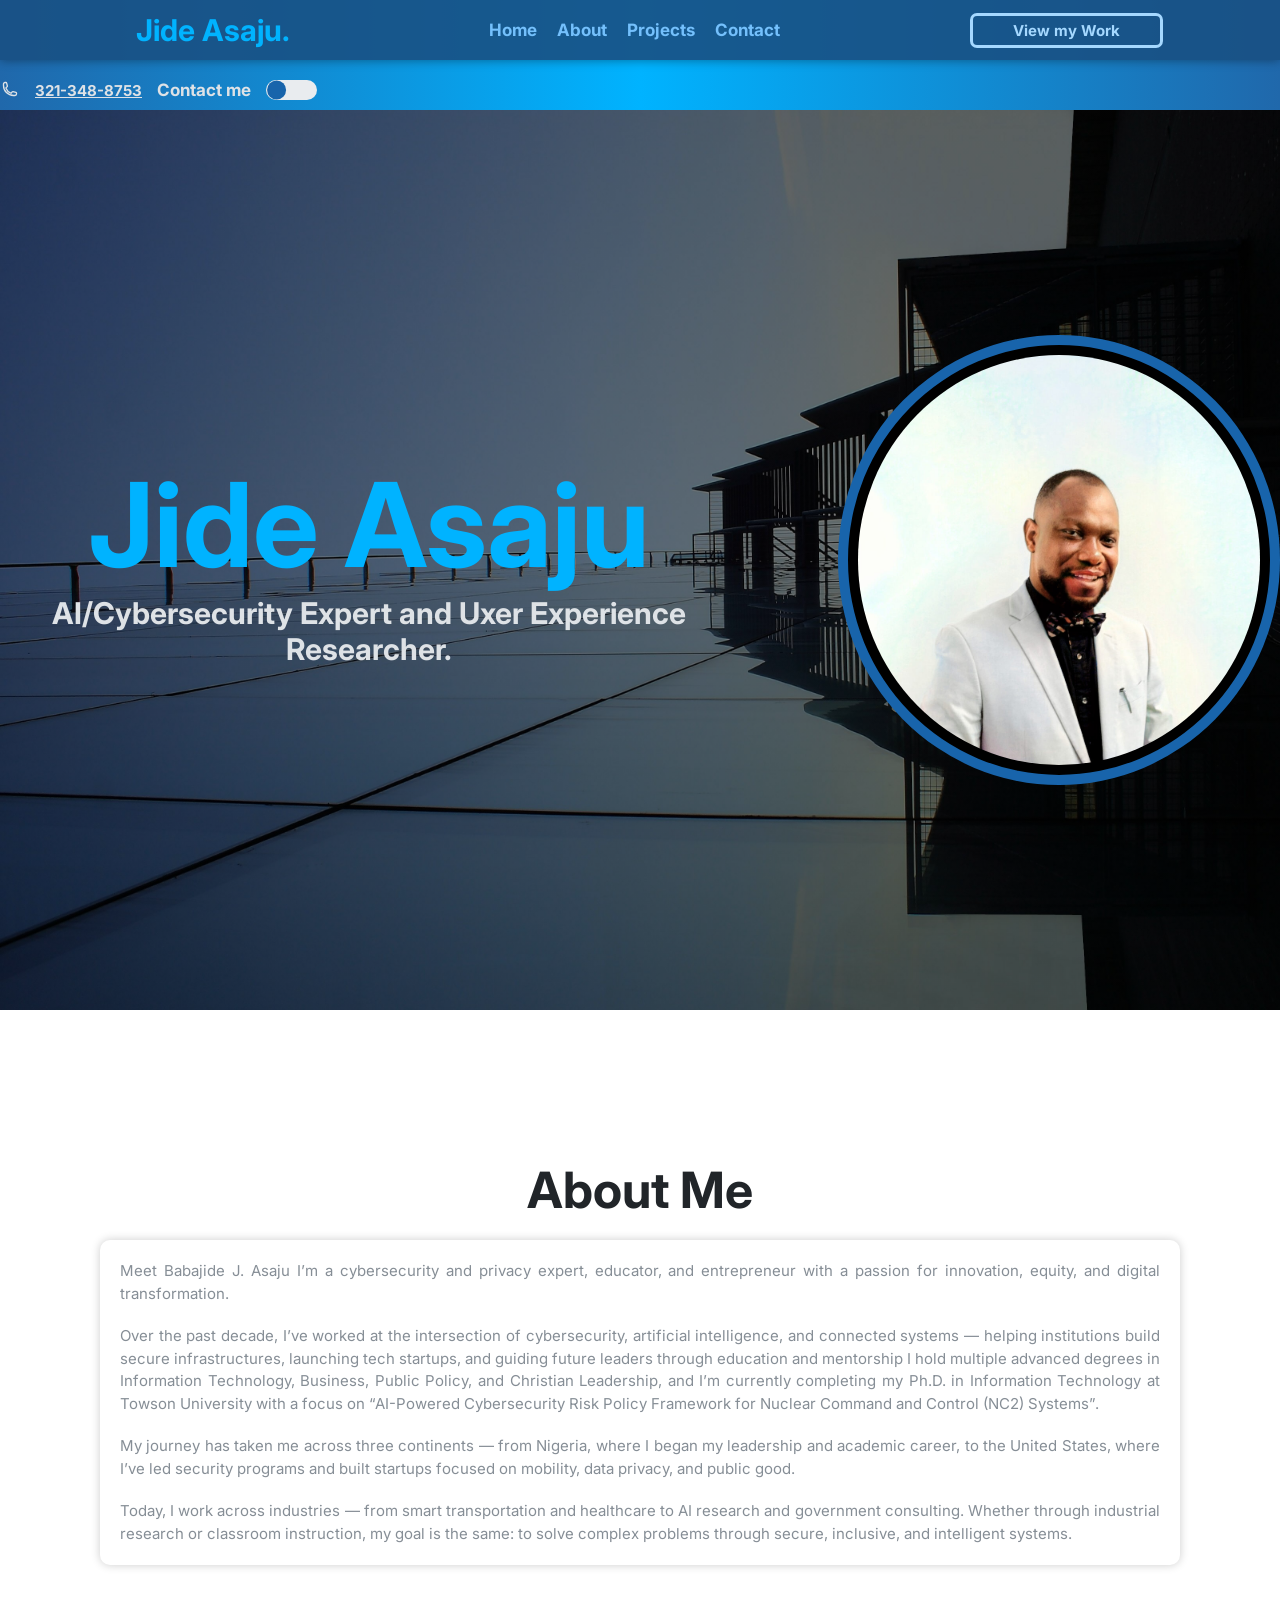
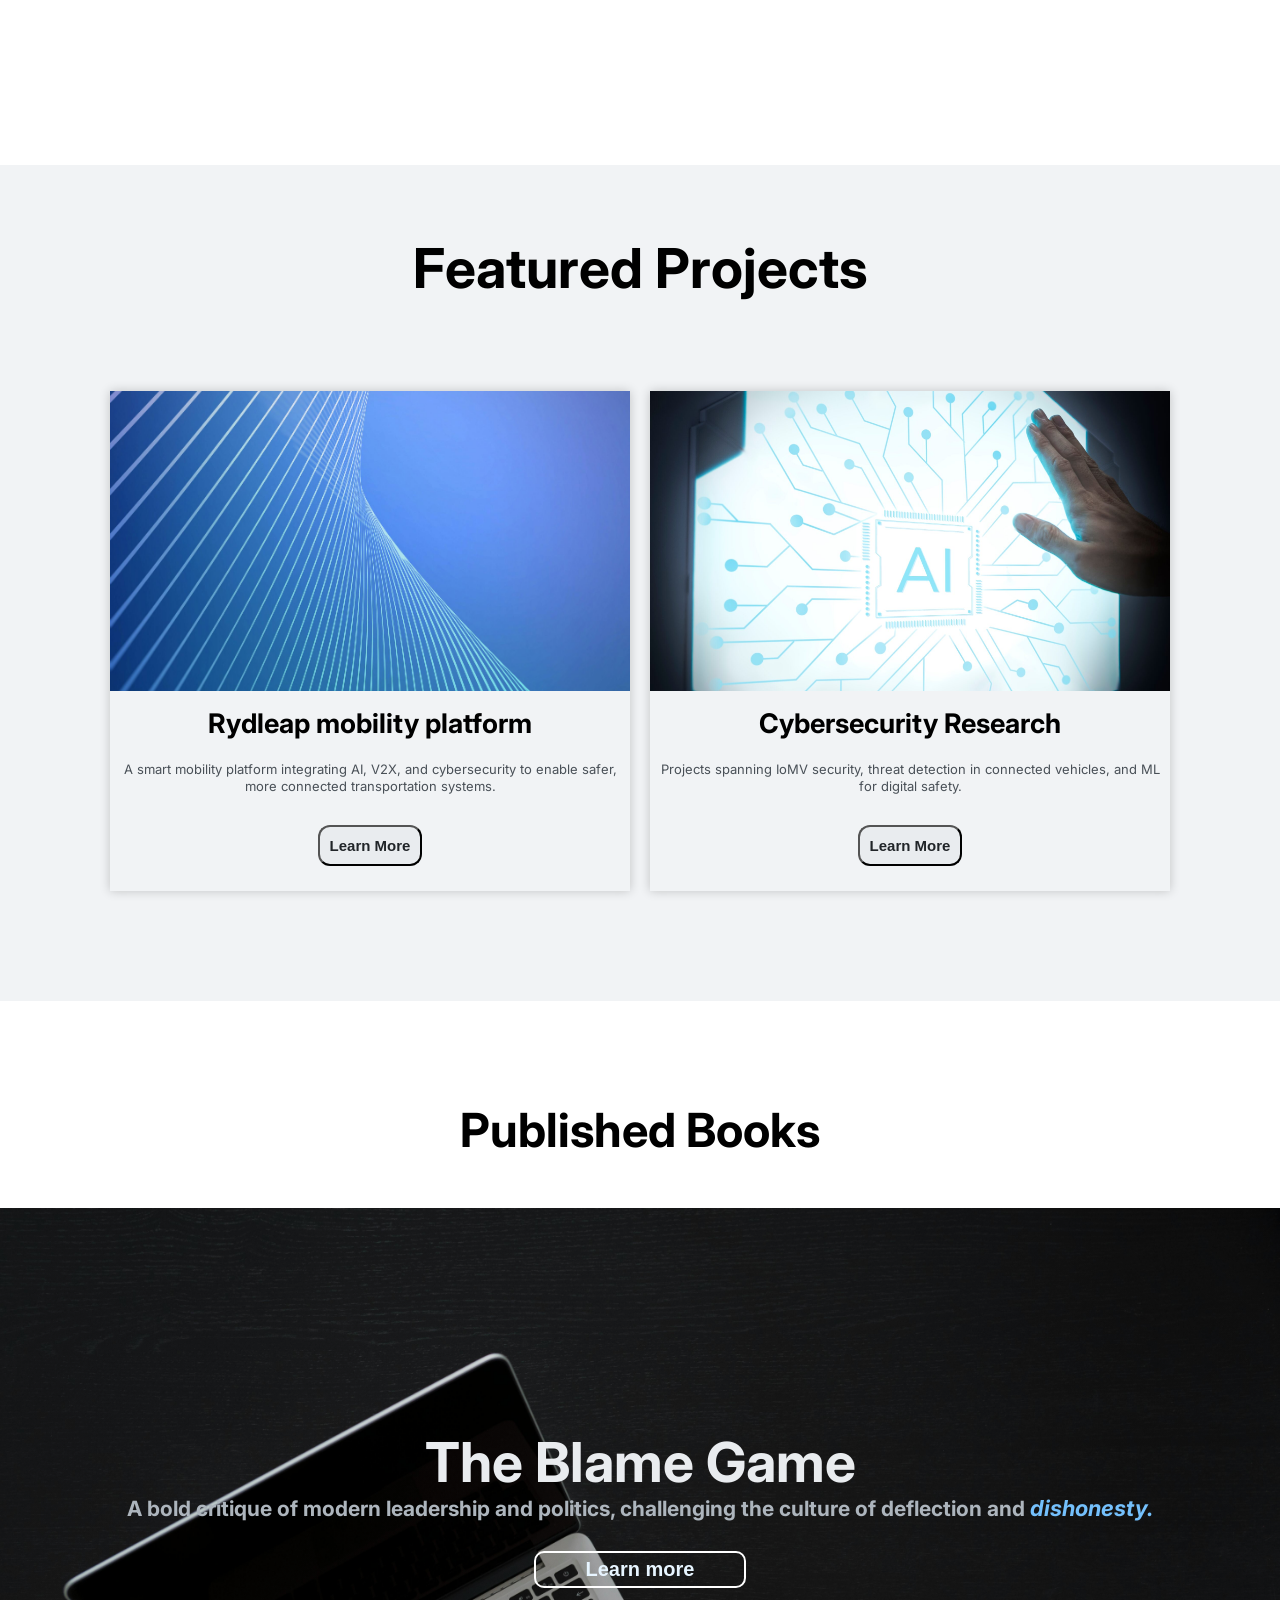
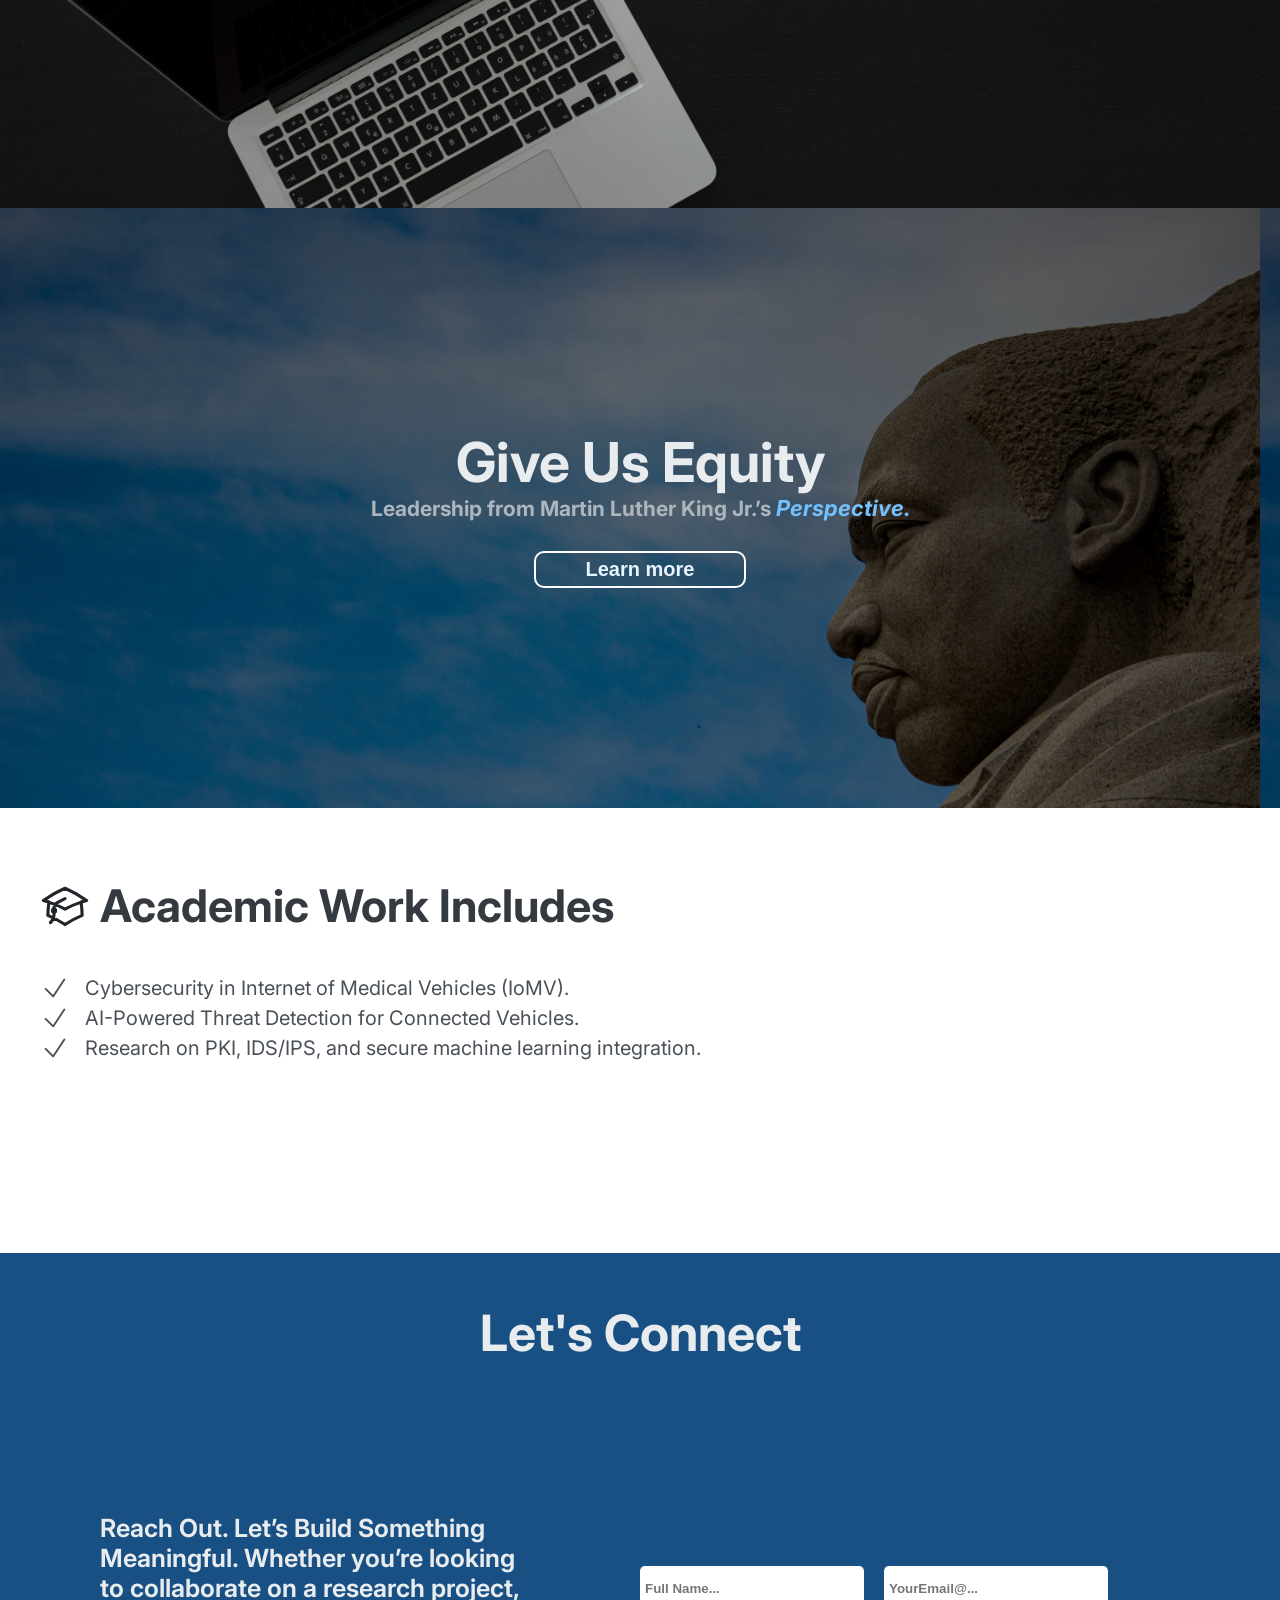
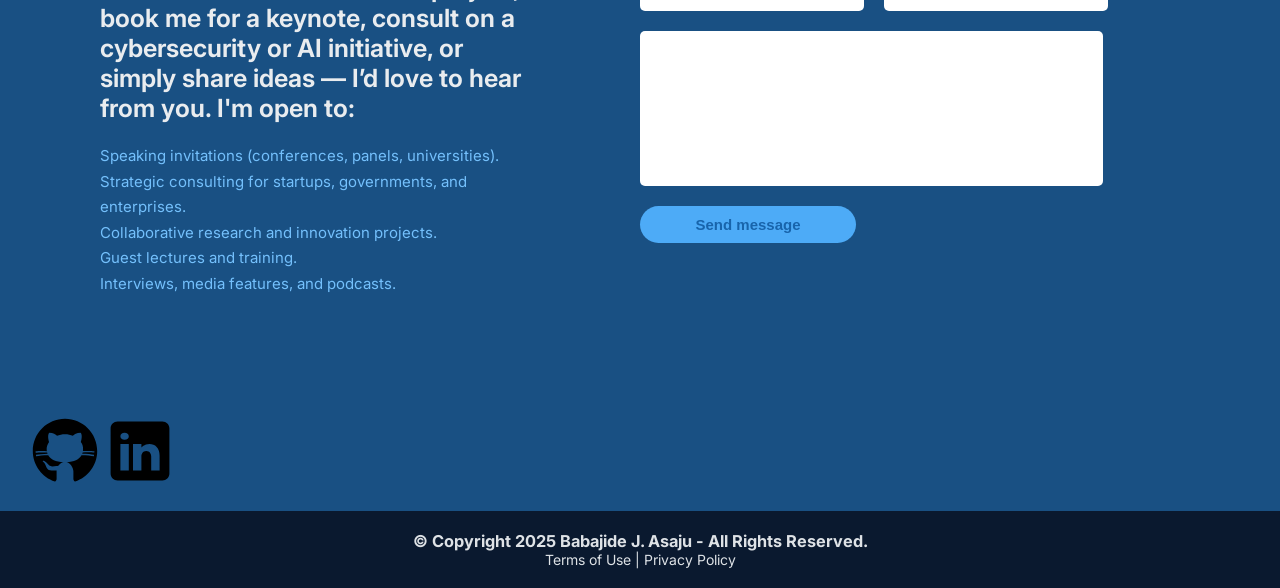
<file: index.html>
<!DOCTYPE html>
<html lang="en">
<head>
    <meta charset="UTF-8">
    <meta name="viewport" content="width=device-width, initial-scale=1.0">
    <title>Jide Asaju - Cybersecurity Researcher & Data Scientist</title>
    <link rel="icon" href="Portafolio Image Principal.jpg">
    <link href="index.css" rel="Stylesheet">
    <link href="queries.css" rel="Stylesheet">

    <link rel="preconnect" href="https://fonts.googleapis.com">
    <link rel="preconnect" href="https://fonts.gstatic.com" crossorigin>
    <link href="https://fonts.googleapis.com/css2?family=Inter:ital,opsz,wght@0,14..32,100..900;1,14..32,100..900&family=Merriweather:ital,opsz,wght@0,18..144,300..900;1,18..144,300..900&family=Montserrat:ital,wght@0,100..900;1,100..900&family=Pacifico&family=Rubik:ital,wght@0,300..900;1,300..900&display=swap" rel="stylesheet">
</head>
<body class="fondo-claro">
    <div class="container">
        <nav>

            <!-----LOGO----->
            <h1 class="brand-logo"><a href="#">Jide Asaju.</a></h1>
            
            <!----NAV MENU---->
            <div class="nav-menu-box">
             <ul>
                <li><a href="index.html">Home</li>
                <li><a href="about.html">About</li>
                <li><a href="projects.html">Projects</li>
                <li><a href="contact.html">Contact</li>
             </ul>    
            </div>

            <div>
             <button id="projects-html" class="nav-button">View my Work</button>
            </div>
        </nav>

        <div class="icon-number-box">
          <svg xmlns="http://www.w3.org/2000/svg" fill="none" viewBox="0 0 24 24" stroke-width="1.5" stroke="currentColor" class="icon">
            <path stroke-linecap="round" stroke-linejoin="round" d="M2.25 6.75c0 8.284 6.716 15 15 15h2.25a2.25 2.25 0 0 0 2.25-2.25v-1.372c0-.516-.351-.966-.852-1.091l-4.423-1.106c-.44-.11-.902.055-1.173.417l-.97 1.293c-.282.376-.769.542-1.21.38a12.035 12.035 0 0 1-7.143-7.143c-.162-.441.004-.928.38-1.21l1.293-.97c.363-.271.527-.734.417-1.173L6.963 3.102a1.125 1.125 0 0 0-1.091-.852H4.5A2.25 2.25 0 0 0 2.25 4.5v2.25Z" />
          </svg>
        
        <!----NAV 2 MENU---->
          <a class="contact-number"href="#">321-348-8753</a>
            <h3>Contact me</h3>
              <div id="interruptor">
                <button id="btn" class="btn"></button>
              </div>
        </div>

        <!----HEADER---->
        <header>
            <div class="header-text-box">
              <h2>Jide Asaju</h2>
                <h3>AI/Cybersecurity Expert and Uxer Experience Researcher.</h3>
            </div>

            <img class="perfil-img" src="Portafolio Image Principal.jpg" alt="perfil-image">
        </header>

        <!----ABOUT ME---->
        <div class="about-me">
            <h1 class="about-me-h1">About Me</h1>
               <p class="about-me-p">Meet Babajide J. Asaju I’m a cybersecurity and privacy expert, educator, and entrepreneur with a passion for innovation, equity, and digital transformation.<span class="line-break-about-me-p"></span>

               Over the past decade, I’ve worked at the intersection of cybersecurity, artificial intelligence, and connected systems — helping institutions build secure infrastructures, launching tech startups, and guiding future leaders through education and mentorship I hold multiple advanced degrees in Information Technology, Business, Public Policy, and Christian Leadership, and I’m currently completing my Ph.D. in Information Technology at Towson University with a focus on “AI-Powered Cybersecurity Risk Policy Framework for Nuclear Command and Control (NC2) Systems”.
               <span class="line-break-about-me-p"></span>

                My journey has taken me across three continents — from Nigeria, where I began my leadership and academic career, to the United States, where I’ve led security programs and built startups focused on mobility, data privacy, and public good.
                <span class="line-break-about-me-p"></span>
                
                Today, I work across industries — from smart transportation and healthcare to AI research and government consulting. Whether through industrial research or classroom instruction, my goal is the same: to solve complex problems through secure, inclusive, and intelligent systems.
              </p>
        </div>

        <!----SECTION----->
        <section>
             <h1 class="section-title">Featured Projects</h1>

             <div class="section-grid">
             <div class="section-card1">
            
               <img class="section-img1" src="pexels-sean-whang-25006-804269 (1).jpg" alt="app" loading="lazy">

            <div class="section-card-text">
              <h2 class="card-h2">Rydleap mobility platform</h2>
                <p class="card-p">A smart mobility platform integrating AI, V2X, and cybersecurity to enable safer, more connected transportation systems.</p>

            <div class="section-btn-box">
               <button class="learn-more"><a href="projects.html">Learn More</a></button>
            </div>
            </div>
            </div>

            <div class="section-card2">
              <img class="section-img2" src="IA section.jpg" alt="IA-photo" loading="lazy">

            <div class="section-card-text">
              <h2 class="card-h2">Cybersecurity Research</h2>
                <p class="card-p">Projects spanning IoMV security, threat detection in connected vehicles, and ML for digital safety.</p>

            <div class="section-btn-box">
                <button class="learn-more"><a href="projects.html">Learn More</a></button>
            </div>
            </div>
            </div>
            </div>
        </section>

        <!----BOOKS SECTION----> 
        <h1 class="books-section-title">Published Books</h1>

        <div class="books-section1">
           <div class="books-section-box">
            <h1 class="books-section-h1">The Blame Game</h1>
              <p class="books-section-p">A bold critique of modern leadership and politics, challenging the culture of deflection and <strong>dishonesty.</strong></p>
 
            <div class="books-section-btn-box">
               <button class="books-section-btn"><a href="projects.html">Learn more</a></button>
            </div>
            </div>
        </div>

        <div class="books-section2">
          <div class="books-section-box-2">
            <h1 class="books-section-h1-2">Give Us Equity</h1>
              <p class="books-section-p2">Leadership from Martin Luther King Jr.’s   
            <strong> Perspective. </strong></p>
 
            <div class="books-section-btn-box2">
              <button class="books-section-btn2"><a href="projects.html">Learn more</a></button>
            </div>
            </div>
        </div>

        <!-----ASIDE----->
        <aside>
            <div class="aside-flex">
                <svg xmlns="http://www.w3.org/2000/svg" fill="none" viewBox="0 0 24 24" stroke-width="1.5" stroke="currentColor" class="aside-icon">
                <path stroke-linecap="round" stroke-linejoin="round" d="M4.26 10.147a60.438 60.438 0 0 0-.491 6.347A48.62 48.62 0 0 1 12 20.904a48.62 48.62 0 0 1 8.232-4.41 60.46 60.46 0 0 0-.491-6.347m-15.482 0a50.636 50.636 0 0 0-2.658-.813A59.906 59.906 0 0 1 12 3.493a59.903 59.903 0 0 1 10.399 5.84c-.896.248-1.783.52-2.658.814m-15.482 0A50.717 50.717 0 0 1 12 13.489a50.702 50.702 0 0 1 7.74-3.342M6.75 15a.75.75 0 1 0 0-1.5.75.75 0 0 0 0 1.5Zm0 0v-3.675A55.378 55.378 0 0 1 12 8.443m-7.007 11.55A5.981 5.981 0 0 0 6.75 15.75v-1.5" />
                </svg> 
                 <h1 class="aside-h1">Academic Work Includes</h1>
            </div>

            <ul>
                <div class="academic-icon-flex">
                    <svg xmlns="http://www.w3.org/2000/svg" fill="none" viewBox="0 0 24 24" stroke-width="1.5" stroke="currentColor" class="academic-icon">
                        <path stroke-linecap="round" stroke-linejoin="round" d="m4.5 12.75 6 6 9-13.5" />
                      </svg>
                      
                    </svg>
                    <li>Cybersecurity in Internet of Medical Vehicles (IoMV).​</li>
                </div>

                <div class="academic-icon-flex">
                    <svg xmlns="http://www.w3.org/2000/svg" fill="none" viewBox="0 0 24 24" stroke-width="1.5" stroke="currentColor" class="academic-icon">
                        <path stroke-linecap="round" stroke-linejoin="round" d="m4.5 12.75 6 6 9-13.5" />
                      </svg>
                      
                    <li>AI-Powered Threat Detection for Connected Vehicles.</li>
                </div>

                <div class="academic-icon-flex">
                    <svg xmlns="http://www.w3.org/2000/svg" fill="none" viewBox="0 0 24 24" stroke-width="1.5" stroke="currentColor" class="academic-icon">
                        <path stroke-linecap="round" stroke-linejoin="round" d="m4.5 12.75 6 6 9-13.5" />
                      </svg>
                      
                    </svg>
                    <li>Research on PKI, IDS/IPS, and secure machine learning integration.</li>
                </div>
            </ul>
        </aside>

        <!-----CONNECT/CONTACT SECTION---->
        <div class="background-connect-section">
        <h1 class="lets-connect-text">Let's Connect</h1>
        <div class="connect-section">
            <div class="connect-section-text">
            <p>
                Reach Out. Let’s Build Something Meaningful. Whether you’re looking to collaborate on a research project, book me for a keynote, consult on a cybersecurity or AI initiative, or simply share ideas — I’d love to hear from you. I'm open to:
            </p>
            
            <ul>
                <li>Speaking invitations (conferences, panels, universities).</li>
                <li>Strategic consulting for startups, governments, and enterprises.</li>
                <li>Collaborative research and innovation projects.</li>
                <li> Guest lectures and training.</li>
                <li>Interviews, media features, and podcasts.</li>
            </ul>
            </div>
            
            <!----FORM SECTION---->
            <div class="input-section">
                        <label>
                         <input type="text" id="name" placeholder="Full Name..." required>
                        </label>

                        <label>
                         <input type="email" id="email" placeholder="YourEmail@..." required>
                        </label>

                        <label>
                         <input type="text" id="long-text" required>
                        </label>

                        <button id="send-message-btn">Send message</button>
            </div>
            
            
        </div>
        <a href="https://github.com/"><svg class="github-btn" xmlns="http://www.w3.org/2000/svg" x="0px" y="0px" width="100" height="100" viewBox="0 0 50 50">
          <path d="M17.791,46.836C18.502,46.53,19,45.823,19,45v-5.4c0-0.197,0.016-0.402,0.041-0.61C19.027,38.994,19.014,38.997,19,39 c0,0-3,0-3.6,0c-1.5,0-2.8-0.6-3.4-1.8c-0.7-1.3-1-3.5-2.8-4.7C8.9,32.3,9.1,32,9.7,32c0.6,0.1,1.9,0.9,2.7,2c0.9,1.1,1.8,2,3.4,2 c2.487,0,3.82-0.125,4.622-0.555C21.356,34.056,22.649,33,24,33v-0.025c-5.668-0.182-9.289-2.066-10.975-4.975 c-3.665,0.042-6.856,0.405-8.677,0.707c-0.058-0.327-0.108-0.656-0.151-0.987c1.797-0.296,4.843-0.647,8.345-0.714 c-0.112-0.276-0.209-0.559-0.291-0.849c-3.511-0.178-6.541-0.039-8.187,0.097c-0.02-0.332-0.047-0.663-0.051-0.999 c1.649-0.135,4.597-0.27,8.018-0.111c-0.079-0.5-0.13-1.011-0.13-1.543c0-1.7,0.6-3.5,1.7-5c-0.5-1.7-1.2-5.3,0.2-6.6 c2.7,0,4.6,1.3,5.5,2.1C21,13.4,22.9,13,25,13s4,0.4,5.6,1.1c0.9-0.8,2.8-2.1,5.5-2.1c1.5,1.4,0.7,5,0.2,6.6c1.1,1.5,1.7,3.2,1.6,5 c0,0.484-0.045,0.951-0.11,1.409c3.499-0.172,6.527-0.034,8.204,0.102c-0.002,0.337-0.033,0.666-0.051,0.999 c-1.671-0.138-4.775-0.28-8.359-0.089c-0.089,0.336-0.197,0.663-0.325,0.98c3.546,0.046,6.665,0.389,8.548,0.689 c-0.043,0.332-0.093,0.661-0.151,0.987c-1.912-0.306-5.171-0.664-8.879-0.682C35.112,30.873,31.557,32.75,26,32.969V33 c2.6,0,5,3.9,5,6.6V45c0,0.823,0.498,1.53,1.209,1.836C41.37,43.804,48,35.164,48,25C48,12.318,37.683,2,25,2S2,12.318,2,25 C2,35.164,8.63,43.804,17.791,46.836z"></path>
        </svg></a>
        
        <svg class="linkedin-btn" xmlns="http://www.w3.org/2000/svg" x="0px" y="0px" width="100" height="100" viewBox="0 0 50 50">
          <path d="M41,4H9C6.24,4,4,6.24,4,9v32c0,2.76,2.24,5,5,5h32c2.76,0,5-2.24,5-5V9C46,6.24,43.76,4,41,4z M17,20v19h-6V20H17z M11,14.47c0-1.4,1.2-2.47,3-2.47s2.93,1.07,3,2.47c0,1.4-1.12,2.53-3,2.53C12.2,17,11,15.87,11,14.47z M39,39h-6c0,0,0-9.26,0-10 c0-2-1-4-3.5-4.04h-0.08C27,24.96,26,27.02,26,29c0,0.91,0,10,0,10h-6V20h6v2.56c0,0,1.93-2.56,5.81-2.56 c3.97,0,7.19,2.73,7.19,8.26V39z"></path>
        </svg>
    </div>
    
    <!----FOOTER---->
    <footer class="copyright">
        <h3>© Copyright 2025 Babajide J. Asaju - All Rights Reserved.</h3>
        <p>Terms of Use  |  Privacy Policy</p>
    </footer>
    </div>
    
    <script src="index.js" defer></script>
</body>
</html>
</file>
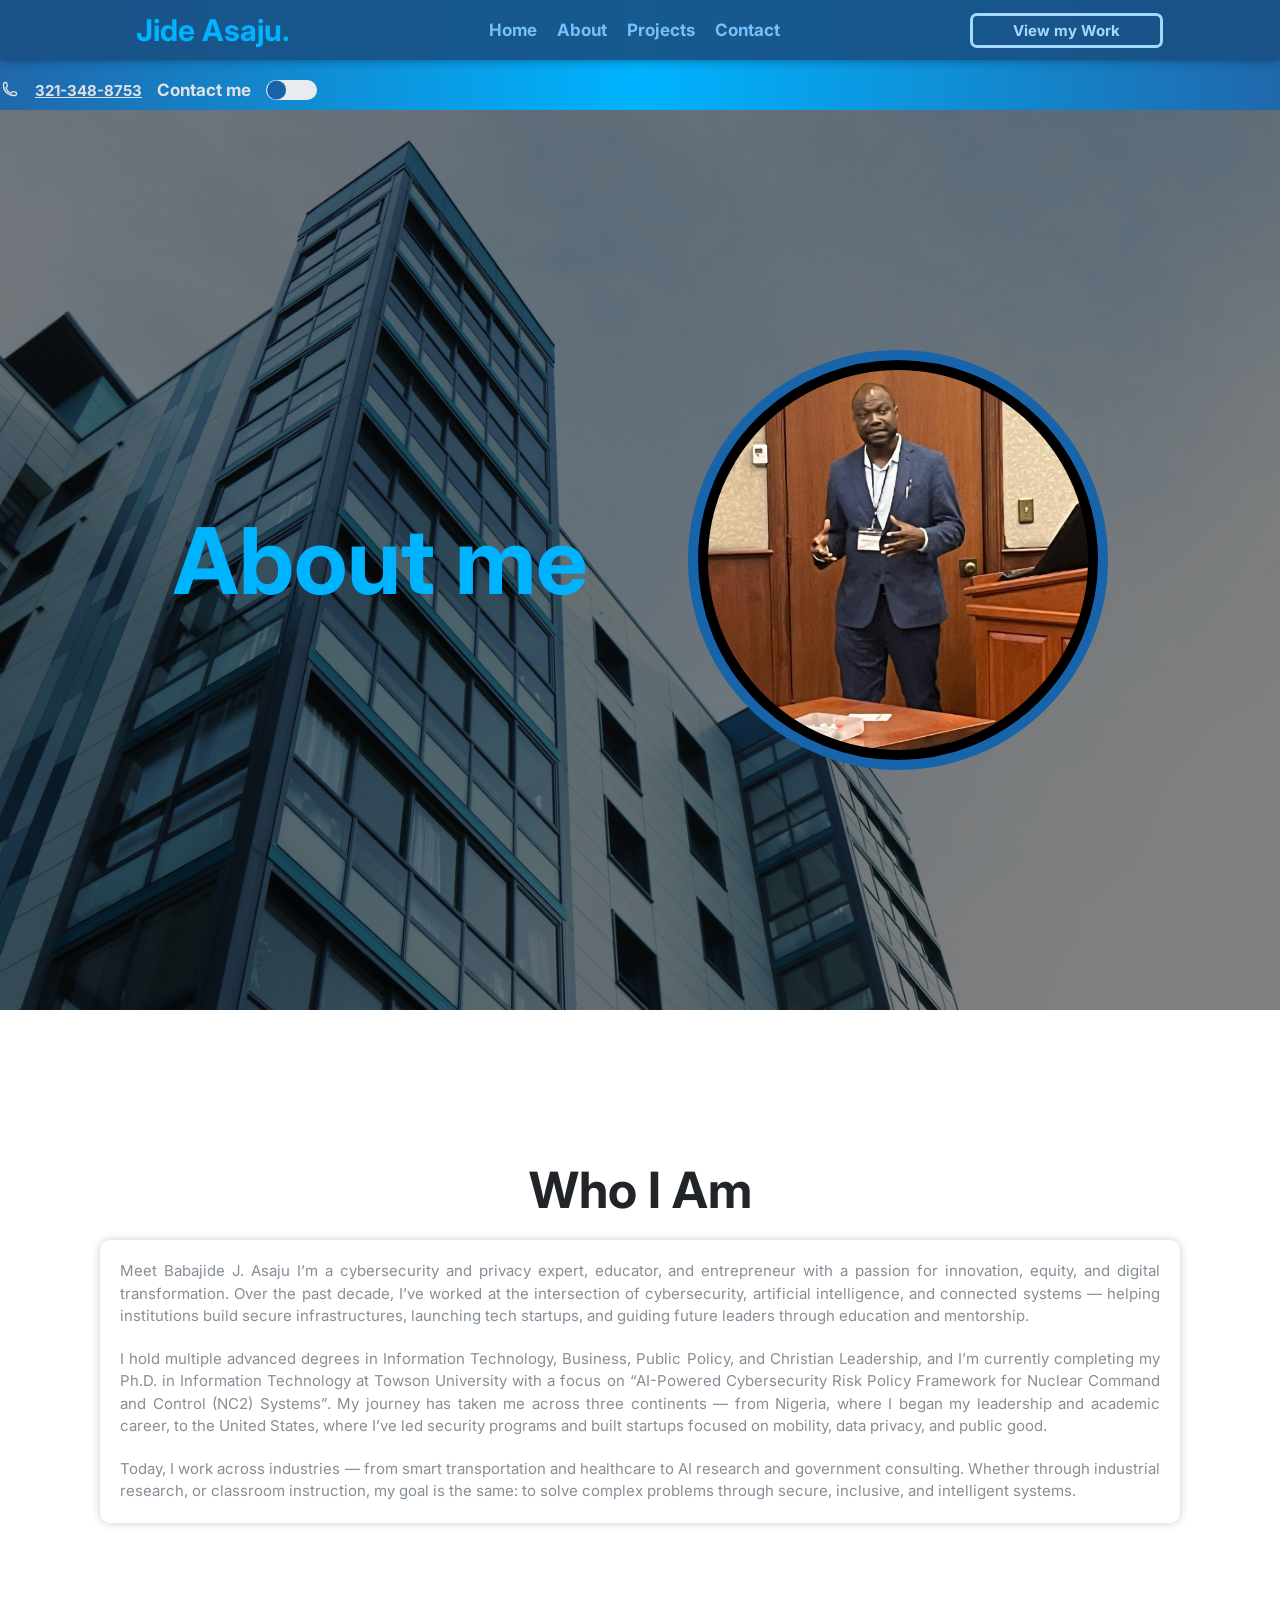
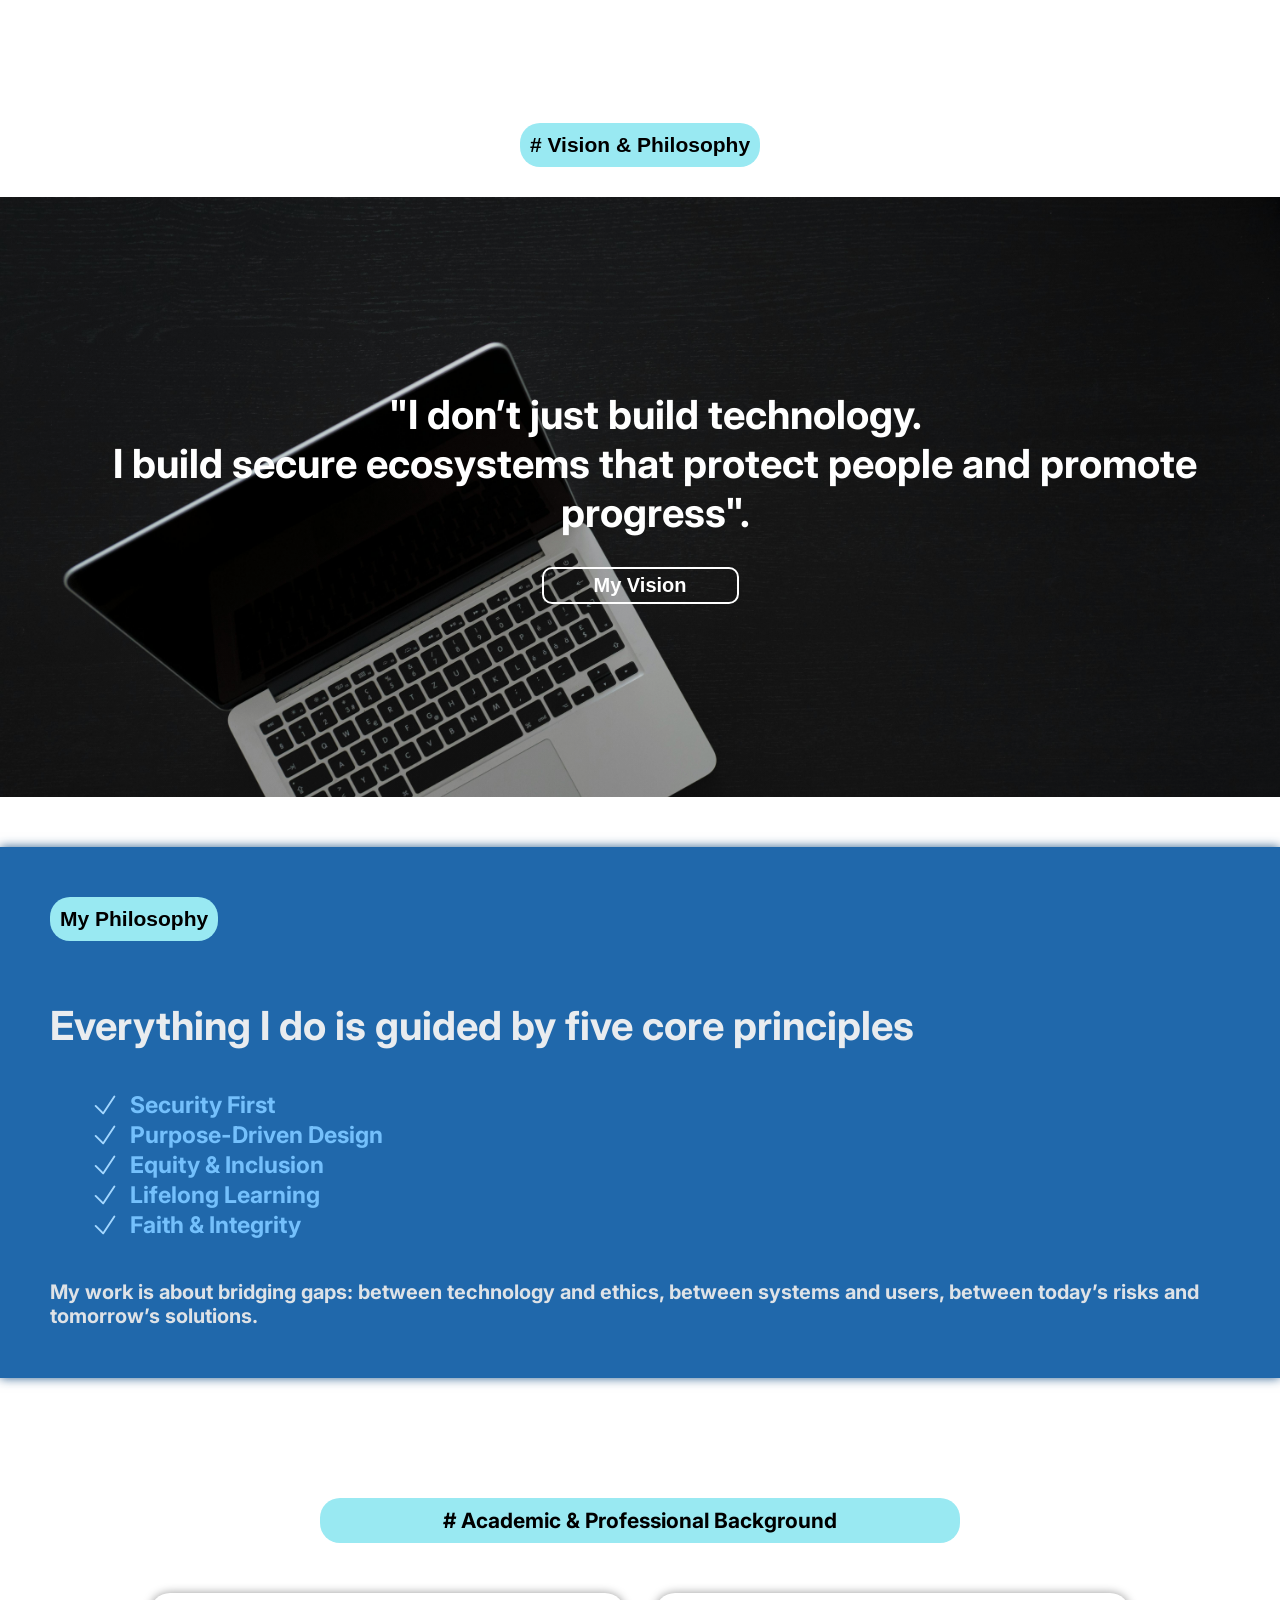
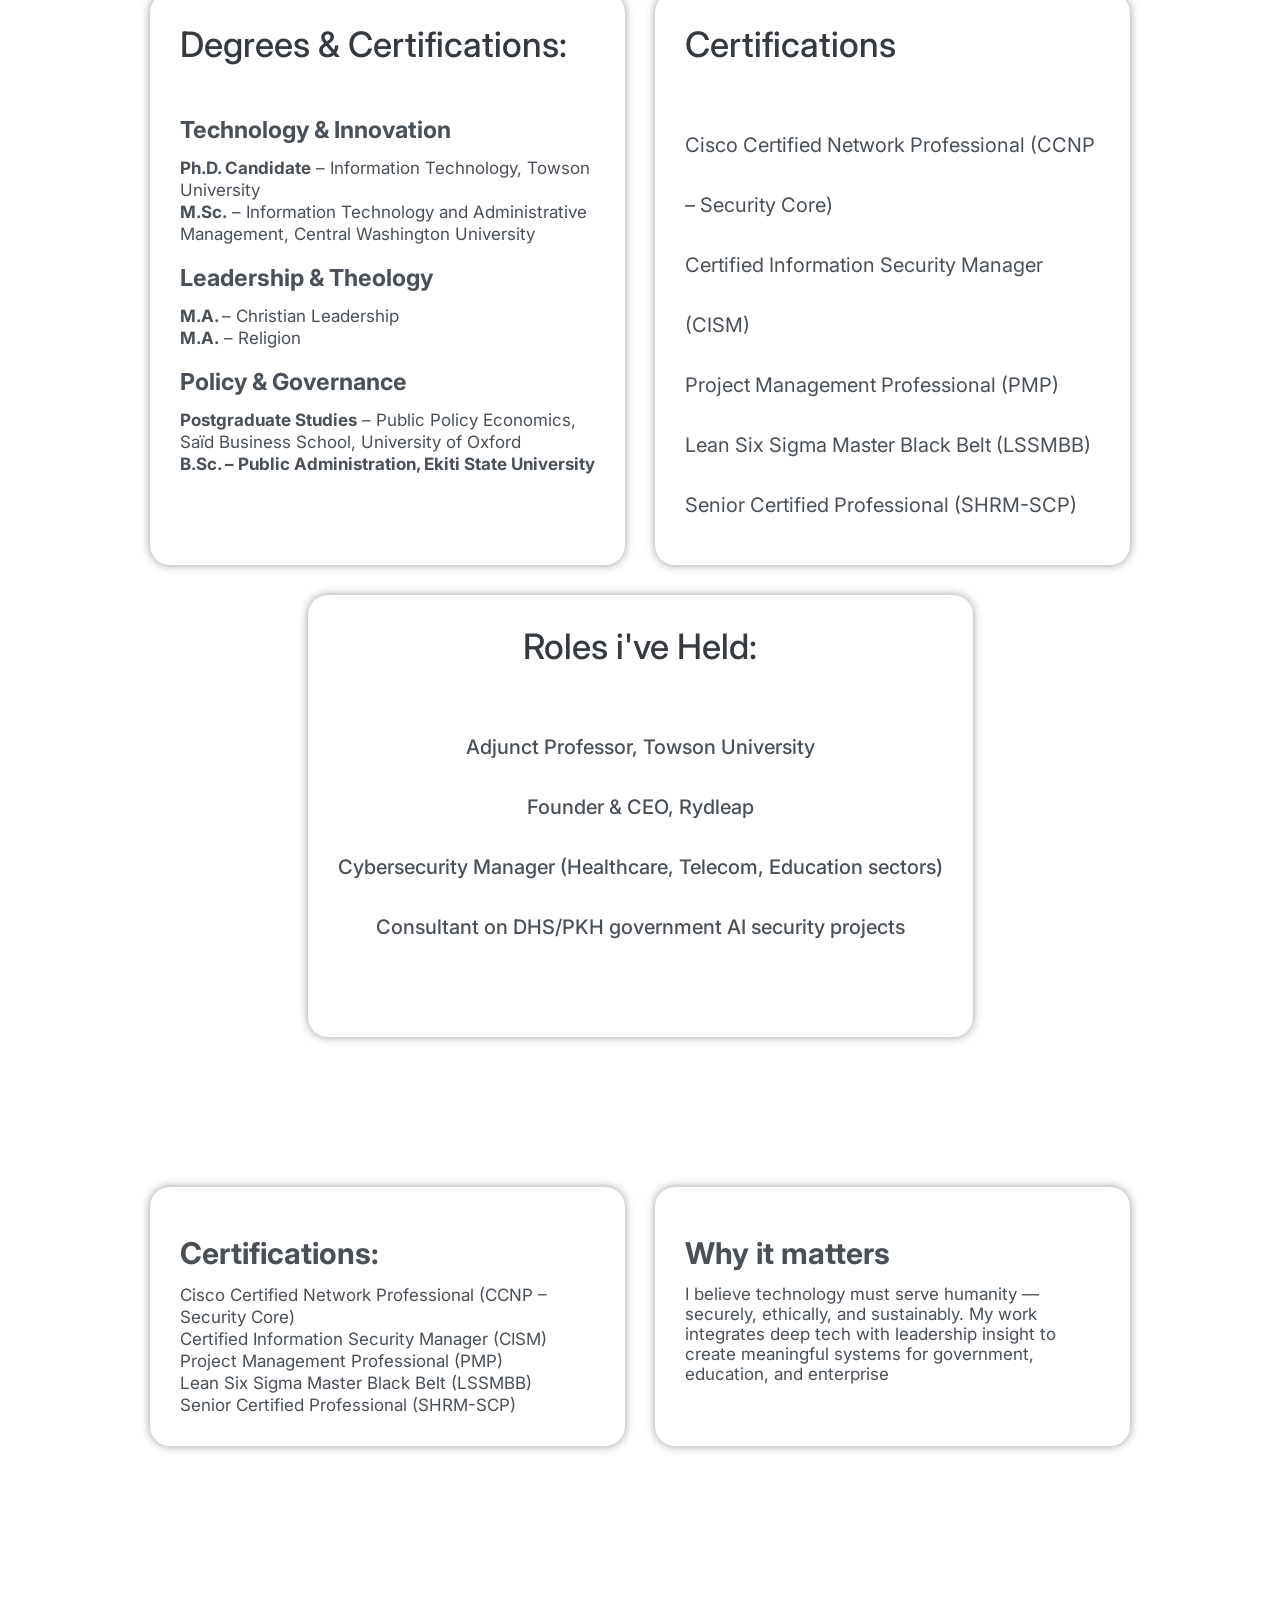
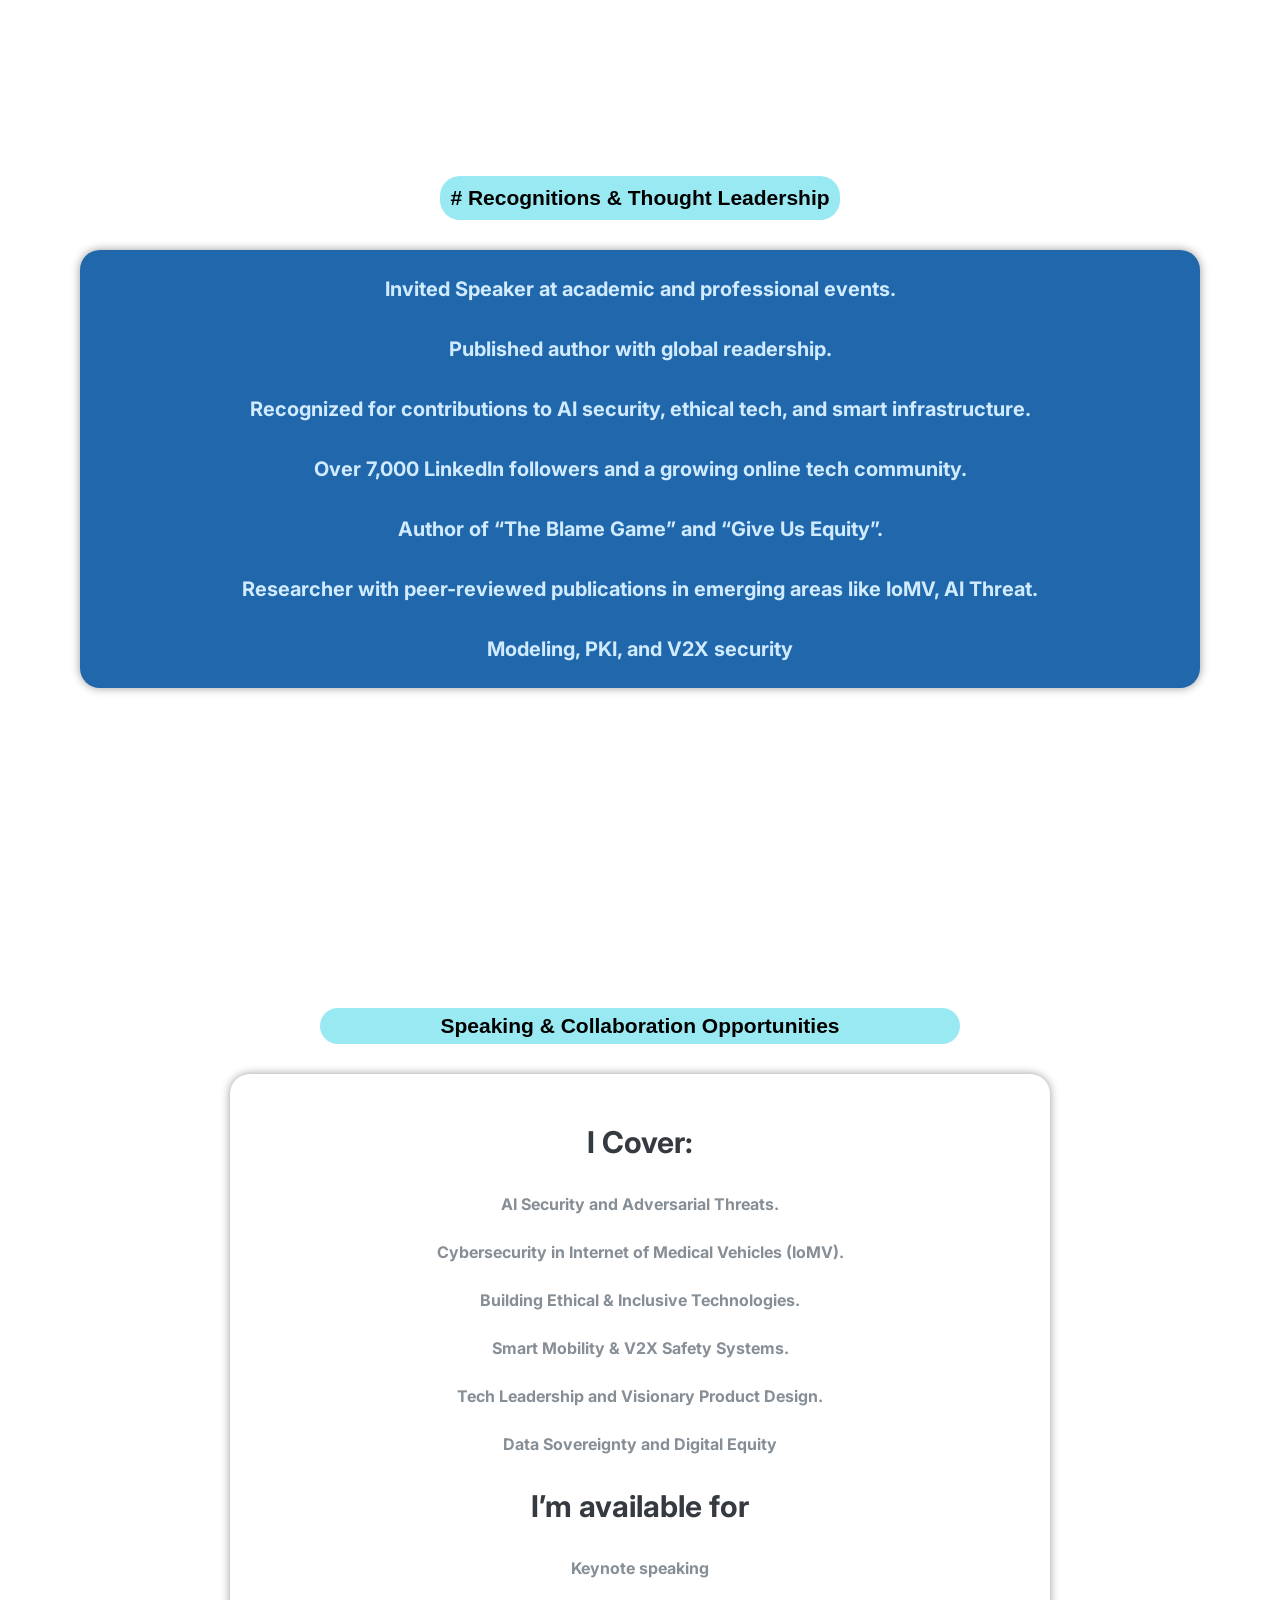
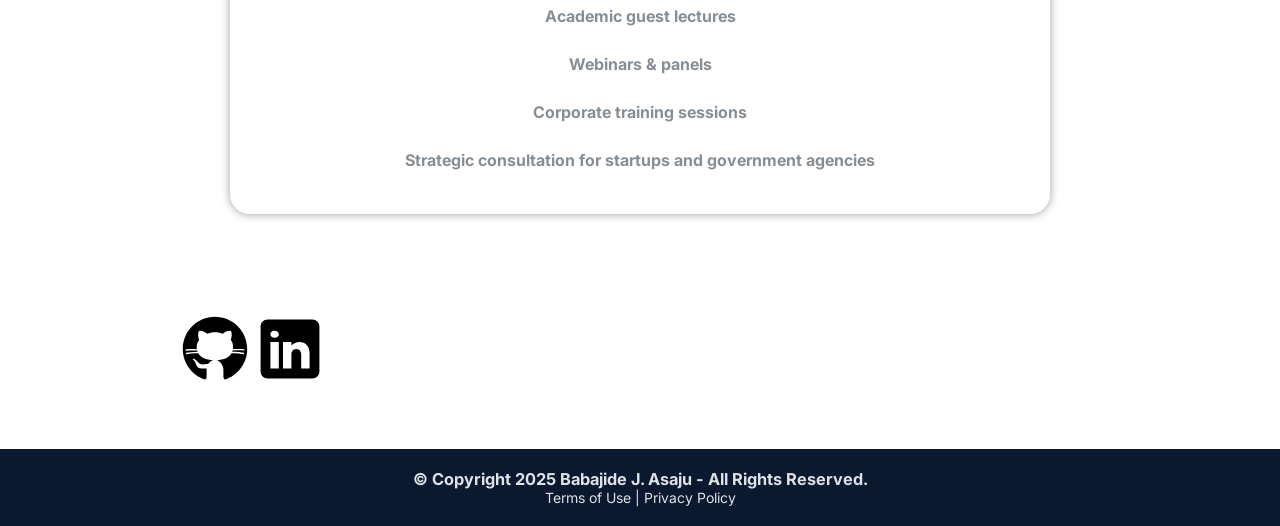
<file: about.html>
<!DOCTYPE html>
<html lang="en">
<head>
    <meta charset="UTF-8">
    <meta name="viewport" content="width=device-width, initial-scale=1.0">
    <title>Jide Asaju - About</title>
    <link rel="icon" type="image/x-icon" href="Portafolio Image Principal.jpg">
    <link href="index.css" rel="Stylesheet">
    <link href="queries.css" rel="Stylesheet">

    <link rel="preconnect" href="https://fonts.googleapis.com">
    <link rel="preconnect" href="https://fonts.gstatic.com" crossorigin>
    <link href="https://fonts.googleapis.com/css2?family=Inter:ital,opsz,wght@0,14..32,100..900;1,14..32,100..900&family=Merriweather:ital,opsz,wght@0,18..144,300..900;1,18..144,300..900&family=Montserrat:ital,wght@0,100..900;1,100..900&family=Pacifico&family=Rubik:ital,wght@0,300..900;1,300..900&display=swap" rel="stylesheet">
</head>
<body class="fondo-claro">
    <div class="container">
        <nav>
            <!----LOGO---->
            <h1 class="brand-logo"><a href="#">Jide Asaju.</a></h1>
            
            <!---NAVIGATION MENU--->
            <div class="nav-menu-box">
            <ul>
                <li><a href="index.html">Home</li>
                <li><a href="about.html">About</li>
                <li><a href="projects.html">Projects</li>
                <li><a href="contact.html">Contact</li>
            </ul>    
            </div>

            <div>
            <button id="projects-html" class="nav-button">View my Work</button>
            </div>
        </nav>

        <div class="icon-number-box">
        <svg xmlns="http://www.w3.org/2000/svg" fill="none" viewBox="0 0 24 24" stroke-width="1.5" stroke="currentColor" class="icon">
            <path stroke-linecap="round" stroke-linejoin="round" d="M2.25 6.75c0 8.284 6.716 15 15 15h2.25a2.25 2.25 0 0 0 2.25-2.25v-1.372c0-.516-.351-.966-.852-1.091l-4.423-1.106c-.44-.11-.902.055-1.173.417l-.97 1.293c-.282.376-.769.542-1.21.38a12.035 12.035 0 0 1-7.143-7.143c-.162-.441.004-.928.38-1.21l1.293-.97c.363-.271.527-.734.417-1.173L6.963 3.102a1.125 1.125 0 0 0-1.091-.852H4.5A2.25 2.25 0 0 0 2.25 4.5v2.25Z" />
          </svg>
          
          <!----NAVOGATION 2 MENU---->
          <a class="contact-number"href="#">321-348-8753</a>
          <h3>Contact me</h3>
          <div id="interruptor">
          <button id="btn" class="btn"></button>
          </div>
        </div>

        <!---HEADER--->
        <header class="about-header">
            <div class="header-text-box">
            <h2>About me</h2>
            </div>

            <img class="perfil-img-about" src="about-header-background.jpg" alt="perfil-image">
        </header>

        <!---WHO I AM--->
        <div class="about-me">
            <h1 class="about-me-h1">Who I Am</h1>
            <p class="about-me-p">Meet Babajide J. Asaju
                I’m a cybersecurity and privacy expert, educator, and entrepreneur with a passion for innovation, equity, and digital transformation. Over the past decade, I’ve worked at the intersection of cybersecurity, artificial intelligence, and connected systems — helping institutions build secure infrastructures, launching tech startups, and guiding future leaders through education and mentorship.
                <span class="line-break-about-me-p"></span>
            
                I hold multiple advanced degrees in Information Technology, Business, Public Policy, and Christian Leadership, and I’m currently completing my Ph.D. in Information Technology at Towson University with a focus on “AI-Powered Cybersecurity Risk Policy Framework for Nuclear Command and Control (NC2) Systems”. My journey has taken me across three continents — from Nigeria, where I began my leadership and academic career, to the United States, where I’ve led security programs and built startups focused on mobility, data privacy, and public good.
                <span class="line-break-about-me-p"></span>

Today, I work across industries — from smart transportation and healthcare to AI research and government consulting. Whether through industrial research, or classroom instruction, my goal is the same: to solve complex problems through secure, inclusive, and intelligent systems.
            </p>
        </div>

        <!---SECTION--->
            <div class="section-about-btn-box">
            <button class="section-title-about-btn"># Vision & Philosophy</button>
            </div>

        <div class="books-section1">
            <div class="books-section-box">
            <p class="books-section-p-about">"I don’t just build technology.<br> I build secure ecosystems
            that protect people and promote progress".</p>
 
            <div class="books-section-btn-box">
            <button class="books-section-btn">My Vision</button>
            </div>
            </div>
        </div>

        <!---ASIDE--->
        <aside class="about-section">
            <button class="section-button">My Philosophy</button>
            <h1 class="aside-h1-about">Everything I do is guided by five core principles</h1>

            <ul>
                <div class="academic-icon-flex-about">
                    <svg xmlns="http://www.w3.org/2000/svg" fill="none" viewBox="0 0 24 24" stroke-width="1.5" stroke="currentColor" class="academic-icon-about">
                        <path stroke-linecap="round" stroke-linejoin="round" d="m4.5 12.75 6 6 9-13.5" />
                      </svg>
                      
                    </svg>
                    <li>Security First​</li>
                </div>

                <div class="academic-icon-flex-about">
                    <svg xmlns="http://www.w3.org/2000/svg" fill="none" viewBox="0 0 24 24" stroke-width="1.5" stroke="currentColor" class="academic-icon-about">
                        <path stroke-linecap="round" stroke-linejoin="round" d="m4.5 12.75 6 6 9-13.5" />
                      </svg>
                      
                    <li>Purpose-Driven Design</li>
                </div>

                <div class="academic-icon-flex-about">
                    <svg xmlns="http://www.w3.org/2000/svg" fill="none" viewBox="0 0 24 24" stroke-width="1.5" stroke="currentColor" class="academic-icon-about">
                        <path stroke-linecap="round" stroke-linejoin="round" d="m4.5 12.75 6 6 9-13.5" />
                      </svg>
                      
                    </svg>
                    <li>Equity & Inclusion</li>
                </div>

                <div class="academic-icon-flex-about">
                    <svg xmlns="http://www.w3.org/2000/svg" fill="none" viewBox="0 0 24 24" stroke-width="1.5" stroke="currentColor" class="academic-icon-about">
                        <path stroke-linecap="round" stroke-linejoin="round" d="m4.5 12.75 6 6 9-13.5" />
                      </svg>
                      
                    </svg>
                    <li>Lifelong Learning</li>
                </div>

                <div class="academic-icon-flex-about">
                    <svg xmlns="http://www.w3.org/2000/svg" fill="none" viewBox="0 0 24 24" stroke-width="1.5" stroke="currentColor" class="academic-icon-about">
                        <path stroke-linecap="round" stroke-linejoin="round" d="m4.5 12.75 6 6 9-13.5" />
                      </svg>
                      
                    </svg>
                    <li>Faith & Integrity</li>
                </div>
            </ul>

            <h4 class="aside-about-h4">My work is about bridging gaps: between technology and ethics, between systems and users, between today’s risks and tomorrow’s solutions.</h4>
        </aside>

        <!---CERTIFICATIONS SECTION--->
        <div class="certifications-btn-box">
        <h4 class="certifications-title-btn"># Academic & Professional Background</h4>
        </div>
        <div class="certifications-grid">
            <div class="certification-card-1">
            <h2>Degrees & Certifications:</h2>
            <h3>Technology & Innovation</h3>

            <ul>
                <li>
                <strong>Ph.D. Candidate</strong> – Information Technology, Towson University
                </li>

                <li>
                 <strong>M.Sc.</strong> – Information Technology and Administrative Management, Central Washington University
                </li>
            </ul>

        <h3>Leadership & Theology</h3>

        <ul>
            <li><strong>M.A. </strong>– Christian Leadership</li>
        </ul>

        <ul>
            <li><strong>M.A.</strong> – Religion</li>
        </ul>

        
        <h3>Policy & Governance</h3>

        <ul>
            <li><strong>Postgraduate Studies</strong> – Public Policy Economics, Saïd Business School, University of Oxford</li>
        </ul>

        <ul>
            <li><strong>B.Sc. – Public Administration, Ekiti State University</strong></li>
        </ul>
            </div>

<div class="certification-card-2">
    <h3>Certifications</h3>
    <ul>
        <li>Cisco Certified Network Professional (CCNP – Security Core)</li>
        <li>Certified Information Security Manager (CISM)</li>
        <li>Project Management Professional (PMP)</li>
        <li>Lean Six Sigma Master Black Belt (LSSMBB)</li>
        <li>Senior Certified Professional (SHRM-SCP)</li>
    </ul>
</div>
        </div>
        
<div class="certification-card-3-box">   
<div class="certification-card-3">
    <h3>Roles i've Held:<h3>
    <ul>
        <li>Adjunct Professor, Towson University</li>
        <li>Founder & CEO, Rydleap</li>
        <li>Cybersecurity Manager (Healthcare, Telecom, Education sectors)</li>
        <li>Consultant on DHS/PKH government AI security projects</li>
    </ul>
</div>
</div>

<div class="certifications-grid-4">
    <div class="certification-card-4">
        <h3>Certifications:</h3>
        <ul>
            <li>Cisco Certified Network Professional (CCNP – Security Core)</li>
            <li>Certified Information Security Manager (CISM)</li>
            <li>Project Management Professional (PMP)</li>
            <li>Lean Six Sigma Master Black Belt (LSSMBB)</li>
            <li>Senior Certified Professional (SHRM-SCP)</li>
        </ul>
    </div>

        <div class="certification-card-5">
        <h3>Why it matters</h3>
        <p>
            I believe technology must serve humanity — securely, ethically, and sustainably. My work integrates deep tech with leadership insight to create meaningful systems for government, education, and enterprise
        </p>
        </div>
</div>

<!---RECOGNITIONS SECTION--->
<div class="button-recognitions-box">
<button class="button-recognitions"># Recognitions & Thought Leadership</button>
</div>
    <div class="recognitions-section">
    <ul>
        <li>Invited Speaker at academic and professional events.</li>
        <li>Published author with global readership.</li>
        <li>Recognized for contributions to AI security, ethical tech, and smart infrastructure.</li>
        <li>Over 7,000 LinkedIn followers and a growing online tech community.</li>
        <li>Author of “The Blame Game” and “Give Us Equity”.</li>
        <li>Researcher with peer-reviewed publications in emerging areas like IoMV, AI Threat.</li><li>Modeling, PKI, and V2X security</li>
    </div>

    <div class="button-recognitions-box-2">
        <button class="button-recognitions-2">Speaking & Collaboration Opportunities</button>
        </div>
        <div class="recognitions-section-2-box">
            <div class="recognitions-section-2">
                
                <!--I COVER BOX-->
                <div class="i-cover-box">
                <h1>I Cover:</h1>
            <ul>
                <li>AI Security and Adversarial Threats.</li>
                <li>Cybersecurity in Internet of Medical Vehicles (IoMV).</li>
                <li>Building Ethical & Inclusive Technologies.</li>
                <li>Smart Mobility & V2X Safety Systems.</li>
                <li>Tech Leadership and Visionary Product Design.</li>
                <li>Data Sovereignty and Digital Equity</li>
            </ul>
                </div>

            <!---AVAIBLE FOR BOX--->
            <div class="im-avaible-box">
            <h1>I’m available for</h1>
            
            <ul>
                <li>Keynote speaking</li>
                <li>Academic guest lectures</li>
                <li>Webinars & panels</li>
                <li>Corporate training sessions</li>
                <li>Strategic consultation for startups and government agencies</li>
            </ul>
            </div>
        </div>
        <a href="https://github.com/"><svg class="github-btn" xmlns="http://www.w3.org/2000/svg" x="0px" y="0px" width="100" height="100" viewBox="0 0 50 50">
            <path d="M17.791,46.836C18.502,46.53,19,45.823,19,45v-5.4c0-0.197,0.016-0.402,0.041-0.61C19.027,38.994,19.014,38.997,19,39 c0,0-3,0-3.6,0c-1.5,0-2.8-0.6-3.4-1.8c-0.7-1.3-1-3.5-2.8-4.7C8.9,32.3,9.1,32,9.7,32c0.6,0.1,1.9,0.9,2.7,2c0.9,1.1,1.8,2,3.4,2 c2.487,0,3.82-0.125,4.622-0.555C21.356,34.056,22.649,33,24,33v-0.025c-5.668-0.182-9.289-2.066-10.975-4.975 c-3.665,0.042-6.856,0.405-8.677,0.707c-0.058-0.327-0.108-0.656-0.151-0.987c1.797-0.296,4.843-0.647,8.345-0.714 c-0.112-0.276-0.209-0.559-0.291-0.849c-3.511-0.178-6.541-0.039-8.187,0.097c-0.02-0.332-0.047-0.663-0.051-0.999 c1.649-0.135,4.597-0.27,8.018-0.111c-0.079-0.5-0.13-1.011-0.13-1.543c0-1.7,0.6-3.5,1.7-5c-0.5-1.7-1.2-5.3,0.2-6.6 c2.7,0,4.6,1.3,5.5,2.1C21,13.4,22.9,13,25,13s4,0.4,5.6,1.1c0.9-0.8,2.8-2.1,5.5-2.1c1.5,1.4,0.7,5,0.2,6.6c1.1,1.5,1.7,3.2,1.6,5 c0,0.484-0.045,0.951-0.11,1.409c3.499-0.172,6.527-0.034,8.204,0.102c-0.002,0.337-0.033,0.666-0.051,0.999 c-1.671-0.138-4.775-0.28-8.359-0.089c-0.089,0.336-0.197,0.663-0.325,0.98c3.546,0.046,6.665,0.389,8.548,0.689 c-0.043,0.332-0.093,0.661-0.151,0.987c-1.912-0.306-5.171-0.664-8.879-0.682C35.112,30.873,31.557,32.75,26,32.969V33 c2.6,0,5,3.9,5,6.6V45c0,0.823,0.498,1.53,1.209,1.836C41.37,43.804,48,35.164,48,25C48,12.318,37.683,2,25,2S2,12.318,2,25 C2,35.164,8.63,43.804,17.791,46.836z"></path>
          </svg></a>
          
          <svg class="linkedin-btn" xmlns="http://www.w3.org/2000/svg" x="0px" y="0px" width="100" height="100" viewBox="0 0 50 50">
            <path d="M41,4H9C6.24,4,4,6.24,4,9v32c0,2.76,2.24,5,5,5h32c2.76,0,5-2.24,5-5V9C46,6.24,43.76,4,41,4z M17,20v19h-6V20H17z M11,14.47c0-1.4,1.2-2.47,3-2.47s2.93,1.07,3,2.47c0,1.4-1.12,2.53-3,2.53C12.2,17,11,15.87,11,14.47z M39,39h-6c0,0,0-9.26,0-10 c0-2-1-4-3.5-4.04h-0.08C27,24.96,26,27.02,26,29c0,0.91,0,10,0,10h-6V20h6v2.56c0,0,1.93-2.56,5.81-2.56 c3.97,0,7.19,2.73,7.19,8.26V39z"></path>
          </svg>
        </div>

    <!---FOOTER--->
    <footer class="copyright">
        <h3>© Copyright 2025 Babajide J. Asaju - All Rights Reserved.</h3>
        <p>Terms of Use  |  Privacy Policy</p>
    </footer>
    </div>
    
    <script src="index.js" defer></script>
</body>
</html>
</file>
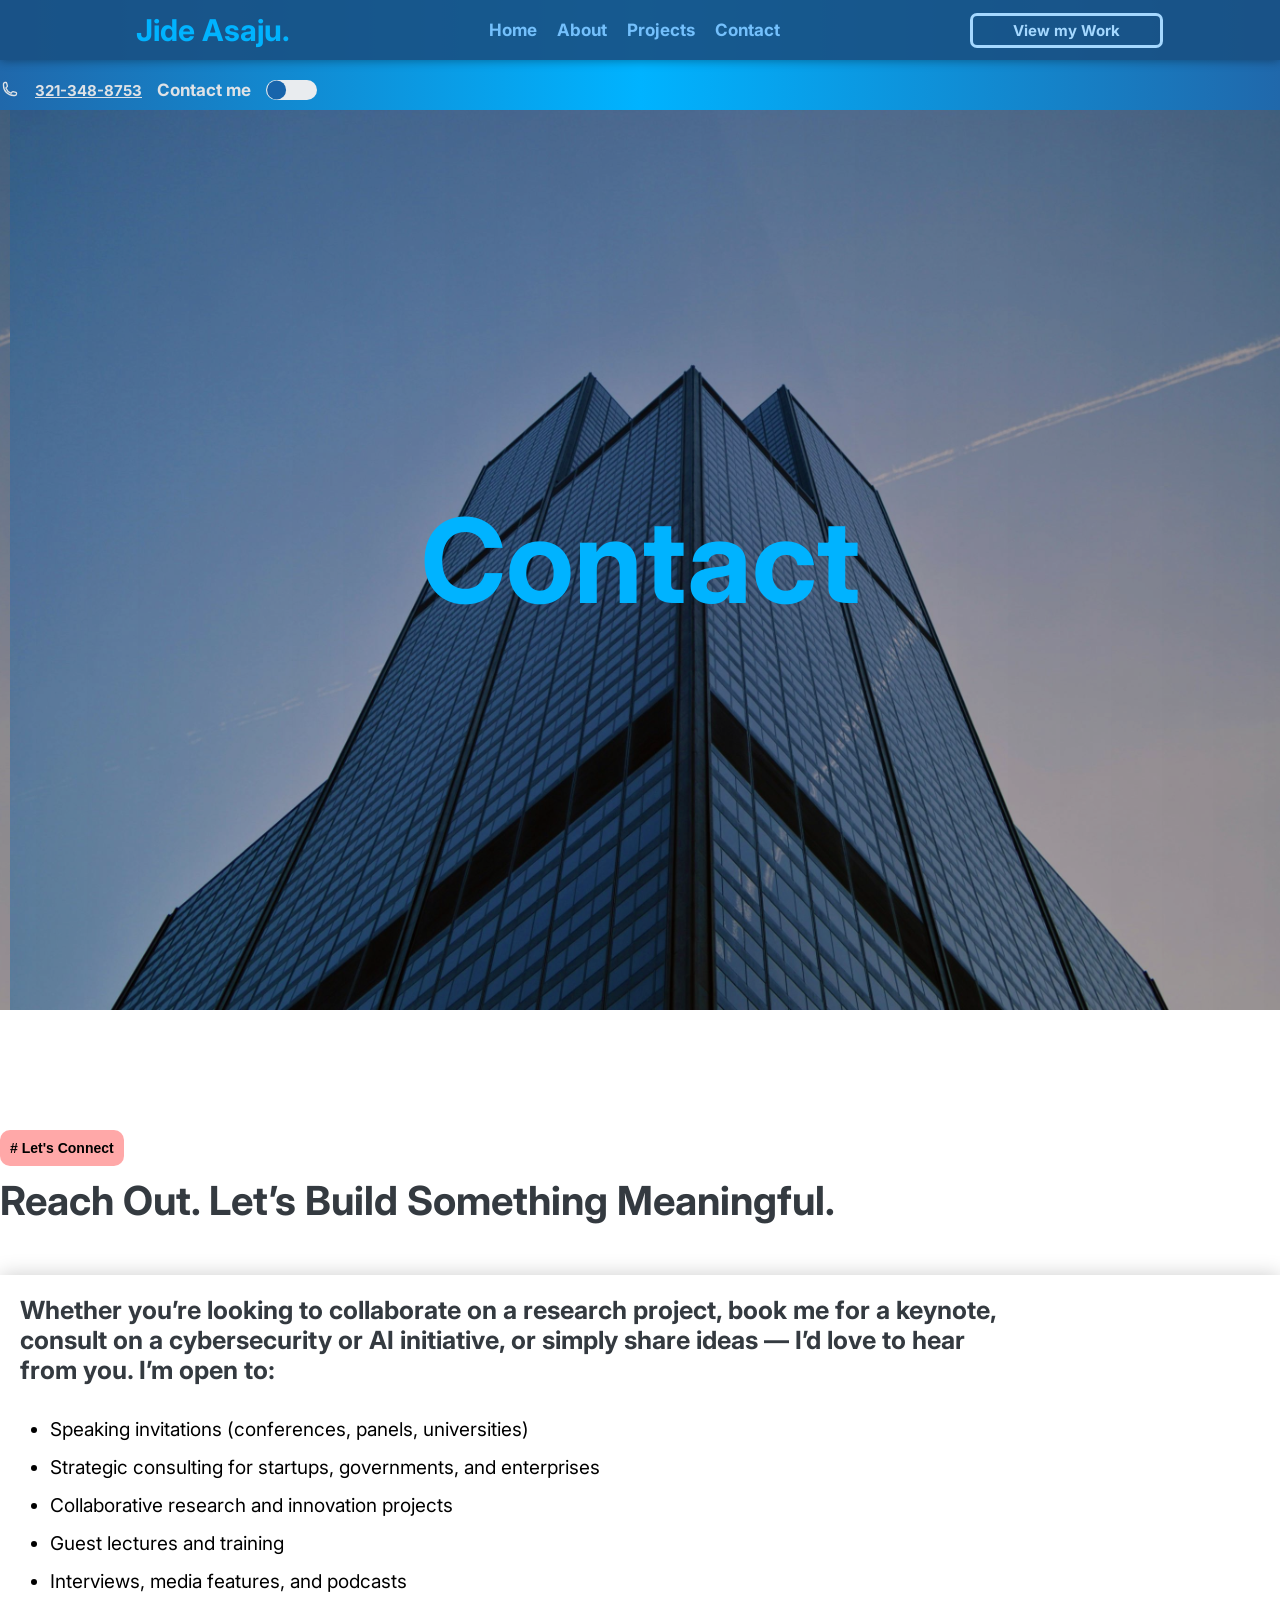
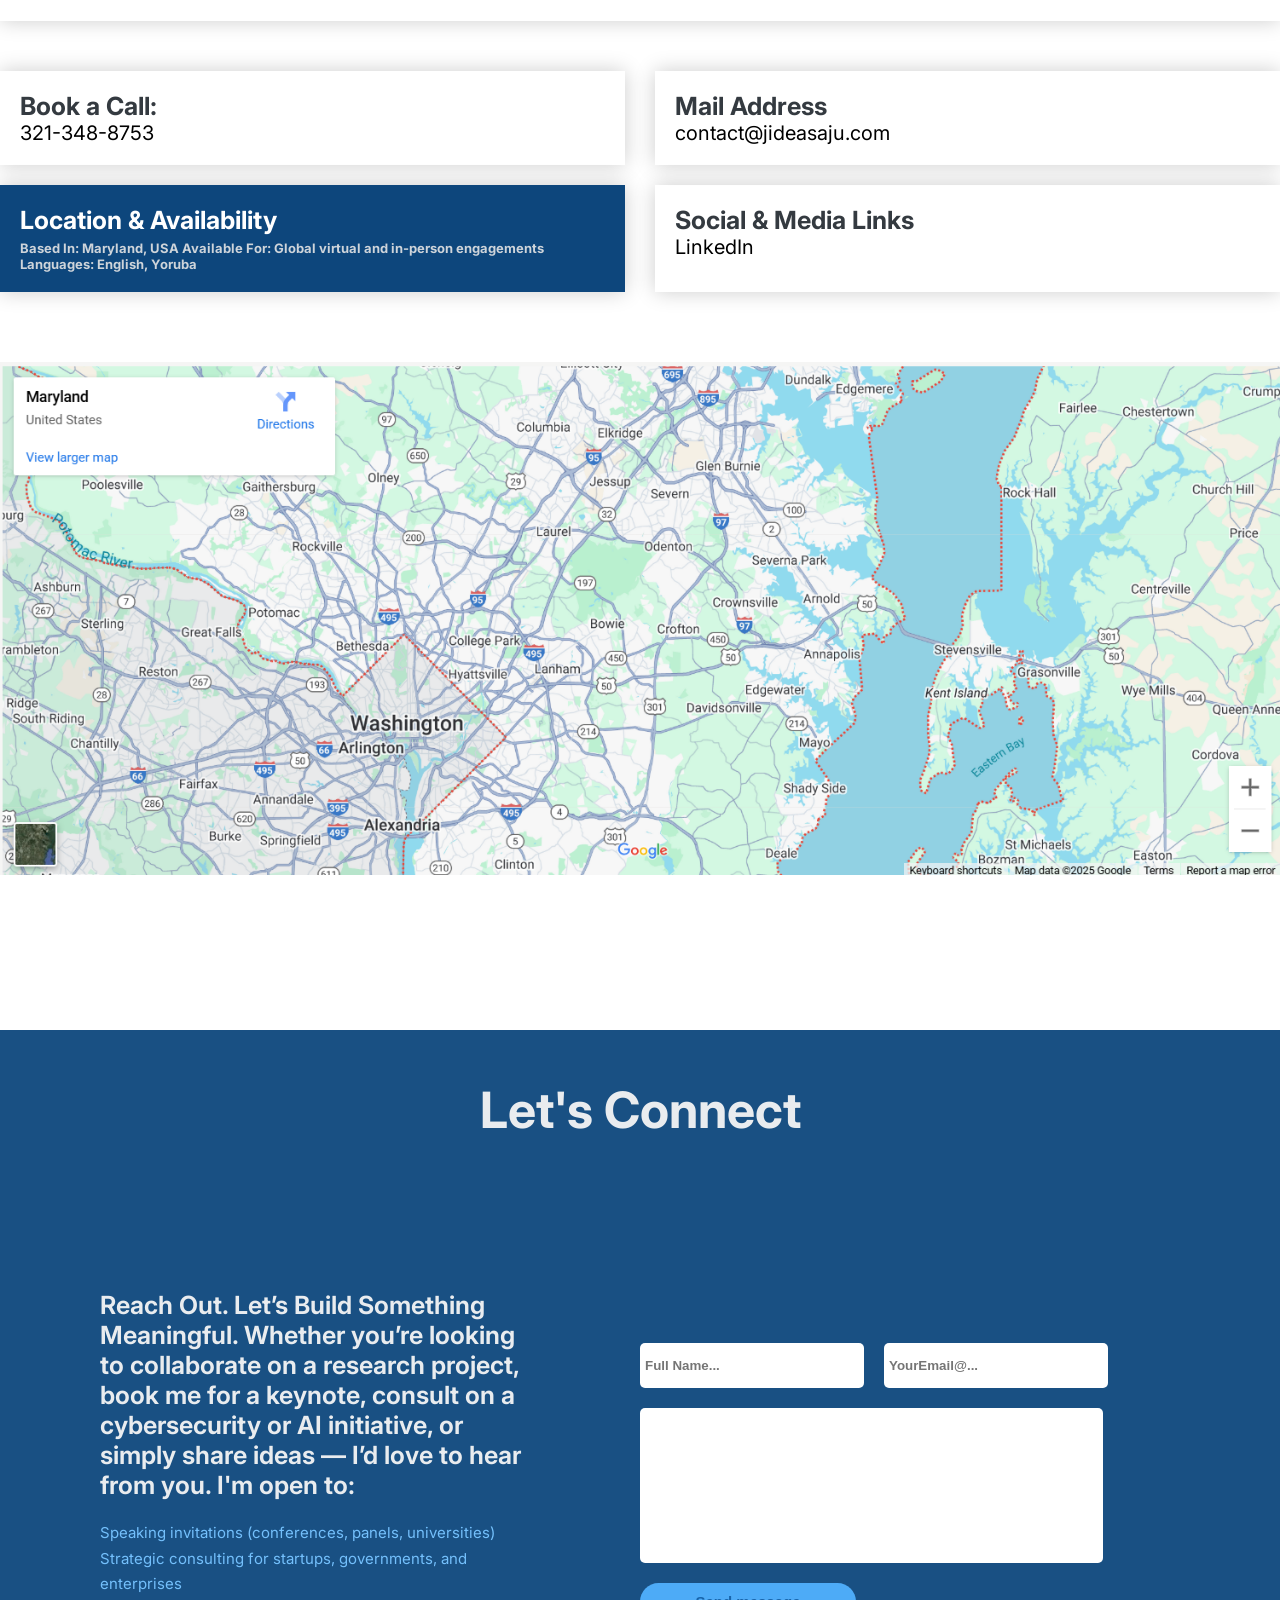
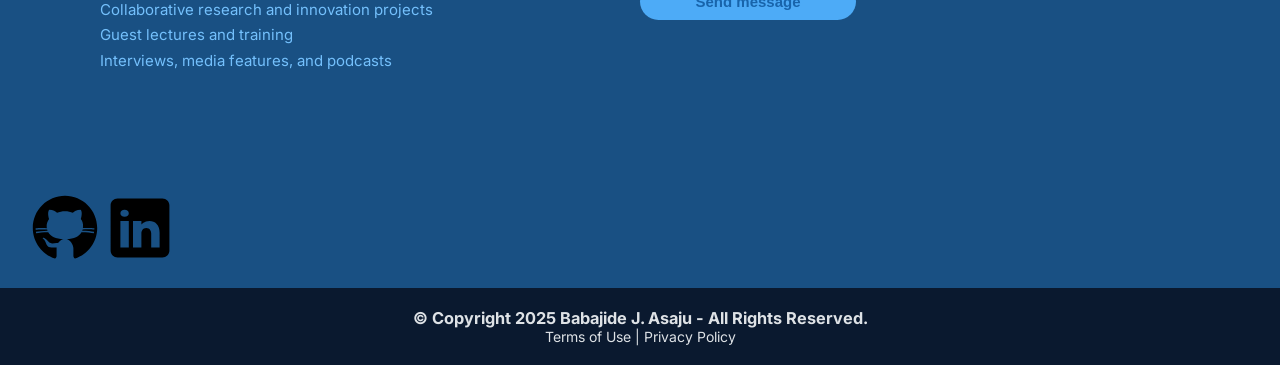
<file: contact.html>
<!DOCTYPE html>
<html lang="en">
<head>
    <meta charset="UTF-8">
    <meta name="viewport" content="width=device-width, initial-scale=1.0">
    <title>Jide Asaju - Contact</title>
    <link rel="icon" href="Portafolio Image Principal.jpg">
    <link href="index.css" rel="Stylesheet">  
    <link href="queries.css" rel="Stylesheet">
</head>
<body>
    
    <link rel="preconnect" href="https://fonts.googleapis.com">
    <link rel="preconnect" href="https://fonts.gstatic.com" crossorigin>
    <link href="https://fonts.googleapis.com/css2?family=Inter:ital,opsz,wght@0,14..32,100..900;1,14..32,100..900&family=Merriweather:ital,opsz,wght@0,18..144,300..900;1,18..144,300..900&family=Montserrat:ital,wght@0,100..900;1,100..900&family=Pacifico&family=Rubik:ital,wght@0,300..900;1,300..900&display=swap" rel="stylesheet">
</head>
<body class="fondo-claro">
    <div class="container">
        <nav>
            <!---LOGO--->
            <h1 class="brand-logo"><a href="#">Jide Asaju.</a></h1>
            
            <!---NAVIGATION MENU--->
            <div class="nav-menu-box">
            <ul>
                <li><a href="index.html">Home</li>
                <li><a href="about.html">About</li>
                <li><a href="index.html">Projects</li>
                <li><a href="contact.html">Contact</li>
            </ul>    
            </div>

            <div>
            <button id="projects-html" class="nav-button">View my Work</button>
            </div>
        </nav>

        <div class="icon-number-box">
        <svg xmlns="http://www.w3.org/2000/svg" fill="none" viewBox="0 0 24 24" stroke-width="1.5" stroke="currentColor" class="icon">
            <path stroke-linecap="round" stroke-linejoin="round" d="M2.25 6.75c0 8.284 6.716 15 15 15h2.25a2.25 2.25 0 0 0 2.25-2.25v-1.372c0-.516-.351-.966-.852-1.091l-4.423-1.106c-.44-.11-.902.055-1.173.417l-.97 1.293c-.282.376-.769.542-1.21.38a12.035 12.035 0 0 1-7.143-7.143c-.162-.441.004-.928.38-1.21l1.293-.97c.363-.271.527-.734.417-1.173L6.963 3.102a1.125 1.125 0 0 0-1.091-.852H4.5A2.25 2.25 0 0 0 2.25 4.5v2.25Z" />
          </svg>
          
          <!---NAVIGATION 2 MENU--->
          <a class="contact-number"href="#">321-348-8753</a>
          <h3>Contact me</h3>
          <div id="interruptor">
          <button id="btn" class="btn"></button>
          </div>
        </div>

        <!---HEADER--->
        <header class="contact-header">
            <div class="header-text-box">
            <h2>Contact</h2>
            </div>
        </header>

        <!--CONTACT TITLE SECTION--->
        <div class="btn-h1-box">
            <button class="contact-button-title"># Let's Connect</button>
            <h1 class="contact-title">Reach Out. Let’s Build Something Meaningful.</h1>
        </div>

        <!---CONTACT CARDS SECTION--->
        <div class="contact-card-box">
            <div class="contact-card1">
            <h3>
                Whether you’re looking to collaborate on a research project, book me for a keynote, consult on a cybersecurity or AI initiative, or simply share ideas — I’d love to hear from you. I’m open to:
            </h3>
          
            <ul class="contact-ul">
                <li>Speaking invitations (conferences, panels, universities)</li>
                <li>Strategic consulting for startups, governments, and enterprises</li>
                <li>Collaborative research and innovation projects</li>
                <li>Guest lectures and training</li>
                <li>Interviews, media features, and podcasts</li>
            </ul>
            </div>
        </div>

        <div class="contact-card-box2">
            <div class="contact-card2">
            
            <div class="contact-card2-flex">
            <svg xmlns="http://www.w3.org/2000/svg" fill="none" viewBox="0 0 24 24" stroke-width="1.5" stroke="currentColor" class="contact-icon">
                    <path stroke-linecap="round" stroke-linejoin="round" d="M2.25 6.75c0 8.284 6.716 15 15 15h2.25a2.25 2.25 0 0 0 2.25-2.25v-1.372c0-.516-.351-.966-.852-1.091l-4.423-1.106c-.44-.11-.902.055-1.173.417l-.97 1.293c-.282.376-.769.542-1.21.38a12.035 12.035 0 0 1-7.143-7.143c-.162-.441.004-.928.38-1.21l1.293-.97c.363-.271.527-.734.417-1.173L6.963 3.102a1.125 1.125 0 0 0-1.091-.852H4.5A2.25 2.25 0 0 0 2.25 4.5v2.25Z" />
            </svg>
            
            <div>
            <h3>
                Book a Call:
            </h3>
            <p>
                321-348-8753
            </p>
            </div>
            </div>
            </div>

            <div class="contact-card3">
                <div class="contact-card3-flex">
                    <svg xmlns="http://www.w3.org/2000/svg" fill="none" viewBox="0 0 24 24" stroke-width="1.5" stroke="currentColor" class="contact-icon">
                        <path stroke-linecap="round" stroke-linejoin="round" d="M21.75 6.75v10.5a2.25 2.25 0 0 1-2.25 2.25h-15a2.25 2.25 0 0 1-2.25-2.25V6.75m19.5 0A2.25 2.25 0 0 0 19.5 4.5h-15a2.25 2.25 0 0 0-2.25 2.25m19.5 0v.243a2.25 2.25 0 0 1-1.07 1.916l-7.5 4.615a2.25 2.25 0 0 1-2.36 0L3.32 8.91a2.25 2.25 0 0 1-1.07-1.916V6.75" />
                      </svg>
                      
                </svg>
                
                <div>
                <h3>
                    Mail Address
                </h3>
                <p>
                    contact@jideasaju.com
                </p>
                </div>
                </div>
                </div>    
        </div>


        <div class="contact-card-box4">
            <div class="contact-card4">
            <div class="contact-card4-flex">
                <svg xmlns="http://www.w3.org/2000/svg" fill="none" viewBox="0 0 24 24" stroke-width="1.5" stroke="currentColor" class="contact-icon">
                    <path stroke-linecap="round" stroke-linejoin="round" d="M15 10.5a3 3 0 1 1-6 0 3 3 0 0 1 6 0Z" />
                    <path stroke-linecap="round" stroke-linejoin="round" d="M19.5 10.5c0 7.142-7.5 11.25-7.5 11.25S4.5 17.642 4.5 10.5a7.5 7.5 0 1 1 15 0Z" />
                  </svg>  
            <div>
            <h3>
                Location & Availability
            </h3>
            <p>
                Based In: Maryland, USA
                Available For: Global virtual and in-person engagements
                Languages: English, Yoruba
            </p>
            </div>
            </div>
            </div>

            <div class="contact-card5">
                <div class="contact-card5-flex">
                    <svg xmlns="http://www.w3.org/2000/svg" fill="none" viewBox="0 0 24 24" stroke-width="1.5" stroke="currentColor" class="contact-icon">
                        <path stroke-linecap="round" stroke-linejoin="round" d="M14.857 17.082a23.848 23.848 0 0 0 5.454-1.31A8.967 8.967 0 0 1 18 9.75V9A6 6 0 0 0 6 9v.75a8.967 8.967 0 0 1-2.312 6.022c1.733.64 3.56 1.085 5.455 1.31m5.714 0a24.255 24.255 0 0 1-5.714 0m5.714 0a3 3 0 1 1-5.714 0" />
                    </svg>                             
                </svg>
                
                <div>
                <h3>
                    Social & Media Links
                </h3>
                <p>
                    LinkedIn
                </p>
                </div>
                </div>
                </div>           
        </div>
        <div class="contact-img-box">
        <img class="location" src="Map.png" alt="location">
        </div>

        <div class="background-connect-section">
            <h1 class="lets-connect-text">Let's Connect</h1>
            <div class="connect-section">
                <div class="connect-section-text">
                <p>
                    Reach Out. Let’s Build Something Meaningful. Whether you’re looking to collaborate on a research project, book me for a keynote, consult on a cybersecurity or AI initiative, or simply share ideas — I’d love to hear from you. I'm open to:
                </p>
                
                <ul>
                    <li>Speaking invitations (conferences, panels, universities)</li>
                    <li>Strategic consulting for startups, governments, and enterprises</li>
                    <li>Collaborative research and innovation projects</li>
                    <li> Guest lectures and training</li>
                    <li>Interviews, media features, and podcasts</li>
                </ul>
                </div>
                
                <!---FORM SECTION--->
                <div class="input-section">
                            <label>
                             <input type="text" id="name" placeholder="Full Name..." required>
                            </label>
    
                            <label>
                             <input type="email" id="email" placeholder="YourEmail@..." required>
                            </label>
    
                            <label>
                             <input type="text" id="long-text" required>
                            </label>
    
                            <button id="send-message-btn">Send message</button>
                </div>
                
                
            </div>
            <a href="https://github.com/"><svg class="github-btn" xmlns="http://www.w3.org/2000/svg" x="0px" y="0px" width="100" height="100" viewBox="0 0 50 50">
                <path d="M17.791,46.836C18.502,46.53,19,45.823,19,45v-5.4c0-0.197,0.016-0.402,0.041-0.61C19.027,38.994,19.014,38.997,19,39 c0,0-3,0-3.6,0c-1.5,0-2.8-0.6-3.4-1.8c-0.7-1.3-1-3.5-2.8-4.7C8.9,32.3,9.1,32,9.7,32c0.6,0.1,1.9,0.9,2.7,2c0.9,1.1,1.8,2,3.4,2 c2.487,0,3.82-0.125,4.622-0.555C21.356,34.056,22.649,33,24,33v-0.025c-5.668-0.182-9.289-2.066-10.975-4.975 c-3.665,0.042-6.856,0.405-8.677,0.707c-0.058-0.327-0.108-0.656-0.151-0.987c1.797-0.296,4.843-0.647,8.345-0.714 c-0.112-0.276-0.209-0.559-0.291-0.849c-3.511-0.178-6.541-0.039-8.187,0.097c-0.02-0.332-0.047-0.663-0.051-0.999 c1.649-0.135,4.597-0.27,8.018-0.111c-0.079-0.5-0.13-1.011-0.13-1.543c0-1.7,0.6-3.5,1.7-5c-0.5-1.7-1.2-5.3,0.2-6.6 c2.7,0,4.6,1.3,5.5,2.1C21,13.4,22.9,13,25,13s4,0.4,5.6,1.1c0.9-0.8,2.8-2.1,5.5-2.1c1.5,1.4,0.7,5,0.2,6.6c1.1,1.5,1.7,3.2,1.6,5 c0,0.484-0.045,0.951-0.11,1.409c3.499-0.172,6.527-0.034,8.204,0.102c-0.002,0.337-0.033,0.666-0.051,0.999 c-1.671-0.138-4.775-0.28-8.359-0.089c-0.089,0.336-0.197,0.663-0.325,0.98c3.546,0.046,6.665,0.389,8.548,0.689 c-0.043,0.332-0.093,0.661-0.151,0.987c-1.912-0.306-5.171-0.664-8.879-0.682C35.112,30.873,31.557,32.75,26,32.969V33 c2.6,0,5,3.9,5,6.6V45c0,0.823,0.498,1.53,1.209,1.836C41.37,43.804,48,35.164,48,25C48,12.318,37.683,2,25,2S2,12.318,2,25 C2,35.164,8.63,43.804,17.791,46.836z"></path>
              </svg></a>
              
              <svg class="linkedin-btn" xmlns="http://www.w3.org/2000/svg" x="0px" y="0px" width="100" height="100" viewBox="0 0 50 50">
                <path d="M41,4H9C6.24,4,4,6.24,4,9v32c0,2.76,2.24,5,5,5h32c2.76,0,5-2.24,5-5V9C46,6.24,43.76,4,41,4z M17,20v19h-6V20H17z M11,14.47c0-1.4,1.2-2.47,3-2.47s2.93,1.07,3,2.47c0,1.4-1.12,2.53-3,2.53C12.2,17,11,15.87,11,14.47z M39,39h-6c0,0,0-9.26,0-10 c0-2-1-4-3.5-4.04h-0.08C27,24.96,26,27.02,26,29c0,0.91,0,10,0,10h-6V20h6v2.56c0,0,1.93-2.56,5.81-2.56 c3.97,0,7.19,2.73,7.19,8.26V39z"></path>
              </svg>
        </div>
        
    <!---FOOTER--->
    <footer class="copyright">
        <h3>© Copyright 2025 Babajide J. Asaju - All Rights Reserved.</h3>
        <p>Terms of Use  |  Privacy Policy</p>
    </footer>
    </div>
    
    <script src="index.js" defer></script>
</body>
</html>
</body>
</html>
</file>
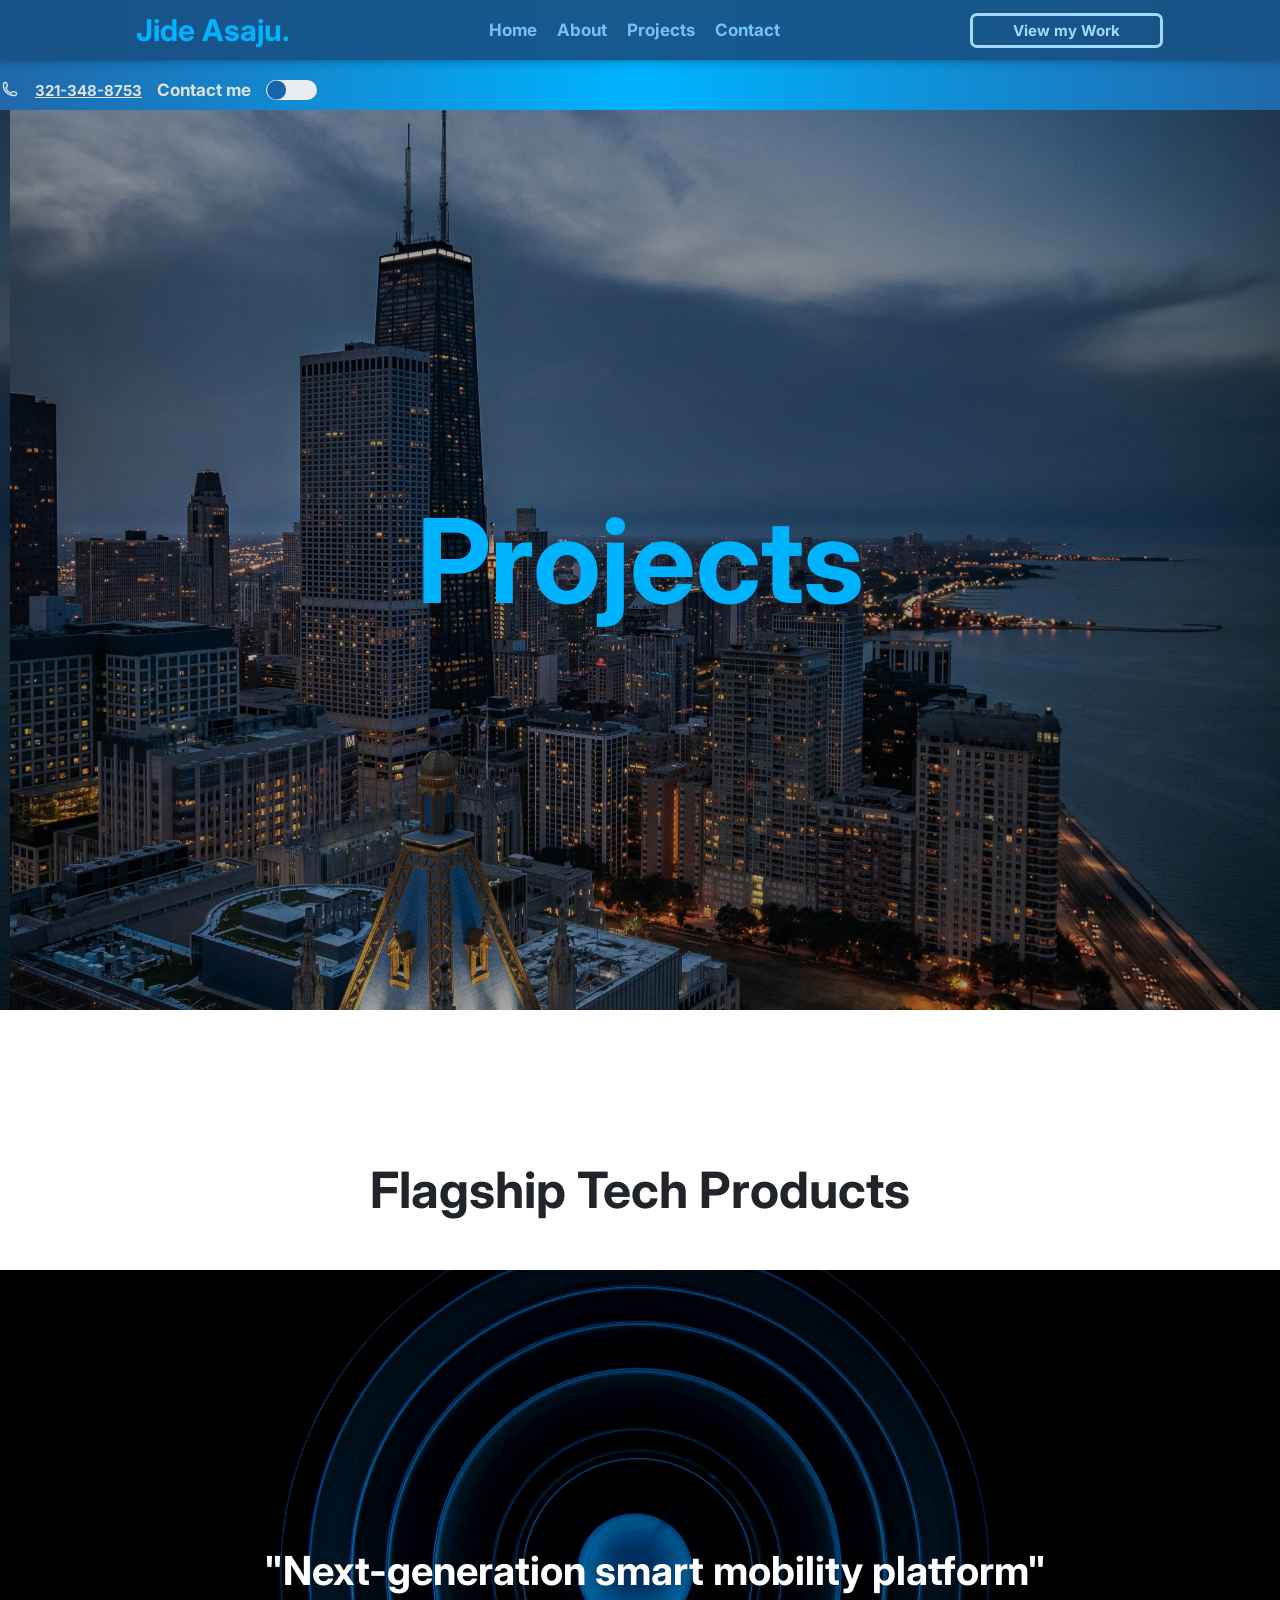
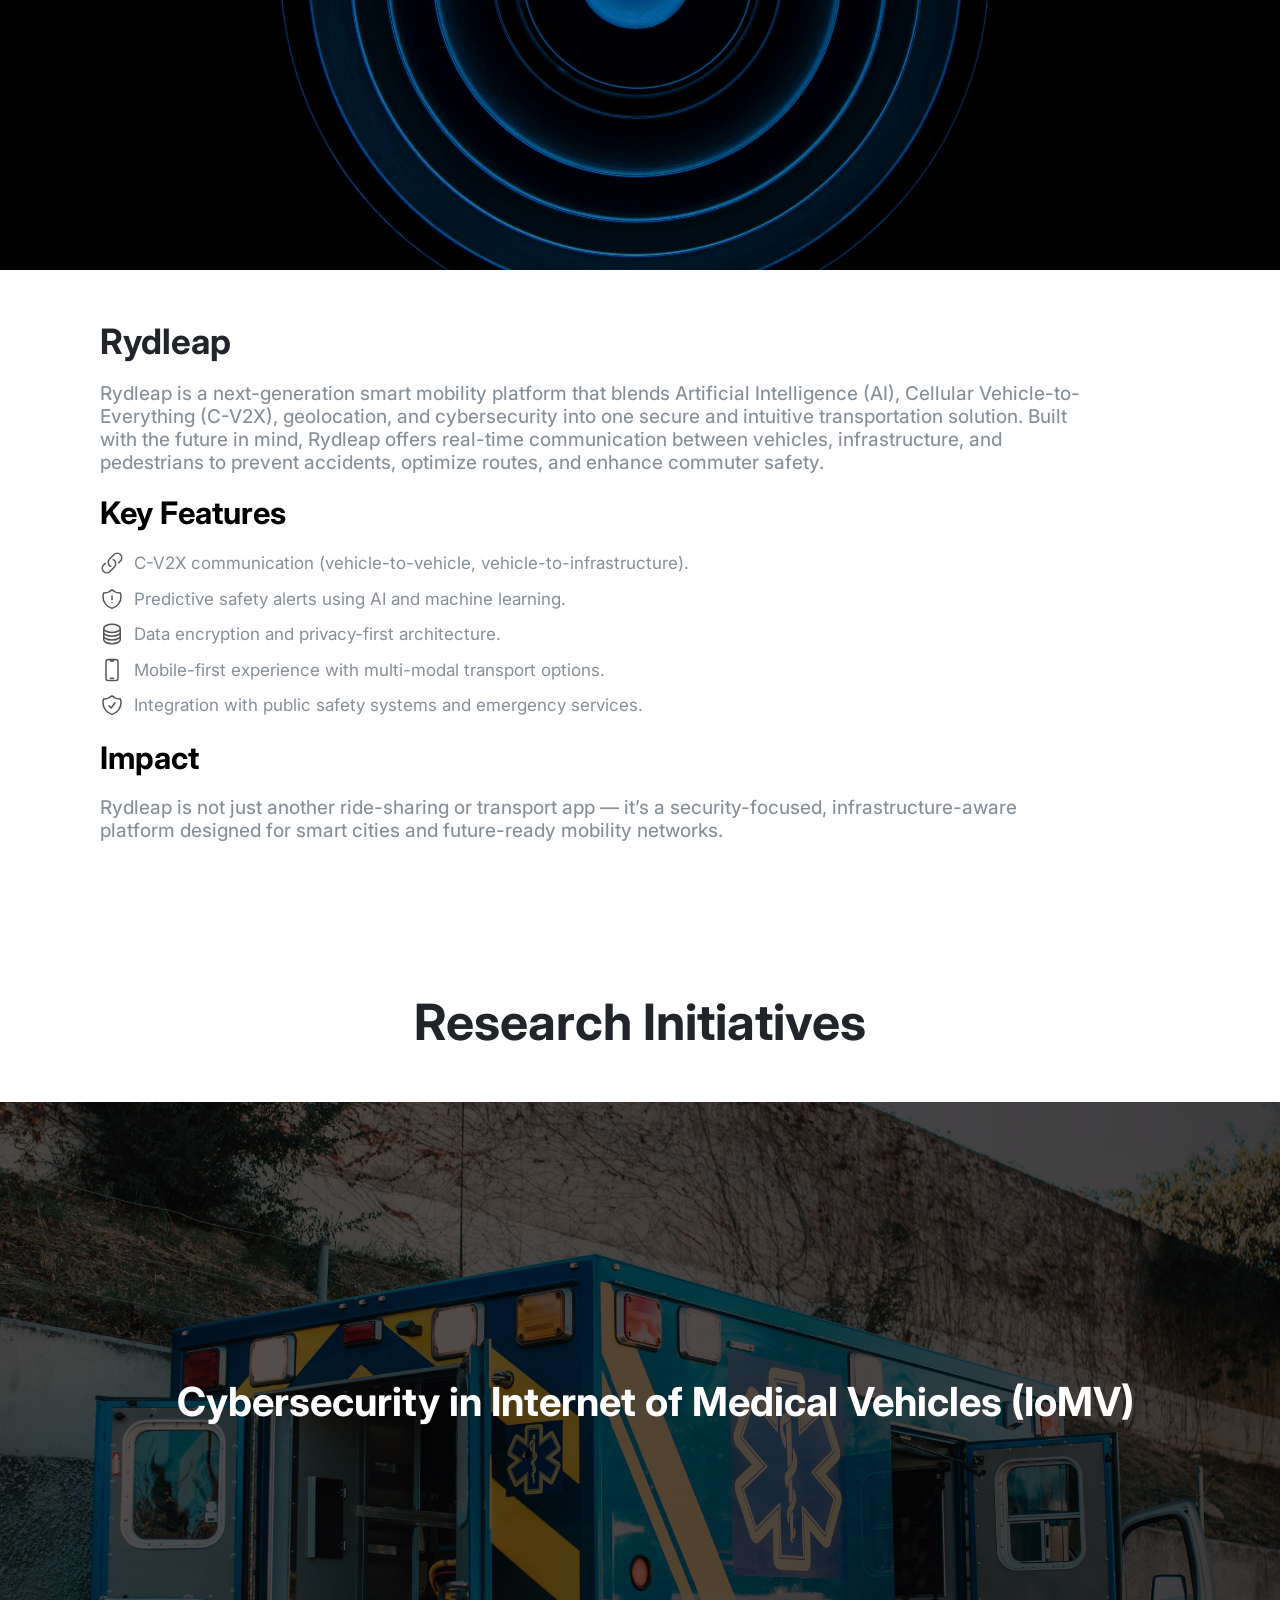
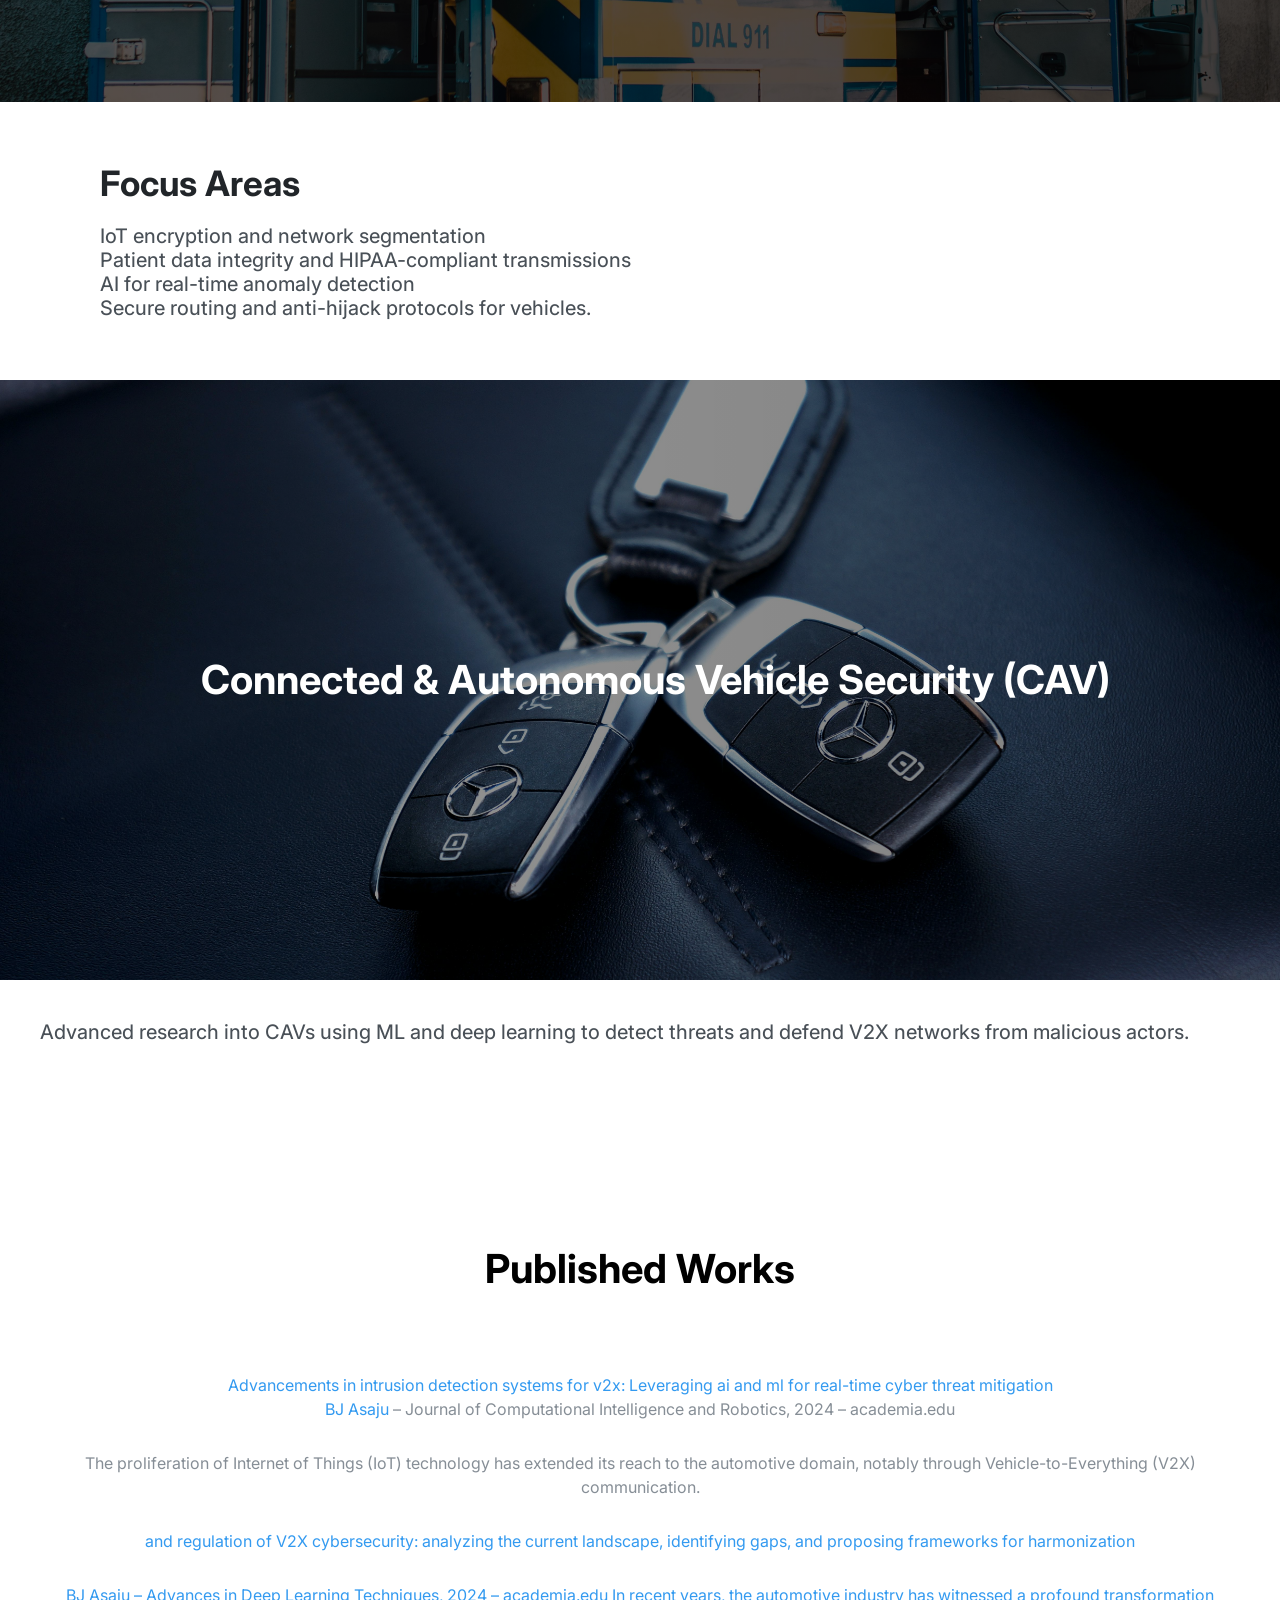
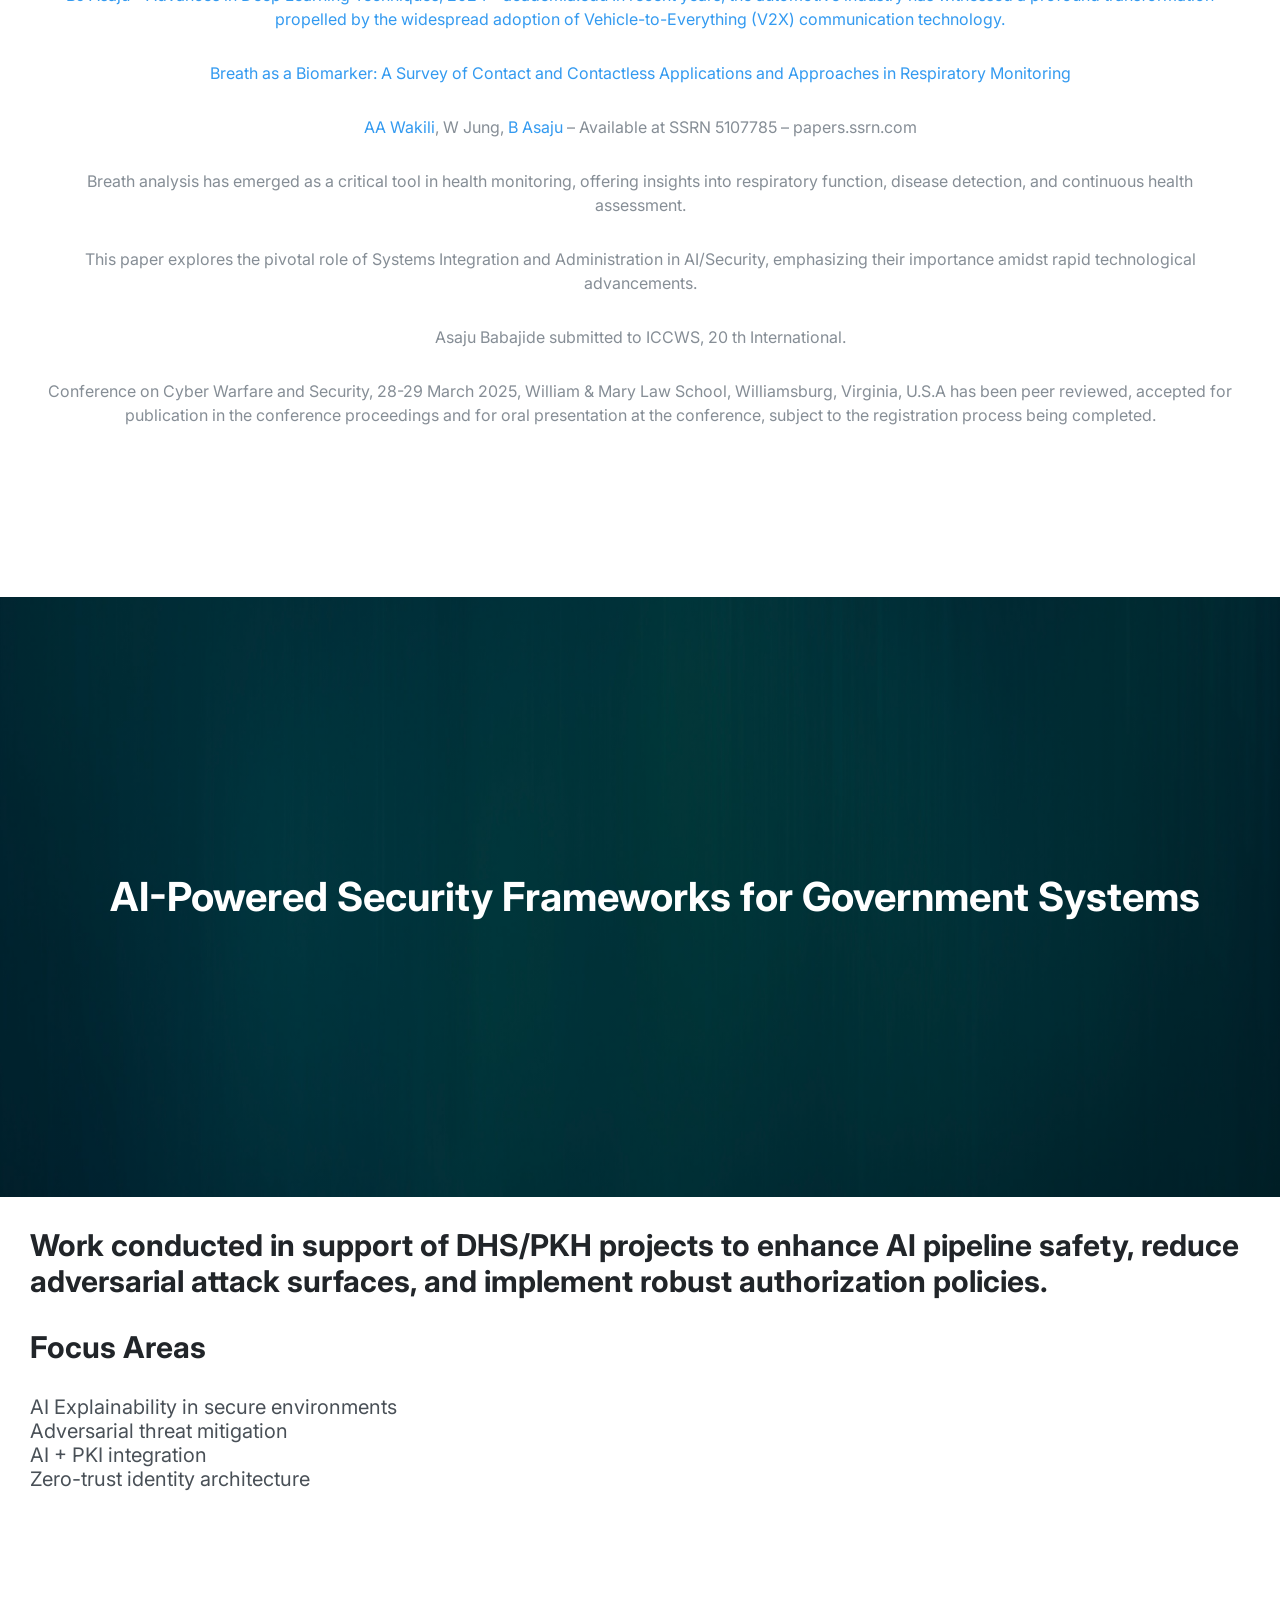
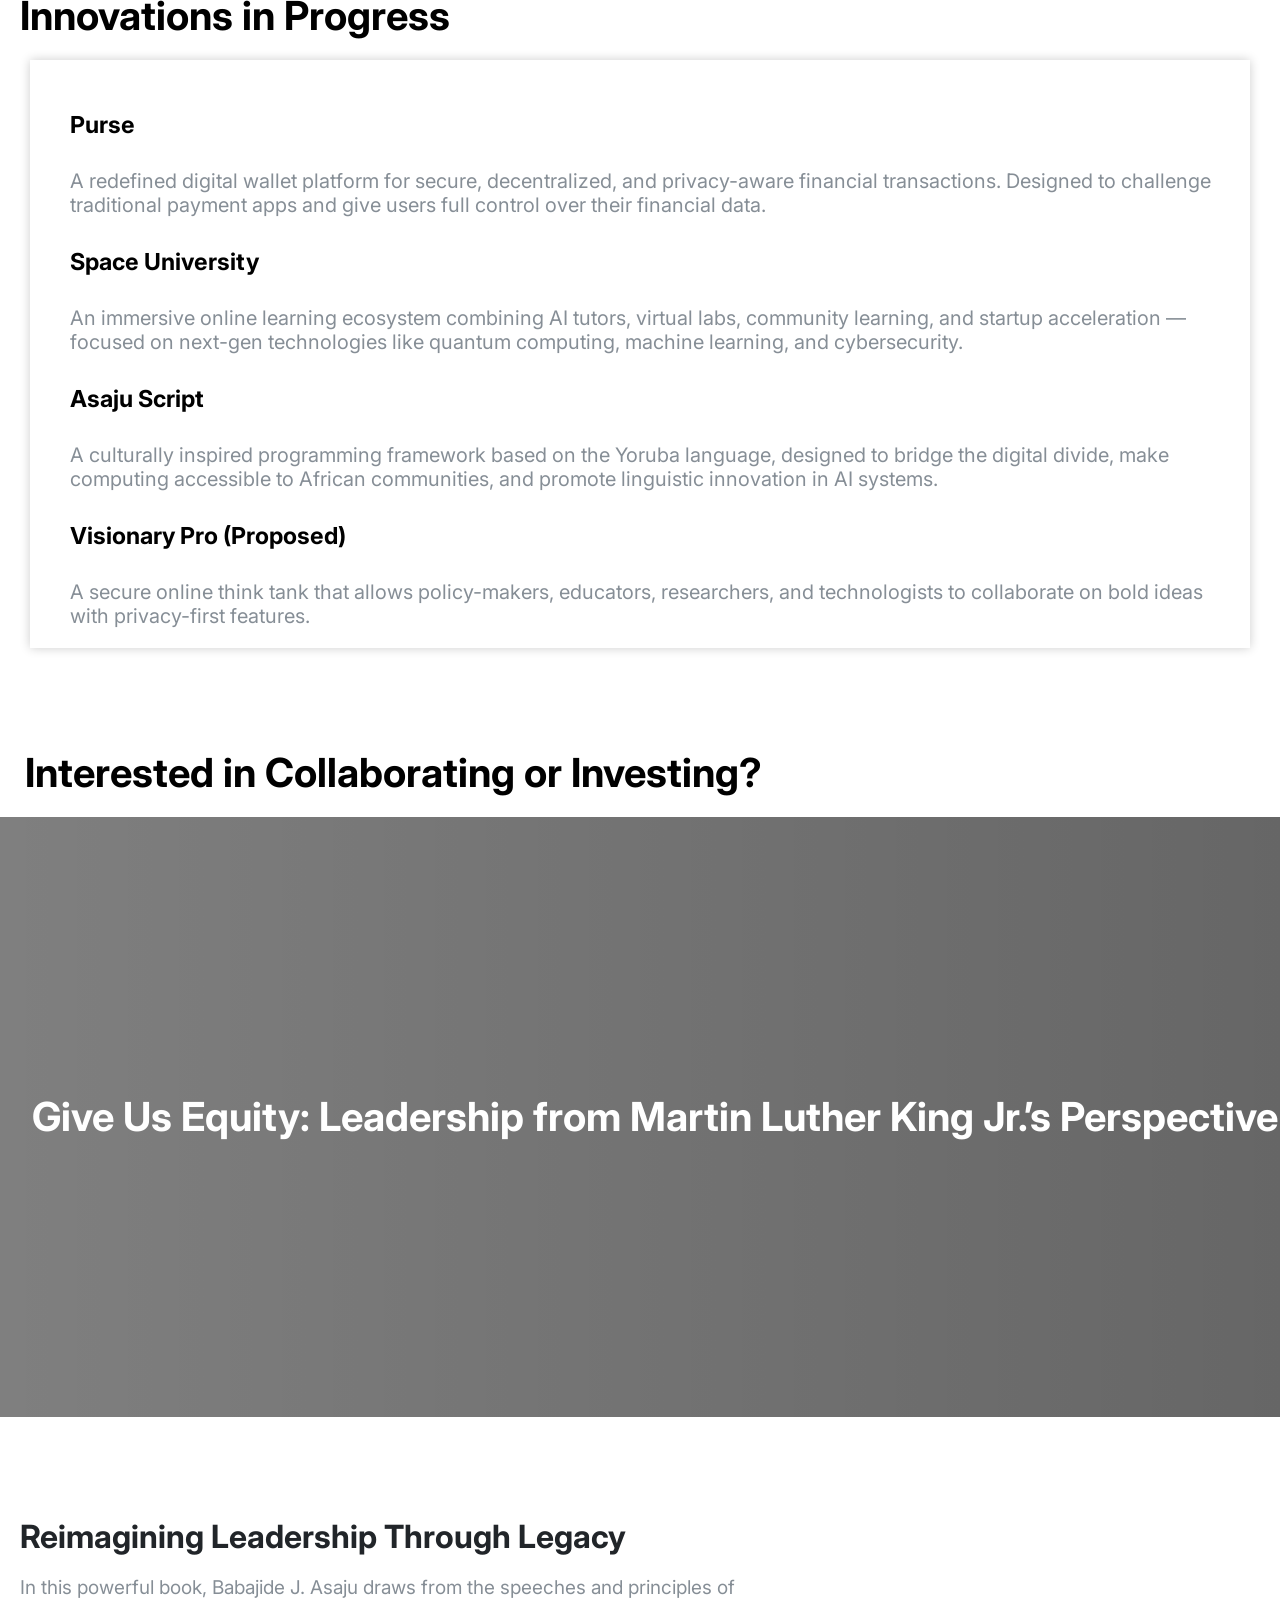
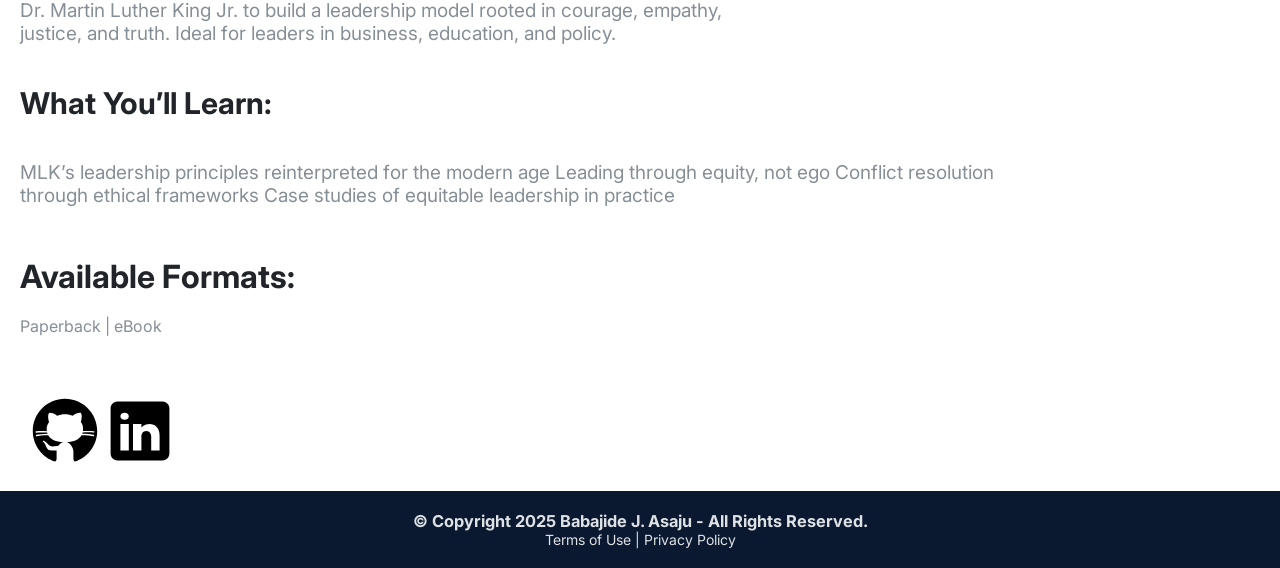
<file: projects.html>
<!DOCTYPE html>
<html lang="en">
<head>
    <meta charset="UTF-8">
    <meta name="viewport" content="width=device-width, initial-scale=1.0">
    <title>Jide Asaju - About</title>
    <link rel="icon" href="Portafolio Image Principal.jpg">
    <link href="index.css" rel="Stylesheet">
    <link href="queries.css" rel="Stylesheet">

    <link rel="preconnect" href="https://fonts.googleapis.com">
    <link rel="preconnect" href="https://fonts.gstatic.com" crossorigin>
    <link href="https://fonts.googleapis.com/css2?family=Inter:ital,opsz,wght@0,14..32,100..900;1,14..32,100..900&family=Merriweather:ital,opsz,wght@0,18..144,300..900;1,18..144,300..900&family=Montserrat:ital,wght@0,100..900;1,100..900&family=Pacifico&family=Rubik:ital,wght@0,300..900;1,300..900&display=swap" rel="stylesheet">
</head>
<body class="fondo-claro">
    <div class="container">
        <nav>
          <!---LOGO--->
            <h1 class="brand-logo"><a href="#">Jide Asaju.</a></h1>
            
            <!--NAVIGATION MENU-->
            <div class="nav-menu-box">
            <ul>
                <li><a href="index.html">Home</li>
                <li><a href="about.html">About</li>
                <li><a href="projects.html">Projects</li>
                <li><a href="contact.html">Contact</li>
            </ul>    
            </div>

            <div>
            <button id="projects-html" class="nav-button">View my Work</button>
            </div>
        </nav>

        <div class="icon-number-box">
        <svg xmlns="http://www.w3.org/2000/svg" fill="none" viewBox="0 0 24 24" stroke-width="1.5" stroke="currentColor" class="icon">
            <path stroke-linecap="round" stroke-linejoin="round" d="M2.25 6.75c0 8.284 6.716 15 15 15h2.25a2.25 2.25 0 0 0 2.25-2.25v-1.372c0-.516-.351-.966-.852-1.091l-4.423-1.106c-.44-.11-.902.055-1.173.417l-.97 1.293c-.282.376-.769.542-1.21.38a12.035 12.035 0 0 1-7.143-7.143c-.162-.441.004-.928.38-1.21l1.293-.97c.363-.271.527-.734.417-1.173L6.963 3.102a1.125 1.125 0 0 0-1.091-.852H4.5A2.25 2.25 0 0 0 2.25 4.5v2.25Z" />
          </svg>
          
          <!---NAVIGATION 2 MENU--->
          <a class="contact-number"href="#">321-348-8753</a>
          <h3>Contact me</h3>
          <div id="interruptor">
          <button id="btn" class="btn"></button>
          </div>
        </div>

        <!---HEADER--->
        <header class="projects-header">
            <div class="header-text-box">
            <h2>Projects</h2>
            </div>
        </header>

        <!---ABOUT ME--->
        <div class="about-me">
            <h1 class="about-me-h1">Flagship Tech Products</h1>
        </div>

        <!---PROJECTS SECTION--->
        <div class="projects-books-section1">
            <div class="books-section-box">
            <p class="books-section-p-about">"Next-generation smart mobility platform"</p>
            </div>
        </div>

        <div class="project-1-box">
        <h1 class="project-1-title">Rydleap</h1>
        <p class="project-1-p">
            Rydleap is a next-generation smart mobility platform that blends Artificial Intelligence (AI), Cellular Vehicle-to-Everything (C-V2X), geolocation, and cybersecurity into one secure and intuitive transportation solution. Built with the future in mind, Rydleap offers real-time communication between vehicles, infrastructure, and  pedestrians to prevent
accidents, optimize routes, and enhance commuter safety.
        </p>

        <h2 class="project-1-features-title">Key Features</h2>
        <ul class="projects-list">
            <li class="projects-flex-icons">
              <svg xmlns="http://www.w3.org/2000/svg" fill="none" viewBox="0 0 24 24" stroke-width="1.5" stroke="currentColor" class="projects-icon">
                <path stroke-linecap="round" stroke-linejoin="round" d="M13.19 8.688a4.5 4.5 0 0 1 1.242 7.244l-4.5 4.5a4.5 4.5 0 0 1-6.364-6.364l1.757-1.757m13.35-.622 1.757-1.757a4.5 4.5 0 0 0-6.364-6.364l-4.5 4.5a4.5 4.5 0 0 0 1.242 7.244" />
              </svg>
              <span class="text">C-V2X communication (vehicle-to-vehicle, vehicle-to-infrastructure).</span>
            </li>
          
            <li class="projects-flex-icons">
              <svg xmlns="http://www.w3.org/2000/svg" fill="none" viewBox="0 0 24 24" stroke-width="1.5" stroke="currentColor" class="projects-icon">
                <path stroke-linecap="round" stroke-linejoin="round" d="M12 9v3.75m0-10.036A11.959 11.959 0 0 1 3.598 6 11.99 11.99 0 0 0 3 9.75c0 5.592 3.824 10.29 9 11.622 5.176-1.332 9-6.03 9-11.622 0-1.31-.21-2.57-.598-3.75h-.152c-3.196 0-6.1-1.25-8.25-3.286Zm0 13.036h.008v.008H12v-.008Z" />
              </svg>
              <span class="text">Predictive safety alerts using AI and machine learning.</span>
            </li>
          
            <li class="projects-flex-icons">
              <svg xmlns="http://www.w3.org/2000/svg" fill="none" viewBox="0 0 24 24" stroke-width="1.5" stroke="currentColor" class="projects-icon">
                <path stroke-linecap="round" stroke-linejoin="round" d="M20.25 6.375c0 2.278-3.694 4.125-8.25 4.125S3.75 8.653 3.75 6.375m16.5 0c0-2.278-3.694-4.125-8.25-4.125S3.75 4.097 3.75 6.375m16.5 0v11.25c0 2.278-3.694 4.125-8.25 4.125s-8.25-1.847-8.25-4.125V6.375m16.5 0v3.75m-16.5-3.75v3.75m16.5 0v3.75C20.25 16.153 16.556 18 12 18s-8.25-1.847-8.25-4.125v-3.75m16.5 0c0 2.278-3.694 4.125-8.25 4.125s-8.25-1.847-8.25-4.125" />
              </svg>
              <span class="text">Data encryption and privacy-first architecture.</span>
            </li>
          
            <li class="projects-flex-icons">
              <svg xmlns="http://www.w3.org/2000/svg" fill="none" viewBox="0 0 24 24" stroke-width="1.5" stroke="currentColor" class="projects-icon">
                <path stroke-linecap="round" stroke-linejoin="round" d="M10.5 1.5H8.25A2.25 2.25 0 0 0 6 3.75v16.5a2.25 2.25 0 0 0 2.25 2.25h7.5A2.25 2.25 0 0 0 18 20.25V3.75a2.25 2.25 0 0 0-2.25-2.25H13.5m-3 0V3h3V1.5m-3 0h3m-3 18.75h3" />
              </svg>
              <span class="text">Mobile-first experience with multi-modal transport options.</span>
            </li>
          
            <li class="projects-flex-icons">
              <svg xmlns="http://www.w3.org/2000/svg" fill="none" viewBox="0 0 24 24" stroke-width="1.5" stroke="currentColor" class="projects-icon">
                <path stroke-linecap="round" stroke-linejoin="round" d="M9 12.75 11.25 15 15 9.75m-3-7.036A11.959 11.959 0 0 1 3.598 6 11.99 11.99 0 0 0 3 9.749c0 5.592 3.824 10.29 9 11.623 5.176-1.332 9-6.03 9-11.622 0-1.31-.21-2.571-.598-3.751h-.152c-3.196 0-6.1-1.248-8.25-3.285Z" />
              </svg> 
              <span class="text">Integration with public safety systems and emergency services.</span>
            </li>
          </ul>
          
        <h2 class="project-1-features-title">Impact</h2>
        <p class="project-1-p">
            Rydleap is not just another ride-sharing or transport app — it’s a security-focused,
infrastructure-aware platform designed for smart cities and future-ready mobility
networks.
        </p>
        </div>



        <div class="about-me">
            <h1 class="about-me-h1">Research Initiatives</h1>
        </div>

        <div class="projects-books-section2">
            <div class="projects-books-section-box">
            <p class="books-section-p-about">Cybersecurity in Internet of Medical Vehicles (IoMV)
            </p>
            </div>
        </div>

        <div class="project-2-box">
        <h1 class="project-1-title">Focus Areas</h1>
        <p class="project-2-p">
            IoT encryption and network segmentation<br>
            Patient data integrity and HIPAA-compliant transmissions<br>
            AI for real-time anomaly detection<br>
            Secure routing and anti-hijack protocols for vehicles.<br>
        </p>
        </div>
        
        <div class="projects-books-section3">
            <div class="projects-books-section-box">
            <p class="books-section-p-about">Connected & Autonomous Vehicle Security (CAV)</p>
            </div>
        </div>

        <p class="project-3-p">Advanced research into CAVs using ML and deep learning to detect threats and defend V2X networks from malicious actors.</p>





        <h1 class="published-section-title">Published Works</h1> 
        <div class="published-section-box">
        <ul>
             <a href="https://www.academia.edu/download/112298377/Advancements_in_Intrusion_Detection_Systems_for_V2X_Babajide_J_Asaju_2_Published_Paper.pdf">Advancements in intrusion detection systems for v2x: Leveraging ai and ml for real-time cyber threat mitigation</a><br>
            
            <a href="https://scholar.google.com/citations?user=I_CeV7AAAAAJ&hl=en&oi=sra">BJ Asaju</a> – Journal of Computational Intelligence and Robotics, 2024 – academia.edu

            <li>The proliferation of Internet of Things (IoT) technology has extended its reach to the automotive domain, notably through Vehicle-to-Everything (V2X) communication.</li>

        <li><a hre="https://www.academia.edu/download/112323206/Standardization_and_Regulation_of_V2X_Cybersecurity_Babajide_J._Asaju_Research_Paper.pdfStandardization">and regulation of V2X cybersecurity: analyzing the current
        landscape, identifying gaps, and proposing frameworks for harmonization</a></li>


<li><a href="https://scholar.google.com/citations?user=I_CeV7AAAAAJ&hl=en&oi=sra">BJ Asaju – Advances in Deep Learning Techniques, 2024 – academia.edu In recent years, the automotive industry has witnessed a profound transformation
propelled by the widespread adoption of Vehicle-to-Everything (V2X) communication technology.</a></li>


<li><a href="https://papers.ssrn.com/sol3/papers.cfm?abstract_id=5107785">Breath as a Biomarker: A Survey of Contact and Contactless Applications and
Approaches in Respiratory Monitoring</a></li>


<li><a href="https://scholar.google.com/citations?user=Yt2DrTYAAAAJ&hl=en&oi=sra">AA Wakili</a>, W Jung, <a href="https://scholar.google.com/citations?user=I_CeV7AAAAAJ&hl=en&oi=sra">B Asaju</a> – Available at SSRN 5107785 – papers.ssrn.com</li>

 

Breath analysis has emerged as a critical tool in health monitoring, offering insights into respiratory function, disease detection, and continuous health assessment.

<li>This paper explores the pivotal role of Systems Integration and Administration in AI/Security, emphasizing their importance amidst rapid technological advancements.</li>

<li>Asaju Babajide submitted to ICCWS, 20 th International.</li>

<li>Conference on Cyber Warfare and Security, 28-29 March 2025, William & Mary Law School,  Williamsburg, Virginia, U.S.A has been peer reviewed, accepted for publication in the conference proceedings and for oral presentation at the conference, subject to the registration process being completed.</li> 
    </ul>
        </div>





    <!---BOOKS SECTION--->
    <div class="projects-books-section4">
        <div class="projects-books-section-box">
        <p class="books-section-p-about">AI-Powered Security Frameworks for Government Systems</p>
        </div>
    </div>

    <h3 class="project-4-title">Work conducted in support of DHS/PKH projects to enhance AI pipeline safety, reduce adversarial attack surfaces, and implement robust authorization policies.</h3>
    
    <h1 class="project-4-title2">Focus Areas</h1>
    <p class="project-4-list">       
AI Explainability in secure environments<br>
Adversarial threat mitigation<br>
AI + PKI integration<br>
Zero-trust identity architecture<br>
    </p>

   <h1 class="project-5-title">Innovations in Progress</h1>

   <div class="project-list-box">
    <div class="project-5-list">
    <h3 class="project-5-list-h3">Purse</h3>
    <p class="project-5-list-p">A redefined digital wallet platform for secure, decentralized, and privacy-aware financial transactions. Designed to challenge traditional payment apps and give users full control over their financial data.</p>

    <h3 class="project-5-list-h3">Space University</h3>
    <p class="project-5-list-p">An immersive online learning ecosystem combining AI tutors, virtual labs, community learning, and startup acceleration — focused on next-gen technologies like quantum computing, machine learning, and cybersecurity.</p>

    <h3 class="project-5-list-h3">Asaju Script</h3>
    <p class="project-5-list-p">A culturally inspired programming framework based on the Yoruba language, designed to bridge the digital divide, make computing accessible to African communities, and promote linguistic innovation in AI systems.</p>

    <h3 class="project-5-list-h3">Visionary Pro (Proposed)</h3>
    <p class="project-5-list-p">A secure online think tank that allows policy-makers, educators, researchers, and technologists to collaborate on bold ideas with privacy-first features.</p>
    </div>
   </div>





   <!---COLLAB SECTION---> 
   <h1 class="collaborating-title">Interested in Collaborating or Investing?</h1>
   
   <div class="projects-books-section5">
    <div class="projects-books-section-box">
    <p class="books-section-p-about">Give Us Equity: Leadership from Martin Luther King Jr.’s Perspective</p>
    </div>
</div>

<h3 class="collaborating1-h3">Reimagining Leadership Through Legacy</h3>
<p class="colaborating-p">
    In this powerful book, Babajide J. Asaju draws from the speeches and principles of <br>Dr. Martin Luther King Jr. to build a leadership model rooted in courage, empathy, <br>justice, and truth. Ideal for leaders in business, education, and policy.
</p>

<div class="last-box">
<h2 class="colaborating-h2">What You’ll Learn:</h2>

<p class="colaborating-p">       
    MLK’s leadership principles reinterpreted for the modern age
    Leading through equity, not ego
    Conflict resolution through ethical frameworks
    Case studies of equitable leadership in practice
</p>
</div>

<h3 class="collaborating-h3">Available Formats:</h3>
<p class="before-footer">Paperback | eBook</p>

<a href="https://github.com/"><svg class="github-btn" xmlns="http://www.w3.org/2000/svg" x="0px" y="0px" width="100" height="100" viewBox="0 0 50 50">
  <path d="M17.791,46.836C18.502,46.53,19,45.823,19,45v-5.4c0-0.197,0.016-0.402,0.041-0.61C19.027,38.994,19.014,38.997,19,39 c0,0-3,0-3.6,0c-1.5,0-2.8-0.6-3.4-1.8c-0.7-1.3-1-3.5-2.8-4.7C8.9,32.3,9.1,32,9.7,32c0.6,0.1,1.9,0.9,2.7,2c0.9,1.1,1.8,2,3.4,2 c2.487,0,3.82-0.125,4.622-0.555C21.356,34.056,22.649,33,24,33v-0.025c-5.668-0.182-9.289-2.066-10.975-4.975 c-3.665,0.042-6.856,0.405-8.677,0.707c-0.058-0.327-0.108-0.656-0.151-0.987c1.797-0.296,4.843-0.647,8.345-0.714 c-0.112-0.276-0.209-0.559-0.291-0.849c-3.511-0.178-6.541-0.039-8.187,0.097c-0.02-0.332-0.047-0.663-0.051-0.999 c1.649-0.135,4.597-0.27,8.018-0.111c-0.079-0.5-0.13-1.011-0.13-1.543c0-1.7,0.6-3.5,1.7-5c-0.5-1.7-1.2-5.3,0.2-6.6 c2.7,0,4.6,1.3,5.5,2.1C21,13.4,22.9,13,25,13s4,0.4,5.6,1.1c0.9-0.8,2.8-2.1,5.5-2.1c1.5,1.4,0.7,5,0.2,6.6c1.1,1.5,1.7,3.2,1.6,5 c0,0.484-0.045,0.951-0.11,1.409c3.499-0.172,6.527-0.034,8.204,0.102c-0.002,0.337-0.033,0.666-0.051,0.999 c-1.671-0.138-4.775-0.28-8.359-0.089c-0.089,0.336-0.197,0.663-0.325,0.98c3.546,0.046,6.665,0.389,8.548,0.689 c-0.043,0.332-0.093,0.661-0.151,0.987c-1.912-0.306-5.171-0.664-8.879-0.682C35.112,30.873,31.557,32.75,26,32.969V33 c2.6,0,5,3.9,5,6.6V45c0,0.823,0.498,1.53,1.209,1.836C41.37,43.804,48,35.164,48,25C48,12.318,37.683,2,25,2S2,12.318,2,25 C2,35.164,8.63,43.804,17.791,46.836z"></path>
</svg></a>

<svg class="linkedin-btn" xmlns="http://www.w3.org/2000/svg" x="0px" y="0px" width="100" height="100" viewBox="0 0 50 50">
  <path d="M41,4H9C6.24,4,4,6.24,4,9v32c0,2.76,2.24,5,5,5h32c2.76,0,5-2.24,5-5V9C46,6.24,43.76,4,41,4z M17,20v19h-6V20H17z M11,14.47c0-1.4,1.2-2.47,3-2.47s2.93,1.07,3,2.47c0,1.4-1.12,2.53-3,2.53C12.2,17,11,15.87,11,14.47z M39,39h-6c0,0,0-9.26,0-10 c0-2-1-4-3.5-4.04h-0.08C27,24.96,26,27.02,26,29c0,0.91,0,10,0,10h-6V20h6v2.56c0,0,1.93-2.56,5.81-2.56 c3.97,0,7.19,2.73,7.19,8.26V39z"></path>
</svg>

    <!---FOOTER--->
    <footer class="copyright">
        <h3>© Copyright 2025 Babajide J. Asaju - All Rights Reserved.</h3>
        <p>Terms of Use  |  Privacy Policy</p>
    </footer>
    </div>
    
    <script src="index.js" defer></script>
</body>
</html>
</file>
<file: index.css>
/* Global */
* {
    margin: 0;
    padding: 0;
    box-sizing: border-box;
}

html, body {
    font-size: 62.5%;
    margin: 0;
    padding: 0;
    height: 100%;
    display: flex;
    flex-direction: column;
}

.container {
    margin: 0 auto;
    font-size: 2rem;
    min-height: 100vh;
    font-family: "Inter", sans-serif;
    flex: 1
}

:root {
    --dark-blue: #195083;
    --soft-blue: #00b3ff;
}

/* Navigation */
nav {
    height: 6rem;
    position: fixed;
    top: 0;
    display: grid;
    grid-template-columns: 1fr 1fr 1fr;
    align-items: center;
    text-align: center;
    width: 100%;
    background-color: rgba(25, 80, 131, 0.9);
    color: var(--soft-blue);
    box-shadow: 0 0 10px 0 rgba(0,0,0,0.4);
}

/* Logo */
.brand-logo a {
    text-decoration: none;
    color: var(--soft-blue);
    transition: color 0.3s ease;
    grid-column: 1;
}

.brand-logo a:hover {
    color: #a5d8ff;
}

/* Menu */
.nav-menu-box ul {
    display: flex;
    gap: 1rem;
    list-style: none;
    margin: 0;
    justify-content: center;
    font-size: 1.7rem;
    grid-column: 2;
}

.nav-menu-box a {
    text-decoration: none;
    color: #74c0fc;
    font-weight: 700;
    transition: color 0.3s ease;
}

.nav-menu-box a:hover {
    color: #d0ebff;
}

/* Button */
.nav-button {
    font-family: "Inter", sans-serif;
    padding: 0.5rem 4rem;
    font-size: 1.5rem;
    background-color: transparent;
    color: #a5d8ff;
    font-weight: 700;
    border: 0.3rem solid #a5d8ff;
    border-radius: 0.7rem;
    transition: color 0.3s ease, border 0.3s ease;
    grid-column: 3;
}

.nav-button:hover {
    color: #e7f5ff;
    border: 0.3rem solid #d0ebff;
}

/* After Nav */
.icon-number-box {
    width: 100%;
    padding-top: 7rem;
    display: flex;
    align-items: center;
    gap: 0.5rem;
    background: linear-gradient(to right,#2068ab, #00b3ff, #2068ab);
    align-self: center
}

.contact-number {
    text-decoration: none;
    color: #dee2e6;
    font-size: 1.5rem;
    padding: 1rem;
    font-weight: 700;
    text-decoration: underline;
}

.contact-number:hover{
    color: #a5d8ff
}

.icon-number-box h3{
    font-size: 1.7rem;
    font-weight: 700;
    color: #dee2e6;
}

.icon {
    width: 2rem;
    height: 1.6rem;
    stroke: #dee2e6;
    stroke-width: 2;
}

#interruptor {
    position: relative;
    padding: 0.2rem;
    margin: 1rem; /*margen*/
    width: 3.2%;
    max-width: 5%;
    height: 2.3rem;
    background-color: #e9ecef;
    margin-left: auto;
    border-radius: 1rem;
}

/* Button styles */
.btn {
    position: absolute;
    background-color: #1864ab;
    top: 50%;
    left: 0.3rem;
    width: 1.9rem;
    height: 1.9rem;
    border-radius: 50%;
    transform: translateY(-50%);
    transition: transform 0.3s ease;
    border: none;
    cursor: pointer;
}

/* Light and Dark Mode */
body.fondo-oscuro {
    background-color: #121212;
    color: #fff;
    transition: background-color 0.3s ease, color 0.3s ease;
}

body.fondo-claro {
    background-color: #ffffff;
    color: #000000;
    transition: background-color 0.3s ease, color 0.3s ease;
}

/* Move button when dark mode is activated */
body.fondo-oscuro #btn {
    transform: translate(127%, -50%);
}

/* Move button when light mode is activated */
body.fondo-claro #btn {
    transform: translate(0, -50%);
}

/*header*/
header{
    display: flex;
    align-items: center;
    justify-content: center;
    gap: 10rem;
    background-color: #339af0;
    height: 100vh;
    background: linear-gradient(to right, rgba(0,0,0,0.5), rgba(0,0,0,0.5)),url("Background-header.jpg");
    background-size: cover;
    z-index: -1
}

/*Dark mode header Settings*/
body.fondo-oscuro header{
    background-color: #212529;
    transition: background-color 0.3s ease 
}

body.fondo-claro header{
    background-color: #f1f3f5;
    transition: background-color 0.3s ease
}

.header-text-box{
    color: #00b3ff;
    font-size: 7.8rem;
    margin: 0;
    text-align: center;
}

body.fondo-oscuro .header-text-box{
    color: #00b3ff
}

.header-text-box h3{
    color: #dee2e6;
    font-size: 3rem;
    text-align: center;
    width: 100%;
    padding-left: 1rem;
    padding-right: 1rem
}

body.fondo-oscuro .header-text-box h3{
    color: #dee2e6
}

.header-text-box h4{
    font-size: 1.5rem;
    text-align: center;
    justify-content: center;
    transition: color ease 0.3s 
}

body.fondo-oscuro .header-text-box h4{
    color: #00b3ff;
}

/*HEADER_IMG*/
.perfil-img{
    width: 45rem;
    height: 45rem;
    border-radius: 50%;
    background-color: #000;
    padding: 1rem;
    border: 1rem #1864ab solid;
    transition: all 0.3s ease
}

body.fondo-oscuro .perfil-img{
    padding: 1.7rem;
    border: #1864ab solid 1rem;
    background-color: #000;
}

/*About Me Section*/
/*FIRST WHITE SPACE*/
.about-me{
    padding: 5rem;
    display: flex;
    flex-direction: column;
}

.about-me-h1{
    text-align: center;
    font-size: 5rem;
    margin-top: 10rem;/*MARGIN*/
    color: #212529;
}

body.fondo-oscuro .about-me-h1{
    color: #ced4da
}

.about-me .about-me-p{
    color: #868e96;
    line-height: 1.5;
    font-size: 1.5rem;
    margin-top: 2rem;
    margin-bottom: 15rem/*MARGIN*/;
    text-align: justify;
    box-shadow: 0 0 10px 0 rgba(0,0,0,0.2);
    padding: 2rem;
    border-radius: 1rem
}

.line-break-about-me-p{
    display: block;
    height: 2rem;
}

.projects-list {
    list-style: none;
    padding: 0;
    margin: 0;
  }
  
  .projects-flex-icons {
    display: flex;
    align-items: flex-start;
    gap: 1rem;
    margin-bottom: 1rem;
  }
  
  .projects-icon {
    width: 24px;
    height: 24px;
    flex-shrink: 0;
    color: #555; 
  }
  
  .projects-flex-icons .text {
    line-height: 1.5;
    font-size: 1.7rem;
    white-space: normal;
    color:#868e96
  }
  

body.fondo-oscuro .projects-icon{
    stroke:#339af0
}

body.fondo-oscuro .about-me-p{
    border: #adb5bd 0.3rem solid 
}

body.fondo-oscuro .projects-flex-icons .text{
    color:#ced4da
}

/*SECTION*/
section{
    padding: 2rem;
    background-color: #f1f3f5;
}

body.fondo-oscuro section{
    background-color: #212529;
}

.section-title{
    font-size: 4.7rem;
    text-align: center;
    padding-top: 5rem;
}

/*SECTION CARD*/
.section-grid{
   display: grid;
   grid-template-columns: 1fr 1fr;
   padding: 8rem;
   align-items: center;
}

.section-card1{
    margin: 1rem;
    height: 55rem;
    transition: border ease 0.3s;
    box-shadow: 0 0 1rem 0 rgba(0,0,0,0.2);
    transition: transform ease 0.5s, box-shadow ease 0.3s;
    text-align: center;
}

.section-card1:hover{
    box-shadow: 0 0 1.5rem 0 #2068ab;
    transform: scale(1.01)
}

body.fondo-oscuro .section-card1:hover{
    box-shadow: 0 0 1.5rem 0 #00b3ff;
    transform: scale(1.01)
}

.card-h2{
    padding-bottom: 2rem;
    font-size: 2.7rem;
    color: #212529
}

body.fondo-claro .card-h2{
    color: #000
}

body.fondo-oscuro .card-p{
    color: #adb5bd
}

body.fondo-oscuro .card-h2{
    color: #dee2e6
}

.project-1-p{
    list-style: none;
}

.section-img1{
    width: 100%;
    height: 60%;
    object-fit: cover;
}

.section-card-text{
    padding: 1rem;
    line-height: 1.3
}

.section-card2{
    margin: 1rem;
    height: 55rem;
    box-shadow: 0 0 1rem 0 rgba(0,0,0,0.2);
    transition: transform ease 0.5s, box-shadow ease 0.3s;
    text-align: center;
}

.section-card2:hover{
    box-shadow: 0 0 1.5rem 0 #2068ab;
    transform: scale(1.01)
}

body.fondo-oscuro .section-card2:hover{
    box-shadow: 0 0 1.5rem 0 #00b3ff;
    transform: scale(1.01)
}

.card-p{
    color: #495057;
    font-size: 1.7rem;
}

.section-img2{
    width: 100%;
    height: 60%;
    object-fit: cover;
}

/*Card Button*/
.section-btn-box{
    padding-top: 3rem;
}

.learn-more{
   font-size: 1.5rem;
   border-radius: 1.2rem;
   padding: 1rem;
   font-weight: 700;
   background-color: #e9ecef;
   color: #212529;
   cursor: pointer;
   transition: color ease 0.3s, border ease 0.3s;
}

.learn-more a{
  text-decoration: none;
  color: #212529;
  transition: color 0.3s ease
}

.learn-more a:hover{
    color: #00b3ff;
}

.learn-more:hover{
    color: #00b3ff;
    border: solid 0.2rem #00b3ff
}

body.fondo-oscuro .learn-more{
    border: none
}

body.fondo-oscuro .learn-more:hover{
    box-shadow: 0 0 2rem 0 #00b3ff;
}

/*BOOKS SECTION*/
.books-section-title{
    margin-top: 10rem/*MARGIN*/;
    margin-bottom: 5rem;/*MARGIN*/
    text-align: center;
    font-size: 4.7rem;
}

.books-section1{
    display: flex;
    align-items: center;
    justify-content: center;
    background: linear-gradient(to right, rgba(0,0,0,0.5), rgba(0,0,0,0.6)), url("book-1.jpeg");
    background-size: cover;
    width: 100%;
    height: 60rem;
    z-index: -1;
    text-align: center;
}

.books-section-h1{
    font-size: 5.5rem;
    color: #e9ecef
}

.books-section-p{
    font-size: 2.1rem;
    font-weight: 700;
    color: #adb5bd
}

.books-section-p strong{
    color:#74c0fc;
    font-style: italic;
    font-size: 2.2rem
}

.books-section-btn-box{
    display: flex;
    justify-content: center;
    padding-top: 3rem;
}

.books-section-btn{
    font-size: 2rem;
    padding: 0.5rem 5rem;
    border-radius: 1rem;
    border: none;
    font-weight: 650;
    background-color: transparent;
    color: #fff;
    border: solid #fff 0.2rem;
    cursor: pointer;
    transition: color 0.3s ease, border 0.3s ease;
}

.books-section-btn a{
    text-decoration: none;
    color: #e7f5ff;
    transition: color ease 0.3s
}

.books-section-btn a:hover{
    color: #00b3ff;
}

.books-section-btn:hover{
    color: #00b3ff;
    border: #00b3ff solid 0.2rem;
}

.books-section-btn2 a{
    text-decoration: none;
    color: #e7f5ff;
    transition: color ease 0.3s
}

.books-section-btn2 a:hover{
    color: #00b3ff;
}

/*BOOKS2 SECCION*/
.books-section-title2{
    margin-top: 10rem/*MARGIN*/;
    margin-bottom: 5rem;/*MARGIN*/
    text-align: center;
    font-size: 4.7rem;
}

.books-section2{
    display: flex;
    align-items: center;
    justify-content: center;
    background: linear-gradient(to top, rgba(0,0,0,0.5), rgba(0,0,0,0.6)), url("statue-book-2.jpg");
    background-size: cover;
    background-position: -2rem;
    width: 100%;
    height: 60rem;
    z-index: -1;
    text-align: center;
}

.books-section-h1-2{
    font-size: 5.5rem;
    color: #e9ecef
}

.books-section-p2{
    font-size: 2.1rem;
    font-weight: 700;
    color: #adb5bd
}

.books-section-p2 strong{
    color:#74c0fc;
    font-style: italic;
    font-size: 2.2rem
}

.books-section-btn-box2{
    display: flex;
    justify-content: center;
    padding-top: 3rem;
}


.books-section-btn2{
    font-size: 2rem;
    padding: 0.5rem 5rem;
    border-radius: 1rem;
    border: none;
    font-weight: 650;
    background-color: transparent;
    color: #fff;
    border: solid #fff 0.2rem;
    cursor: pointer;
    transition: color 0.3s ease, border 0.3s ease;
}

.books-section-btn2:hover{
    color: #00b3ff;
    border: #00b3ff solid 0.2rem;
}

/*ASIDE*/
aside ul{
    padding: 4rem;
    color: #495057
}

body.fondo-oscuro aside ul{
    color: #adb5bd
}

.aside-flex{
    display: flex;
    align-items: center;
    margin-top: 7rem;/*MARGIN*/
    margin-left: 4rem;/*MARGIN*/
    gap: 1rem;
}

.aside-icon{
    width: 5rem;
    height: 5rem;
    stroke: #212529; 
}

body.fondo-oscuro .aside-icon{
    stroke: #dee2e6
}

.aside-h1{
    font-size: 4.5rem;
    color: #343a40;
    transition: color ease 0.3s
}

body.fondo-oscuro .aside-h1{
    color: #dee2e6
}

/*ACADEMIC SECTION*/
.academic-icon-flex{
    display: flex;
    align-items: center;
    gap: 1.5rem
}

.academic-icon-flex li{
    list-style: none
}

.academic-icon{
    width: 3rem;
    height: 3rem;
}

/*INPUT SECTION*/
.lets-connect-text{
    margin-top: 15rem/*MARGIN*/;
    text-align: center;
    font-size: 5rem;
    padding: 5rem;
    color: #e9ecef
}

.connect-section{
    display: grid;
    grid-template-columns: 1fr 1fr;
    align-items: center;
    justify-content: center;
    padding: 10rem;
}

.connect-section-text{
    width: 80%;
    display: flex;
    flex-direction: column;
    justify-content: center;
}

.connect-section-text ul{
    list-style: none;
    line-height: 1.7;
    font-size: 1.5rem;
    padding-top: 2rem;
    color: #74c0fc;
    text-align: left;
}

.connect-section-text p{
    font-size: 2.5rem;
    font-weight: 650;
    color: #e9ecef;
    text-align: left
}

.background-connect-section{
    background-color: #195083;
}

body.fondo-oscuro .background-connect-section{
    background-color: #0a192f;
}

/*INPUTS*/
.input-section{
    display: flex;
    flex-direction: row;
    flex-wrap: wrap;
    gap: 2rem
}

.input-section label:last-child{
    flex-basis: 100%
}

.input-section #name{
    padding-top: 1.5rem;
    padding-bottom: 1.5rem;
    padding-left: 0.5rem;
    padding-right: 5rem;
    border-radius: 0.5rem;
    border: none
}

.input-section #name::placeholder{
    text-align: start;
    font-weight: 700
}

.input-section #email{
    padding-top: 1.5rem;
    padding-bottom: 1.5rem;
    padding-left: 0.5rem;
    padding-right: 5rem;
    border-radius: 0.5rem;
    border: none
}

.input-section #email::placeholder{
    text-align: start;
    font-weight: 700
}

.input-section #long-text{
    padding: 7rem 14.7rem;
    border-radius: 0.5rem;
    border: none;
}

.input-section button{
    flex-basis: 40%
}

.input-section #send-message-btn{
    padding: 1rem 1rem;
    border-radius: 3rem;
    font-size: 1.5rem;
    font-weight: 700;
    border: none;
    color:#1864ab;
    background-color: #4dabf7;
    cursor: pointer;
    transition: color ease 0.3s, border ease 0.3s, background-color ease 0.3s
}

.input-section #send-message-btn:hover{
    border:#00b3ff solid 0.3rem;
    background-color: transparent;
    color: #00b3ff
}

/*FOOTER*/
/*COPYRIGHT*/
.footer-box {
    width: 100%;
    margin-top: 10rem;
    border-top: 0.3rem solid #00b3ff;
    background-color: #195083;
    color: white;
    padding: 3rem;
}

.copyright {
    width: 100%;
    background-color: #0a192f;
    color: #dee2e6;
    padding: 2rem 0;
    text-align: center;
    font-size: 1.4rem;
    margin-top: auto; 
}

body.fondo-oscuro .copyright{
    background-color: #0d467c;
    color: #ced4da
}

/*-------------------------------/*ABOUT CSS NAVIGATION*//*--------------------------*/
.about-header{
    display: flex;
    align-items: center;
    justify-content: center;
    gap: 10rem;
    background-color: #339af0;
    height: 100vh;
    background: linear-gradient(to right, rgba(0,0,0,0.5), rgba(0,0,0,0.5)),url("pexels-expect-best-79873-323705.jpg");
    background-size: cover;
    z-index: -1
}

.books-section1{
    background: linear-gradient(to right, rgba(0,0,0,0.1), rgba(0,0,0,0.2)),url("pexels-natri-129208.jpg");
    background-size: cover;
}

.perfil-img-about{
    object-fit: cover;
    width: 45rem;
    height: 45rem;
    border-radius: 50%;
    background-color: #000;
    padding: 1rem;
    border: 1rem #1864ab solid;
    transition: all 0.3s ease
}

body.fondo-oscuro .perfil-img-about{
    padding: 1.7rem;
    border: #1864ab solid 1rem;
    background-color: #000;
}

.section-about-btn-box{
    display: flex;
    justify-content: center;
}

.section-title-about-btn{
    font-size: 2.1rem;
    padding: 1rem;
    background-color: transparent;
    background-color:  #99e9f2;
    border: none;
    font-weight: 700;
    border-radius: 2rem;
    margin-bottom: 3rem
}

.books-section-p-about{
    font-size: 3.5rem;
    font-weight: 700;
    color: #fff
}

.about-section{
    padding: 5rem;
    margin-top: 5rem;
    background-color: #2068ab;
    box-shadow: 0 0 10px 0 rgba(25, 80, 131, 0.9)
}

body.fondo-oscuro .about-section{
    background-color: #212529;
}

.academic-icon-flex-about{
    display: flex;
    align-items: center;
    gap: 1rem
}

.about-me{
    text-align: justify;
}

.academic-icon-flex-about li{
    list-style: none;
    font-size: 2.3rem;
    font-weight: 700;
    color: #74c0fc
}

.academic-icon-about{
    stroke: #a5d8ff;
    width: 3rem;
    height: 3rem;
}

.aside-h1-about{
    font-size: 4rem;
    color: #e9ecef;
    margin-top: 3rem
}

.section-button{
    font-size: 2.1rem;
    padding: 1rem;
    background-color: transparent;
    background-color:  #99e9f2;
    border: none;
    border-radius: 2rem;
    margin-bottom: 3rem;
    font-weight: 700;
}

.aside-about-h4{
    color: #dee2e6
}

.certifications-title-btn{
    font-size: 2.1rem;
    padding: 1rem;
    background-color:  #99e9f2;
    border: none;
    border-radius: 2rem;
    font-weight: 700;
    width: 50%
}

.certifications-grid{
    display: grid;
    grid-template-columns: 1fr 1fr;
    justify-content: center;
    padding-top: 5rem;
    padding-bottom: 3rem;
    padding-left: 15rem;
    padding-right: 15rem;
    column-gap: 3rem;
}

.certifications-grid li{
    list-style: none;
}

.certifications-btn-box{
    display: flex;
    justify-content: center;
    margin-top: 12rem;
    text-align: center;
}

body.fondo-oscuro .certifications-btn-box{
    color: #000
}

/*CARD 1*/
.certification-card-1{
    box-shadow: 0 0 10px 0 rgba(0,0,0,0.4);
    padding: 3rem;
    border-radius: 2rem;
}

body.fondo-oscuro .certification-card-1{
    border: solid #fff 0.3rem
}

.certification-card-1 h2{
    font-size: 3.5rem;
    color: #343a40;
    font-weight: 500;
    margin-bottom: 5rem
}

body.fondo-oscuro .certification-card-1 h2{
    font-weight: 700;
    color: #fff
}

.certification-card-1 h3{
    font-size: 3;
    margin-bottom: 1.3rem;
    margin-top: 1.8rem;
    color: #495057
}

body.fondo-oscuro .certification-card-1 h3{
    color: #e9ecef
}

.certification-card-1 ul{
    line-height: 1.3;
    color: #495057;
    font-size: 1.7rem;
}

body.fondo-oscuro .certification-card-1 ul{
    color: #868e96
}

/*CARD 2*/

.certification-card-2{
    box-shadow: 0 0 10px 0 rgba(0,0,0,0.4);
    padding: 3rem;
    border-radius: 2rem;
}

body.fondo-oscuro .certification-card-2{
    border: solid #fff 0.3rem
}

.certification-card-2 h3{
    font-size: 3.5rem;
    color: #343a40;
    font-weight: 500;
    margin-bottom: 5rem
}

body.fondo-oscuro .certification-card-2 h3{
    color: #fff ;
    font-weight: 700;
}

.certification-card-2 ul{
    line-height: 3;
    color: #495057;
    font-size: 2rem;
}

body.fondo-oscuro .certification-card-2 ul{
    color: #868e96
}

/*CARD 3*/
.certification-card-3-box{
    width: 100%;
    display: flex;
    justify-content: center; 
    align-items: center;      
    text-align: center;
    margin-top: 0;
    padding-bottom: 10rem;
}

body.fondo-oscuro .certification-card-3{
    border: solid #fff 0.3rem
}

.certification-card-3{
    box-shadow: 0 0 10px 0 rgba(0,0,0,0.4);
    padding: 3rem;
    border-radius: 2rem;
}

.certification-card-3 h3{
    font-size: 3.5rem;
    color: #343a40;
    font-weight: 500;
    margin-bottom: 5rem
}

body.fondo-oscuro .certification-card-3 h3{
    color: #fff ;
    font-weight: 700;
}

.certification-card-3 ul{
    line-height: 3;
    list-style: none;
    color: #495057;
    font-size: 2rem;
}

body.fondo-oscuro .certification-card-3 ul{
    color: #868e96
}

/*CARD 4*/

/*CARD 1*/
.certifications-grid-4{
    display: grid;
    grid-template-columns: 1fr 1fr;
    justify-content: center;
    padding-top: 5rem;
    padding-bottom: 3rem;
    padding-left: 15rem;
    padding-right: 15rem;
    column-gap: 3rem;
}

body.fondo-oscuro .certification-card-4{
    border: solid #fff 0.3rem
}

.certifications-grid-4 li{
    list-style: none;
}

/*CARD 4*/
.certification-card-4{
    box-shadow: 0 0 10px 0 rgba(0,0,0,0.4);
    padding: 3rem;
    border-radius: 2rem;
}

.certification-card-4 h3{
    font-size: 3rem;
    margin-bottom: 1.3rem;
    margin-top: 1.8rem;
    color: #495057
}

body.fondo-oscuro .certification-card-4 h3{
    color: #fff;
    font-weight: 700;
}

.certification-card-4 ul{
    line-height: 1.3;
    color: #495057;
    font-size: 1.7rem;
}

body.fondo-oscuro .certification-card-4 ul{
    color: #868e96
}

/*CARD 5*/
.certification-card-5{
    box-shadow: 0 0 10px 0 rgba(0,0,0,0.4);
    padding: 3rem;
    border-radius: 2rem;
}

body.fondo-oscuro .certification-card-5{
    border: solid #fff 0.3rem
}

.certification-card-5 h3{
    font-size: 3rem;
    margin-bottom: 1.3rem;
    margin-top: 1.8rem;
    color: #495057
}

body.fondo-oscuro .certification-card-5 h3{
    color: #fff;
    font-weight: 700;
}

.certification-card-5 p{
    color: #495057;
    font-size: 1.7rem;
}

body.fondo-oscuro .certification-card-5 p{
    color: #868686;
}

/*Recognision*/
.button-recognitions{
    font-size: 2.1rem;
    padding: 1rem;
    background-color: transparent;
    background-color:  #99e9f2;
    border: none;
    font-weight: 700;
    border-radius: 2rem;
    margin-bottom: 3rem
}

.button-recognitions-box{
    display: flex;
    width: 100%;
    text-align: center;
    justify-content: center;
    margin-top: 30rem;
}

body.fondo-oscuro .recognitions-section{
    background-color: transparent;
    border: solid 0.2rem #00b3ff;
}

.recognitions-section{
    box-shadow: 0 0 10px 0 rgba(0,0,0,0.4);
    padding: 3rem;
    border-radius: 2rem;
    text-align: left;
    margin-left: 8rem;
    margin-right: 8rem;
    text-align: center;
    margin-bottom: 32rem;
    background-color: #2068ab;
}

.recognitions-section ul{
   list-style: none;
   line-height: 3;
   font-size: 2rem;
   color: #d0ebff;
   font-weight: 700;
}

body.fondo-oscuro .recognitions-section ul{
    color: #74c0fc
}


.recognitions-section-2{
    box-shadow: 0 0 10px 0 rgba(0,0,0,0.4);
    padding: 3rem;
    border-radius: 2rem;
    text-align: left;
    margin-left: 8rem;
    margin-right: 8rem;
    text-align: center;
    margin-bottom: 8rem;
}

.recognitions-section-2 ul{
   list-style: none;
   line-height: 3;
   font-size: 2rem;
   color: #d0ebff;
   font-weight: 700;
}

body.fondo-oscuro .recognitions-section-2 ul{
    color: #495057
}

.button-recognitions-box-2{
    display: flex;
    justify-content: center;
    margin-bottom: 3rem;
    text-align: center;
}

.button-recognitions-2{
    font-size: 2.1rem;
    padding-top: 0.6rem;
    padding-bottom: 0.6rem;
    background-color:  #99e9f2;
    border: none;
    border-radius: 2rem;
    font-weight: 700;
    width: 50%
}


.recognitions-section-2-box{
    padding-left: 15rem;
    padding-right: 15rem;
    padding-bottom: 4rem
}

body.fondo-oscuro .recognitions-section-2{
    border: solid 0.3rem #e9ecef;
}

.recognitions-section-2 h1{
    font-size: 3rem;
    padding-top: 2rem;
    padding-bottom: 2rem;
    color: #343a40;
    font-weight: 700;
}

body.fondo-oscuro .recognitions-section-2 h1{
    color: #e9ecef
}

.recognitions-section-2 ul{
    font-size: 1.6rem;
    color: #868e96;
}

body.fondo-oscuro .recognitions-section-2 ul{
    color: #adb5bd
}

/*----------------------CONTACT--------------------------*/
.contact-header{
    display: flex;
    align-items: center;
    justify-content: center;
    gap: 10rem;
    background-color: #339af0;
    height: 100vh;
    background: linear-gradient(to right, rgba(0,0,0,0.3), rgba(0,0,0,0.4)),url("pexels-myersmc16-919179.jpg");
    background-size: cover;
    background-position: 1rem;
    z-index: -1
}

.contact-card1, .contact-card2, .contact-card3, .contact-card4 {
    max-width: 100%
}

.btn-h1-box{
    padding-top: 12rem
}

.btn-h1-box h1{
    color: #343a40;
    margin-top: 1rem;
}

.btn-h1-box button{
    font-size: 1.4rem;
    padding: 1rem;
    font-weight: 700;
    border-radius: 1rem;
    border: none;
    background-color: #ffa8a8;
}

.contact-card1{
    box-shadow: 0 0 20px 0 rgba(0,0,0,0.2);
    padding: 2rem;
    margin-bottom: 3rem
}

.contact-card-box{
    padding-top: 5rem;
    padding-bottom: 2rem;
}

.contact-card1 h3{
    font-size: 2.5rem;
    width: 80%;
    color: #343a40;
    padding-bottom: 2.6rem
}

.contact-card1 ul{
    padding-left: 3rem;
    font-size: 1.9rem;
    line-height: 2;
}

.contact-icon{
    width: 4rem;
    height: 4rem;
    background-color: #4dabf7;
    stroke:#0d467c;
    padding: 0.5rem;
    border-radius: 50%;
}

.contact-card2-flex{
    display: flex;
    align-items: center;
    gap: 1.4rem
}

.contact-card-box2{
    box-sizing: border-box;
}

.contact-card2{
    box-shadow: 0 0 20px 0 rgba(0,0,0,0.2);
    padding: 2rem;
}

.contact-card2 h3{
    font-size: 2.5rem;
    color: #343a40;
}

.contact-card2 ul{
    padding-left: 3rem;
    font-size: 1.9rem;
    line-height: 2;
}


.contact-card3-flex{
    display: flex;
    align-items: center;
    gap: 1.4rem;
}

.contact-card3{
    box-shadow: 0 0 20px 0 rgba(0,0,0,0.2);
    padding: 2rem;
}

.contact-card-box2{
    display: grid;
    grid-template-columns: 1fr 1fr;
    column-gap: 3rem;
}

.contact-card3 h3{
    font-size: 2.5rem;
    color: #343a40;
}

.contact-card3 ul{
    
    font-size: 1.9rem;
    line-height: 2;
}


.contact-card4-flex{
    display: flex;
    align-items: center;
    gap: 1.4rem;
}


body.fondo-oscuro .contact-card4{
    border: 0.2rem solid #fff
}

body.fondo-oscuro .contact-card5{
    border: 0.2rem solid #fff
}

body.fondo-oscuro .contact-card2{
    border: 0.2rem solid #fff
}

body.fondo-oscuro .contact-card3{
    border: 0.2rem solid #fff
}




.contact-card4 p{
    font-size: 1.3rem;
    margin-top: 0.5rem
}

.contact-card4{
    box-shadow: 0 0 20px 0 rgba(0,0,0,0.2);
    padding: 2rem;
    background-color: #0d467c
}

.contact-card4 h3{
    font-size: 2.5rem;
    color: #fff
}

.contact-card4 .contact-icon{
    display: none
}

.contact-card4 p{
    color:#ced4da;
    font-weight: 700;
}

body.fondo-oscuro .contact-card4{
    background-color: #0d467c;
    border: none
}

.contact-card4 ul{
    font-size: 1.9rem;
    line-height: 2;
}

.contact-card5-flex{
    display: flex;
    align-items: center;
    gap: 1.4rem
}

body.fondo-oscuro .contact-title{
    color: #fff
}

body.fondo-oscuro .contact-card1 h3{
    color: #ced4da
}

body.fondo-oscuro .contact-card1 ul{
    color: #868e96
}

.contact-card-box4{
    padding-top: 2rem;
}

body.fondo-oscuro .contact-card2-flex h3{
    color: #fff
}

body.fondo-oscuro .contact-card3-flex h3{
    color: #fff
}

body.fondo-oscuro .contact-card2-flex p{
    color: #dee2e6
}

body.fondo-oscuro .contact-card3-flex p{
    color: #dee2e6
}

body.fondo-oscuro .contact-card4-flex h3{
    color: #fff
}

body.fondo-oscuro .contact-card4-flex p{
    color: #dee2e6
}

body.fondo-oscuro .contact-card5-flex h3{
    color: #fff
}

body.fondo-oscuro .contact-card5-flex p{
    color: #dee2e6
}

.contact-card5{
    box-shadow: 0 0 20px 0 rgba(0,0,0,0.2);
    padding: 2rem;
}

.contact-card1 p{
        font-size: 1.3rem;
        margin-top: 0.5rem
}

.contact-card-box4{
    display: grid;
    grid-template-columns: 1fr 1fr;
    column-gap: 3rem;
}

.contact-card5 h3{
    font-size: 2.5rem;
    color: #343a40;
}

.contact-card5 ul{
  
    font-size: 1.9rem;
    line-height: 2;
}

.contact-img-box{
    padding-top: 7rem;
}

.location{
    object-fit: cover;
    width: 100%
} 

/*---------------------PROJECTS HTML ---------------*/
.projects-header{
    display: flex;
    align-items: center;
    justify-content: center;
    gap: 10rem;
    background-color: #339af0;
    height: 100vh;
    background: linear-gradient(to right, rgba(0,0,0,0.3), rgba(0,0,0,0.4)),url("Projects-background.jpg");
    background-size: cover;
    background-position: 1rem;
    z-index: -1
}

.projects-books-section1{
    display: flex;
    align-items: center;
    justify-content: center;
    background: linear-gradient(to right, rgba(0,0,0,0.5), rgba(0,0,0,0.6)), url("https://jideasaju.com/wp-content/uploads/2025/04/mark.jpeg");
    background-size: cover;
    width: 100%;
    height: 60rem;
    z-index: -1;
    text-align: center;
}


.projects-books-section2{
    display: flex;
    align-items: center;
    justify-content: center;
    background: linear-gradient(to right, rgba(0,0,0,0.5), rgba(0,0,0,0.6)), url("https://jideasaju.com/wp-content/uploads/2025/04/rydleap-2048x1365.jpg");
    background-size: cover;
    width: 100%;
    height: 60rem;
    z-index: -1;
    text-align: center;
}

.projects-books-section3{
    display: flex;
    align-items: center;
    justify-content: center;
    background: linear-gradient(to right, rgba(0,0,0,0.5), rgba(0,0,0,0.6)), url("https://jideasaju.com/wp-content/uploads/2025/04/istockphoto-1530037407-612x612-1.jpg");
    background-size: cover;
    width: 100%;
    height: 60rem;
    z-index: -1;
    text-align: center;
}

.projects-books-section4{
    display: flex;
    align-items: center;
    justify-content: center;
    background: linear-gradient(to right, rgba(0,0,0,0.5), rgba(0,0,0,0.6)), url("https://jideasaju.com/wp-content/uploads/2025/04/1000043656.webp");
    background-size: cover;
    width: 100%;
    height: 60rem;
    z-index: -1;
    text-align: center;
}

.projects-books-section5{
    display: flex;
    align-items: center;
    justify-content: center;
    background: linear-gradient(to right, rgba(0,0,0,0.5), rgba(0,0,0,0.6)), url("https://jideasaju.com/wp-content/uploads/2025/04/photo-1586936893354-362ad6ae47ba.jpeg");
    background-size: cover;
    width: 100%;
    height: 60rem;
    z-index: -1;
    text-align: center;
}

/*Projects*/
.project-1-title{
    font-size: 4rem;
    margin-top: 5rem;
    margin-bottom: 2rem;
    font-weight: 700;
    color: #212529
}

.project-1-p{
    font-size: 2rem;
    color: #495057;
    font-weight: 450;
}

body.fondo-oscuro .project-1-title{
    color: #fff
}

body.fondo-oscuro .project-1-p{
    color: #ced4da
}

.project-1-features-title{
    font-size: 3.1rem;
    margin-top: 2rem;
    margin-bottom: 2rem
}

.project-1-features li{
    font-size: 2rem;
    font-weight: 450;
    list-style: none;
    color: #495057;
}

body.fondo-oscuro .project-1-features li{
    color: #ced4da
}

.project-1-box{
    padding-left: 10rem;
}

.project-2-p{
    font-size: 2rem;
    color: #495057;
    font-weight: 450;
}

body.fondo-oscuro .project-2-p{
    color: #ced4da
}

.project-2-box{
    padding-left: 10rem;
    margin-top: 6rem;
    margin-bottom: 6rem;
}

.projects-books-section6{
    display: flex;
    align-items: center;
    justify-content: center;
    background: linear-gradient(to right, rgba(0,0,0,0.5), rgba(0,0,0,0.6)), url("https://jideasaju.com/wp-content/uploads/2025/04/photo-1586936893354-362ad6ae47ba.jpeg");
    background-size: cover;
    width: 100%;
    height: 60rem;
    z-index: -1;
    text-align: center;
}

.project-3-p{
    font-size: 2rem;
    color: #495057;
    font-weight: 450;
    padding: 4rem;
    padding-bottom: 20rem
}

body.fondo-oscuro .project-3-p{
    color:#ced4da
}

/*PUBLISHED SECTION*/
.published-section-title{
    font-size: 4rem;
    text-align:  center;
    margin-bottom: 4rem
}

.published-section-box{
    padding: 4rem;
    text-align: center;
    display: flex;
    justify-content: center;
    margin-bottom: 10rem
}

.published-section-box ul{
   font-size: 1.6rem;
   line-height: 1.5;
   list-style: none;
   color: #868e96
}

body.fondo-oscuro .published-section-box ul{
    color: #dee2e6
}

.published-section-box a{
    text-decoration: none;
    color: #339af0;
}

.published-section-box li{
    margin-bottom: 3rem;
    margin-top: 3rem
}

.project-4-title{
    font-size: 3rem;
    color: #212529;
    padding: 3rem
}

body.fondo-oscuro .project-4-title{
    color:#adb5bd
}

.project-4-title2{
    font-size: 3rem;
    color: #212529;
    padding-left: 3rem;
    padding-bottom: 2rem
}

body.fondo-oscuro .project-4-title2{
    color:#FFF
}

.project-4-list{
    font-size: 2rem;
    color: #212529;
    padding-left: 3rem;
    padding-top: 1rem;
    margin-bottom: 10rem;
    color: #495057;
}

body.fondo-oscuro .project-4-list{
    color:#ced4da
}

.project-5-title{
    font-size: 4rem;
    padding-left: 2rem;
    padding-bottom: 2rem
}

.project-5-list-h3{
    margin-bottom: 3rem;
    margin-top: 3rem;
    padding-left: 2rem
}

.project-5-list-p{
    color: #868e96;
    padding-left: 2rem;
}

.project-5-list{
    margin-left: 3rem;
    margin-right: 3rem;
    margin-bottom: 10rem;
    box-shadow: 0 0 10px 0 rgba(0,0,0,0.2);
    padding: 2rem
}

.collaborating-title{
    padding-left: 2.5rem;
    margin-bottom: 2rem
    
}

body.fondo-oscuro .collaborating-h3{
    color: #dee2e6
}

.collaborating1-h3{
    font-size: 3.2rem;
    padding-left: 2rem;
    color: #212529;
    padding-top: 10rem;
}

body.fondo-oscuro .collaborating1-h3{
    color: #dee2e6
}


.collaborating-h3{
    font-size: 3.2rem;
    padding-left: 2rem;
    color: #212529;
    padding-top: 3rem
}

.colaborating-p{
    font-size: 2.1rem;
    color: #868e96;
    padding: 2rem
}

.colaborating-h2{
    font-size: 3rem;
    padding: 2rem;
    color: #212529
}

body.fondo-oscuro .colaborating-h2{
    color: #dee2e6
}


.before-footer{
    padding: 2rem;
    padding-bottom: 4rem;
    font-size: 1.6rem;
    color: #868e96
}

.project-1-p{
    color:#868e96;
}

/*-----------------------------PROJECTS -----------------------------------------*/
.projects-books-section1{
    background: linear-gradient(to right, rgba(0,0,0,0.3), rgba(0,0,0,0.4)), url("pexels-pixabay-247676.jpg");
    background-size: cover;
    padding: 1.5rem;
    background-position: center center;
}

.projects-books-section2{
    background: linear-gradient(to right, rgba(0,0,0,0.6), rgba(0,0,0,0.7)), url("pexels-rdne-6519835.jpg");
    background-size: cover;
    background-position: 1.5rem;
    background-position: center center;
}

.books-section-p-about{
    font-size: 1rem;
}

.projects-books-section3{
    background: linear-gradient(to right, rgba(0,0,0,0.4), rgba(0,0,0,0.5)), url("pexels-mikebirdy-13101559.jpg");
    background-size: cover;
    background-position: 1.5rem;
    background-position: center center;
}

.projects-books-section4{
    background: linear-gradient(to right, rgba(0,0,0,0.6), rgba(0,0,0,0.7)), url("pexels-pixelcop-2680270.jpg");
    background-size: cover;
    background-position: center center;
}

.books-section-p-about{
    padding-left: 3rem
}

.github-btn{
    height: 7rem;
    width: 7rem;
    margin-left: 3rem;
    margin-bottom: 2rem;
    margin-top: 2rem
}

.linkedin-btn{
    margin-top: 2rem;
    height: 7rem;
    width: 7rem;
    margin-bottom: 2rem
}

body.fondo-oscuro .github-btn{
    fill: #fff
}

body.fondo-oscuro .linkedin-btn{
    fill: #fff
}
</file>
<file: queries.css>
/*1700*/
@media (max-width: 1700px){
    .about-me-p{
        color: #868e96;
        font-size: 1.5rem;
        line-height: 1.3;
        margin-left: 20rem;
        margin-right: 20rem;
    }
}


/*1600*/
@media (max-width: 1600px){
    .about-me-p{
        color: #868e96;
        font-size: 1.5rem;
        line-height: 1.3;
        margin-left: 20rem;
        margin-right: 20rem;
    }
}

/*1500px*/
@media (max-width: 1500px){ 
    .projects-books-section2 .books-section-p-about{
        font-size: 4rem
    }
    
    .projects-books-section1 .books-section-p-about{
        font-size: 4rem
    }

    .projects-books-section3 .books-section-p-about{
        font-size: 4rem
    }

    .projects-books-section4 .books-section-p-about{
        font-size: 4rem
    }

    .projects-books-section5 .books-section-p-about{
        font-size: 4rem
    }

    .books-section1 .books-section-p-about{
        font-size: 4rem
    }

    .container{
       width: 100%
    }

    .about-me-h1{
        text-align: center;
        font-size: 5rem;
    }

    .project-1-title{
        font-size: 3.5rem;
    }

    .colaborating-p{
        font-size: 1.9rem;
        margin-right: 20rem
    }

    .project-1-p{
        font-size: 1.9rem;
        margin-right: 20rem
    }

    .about-me-p{
        color: #868e96;
        font-size: 1.5rem;
        line-height: 1.3;
        margin-left: 20rem;
        margin-right: 20rem;
    }

    .section-title{
        font-size: 5.5rem;
    }
  
    section .section-card1{
        margin: 1rem;
        height: 50rem;
    }

    .card-p{
        font-size: 1.3rem;
    }

    .section-img1{
        width: 100%;
        height: 60%;
        object-fit: cover;
    }

    
    section .section-card2{
        margin: 1rem;
        height: 50rem;
    }

    .card-p2{
        font-size: 1.3rem;
    }

    .section-img2{
        width: 100%;
        height: 60%;
        object-fit: cover;
    }

    
}


/*1400px*/
@media (max-width: 1400px){
    .container{
        width: 100%
     }

    #interruptor {
        position: relative;
        padding: 0.2rem;
        margin: 1rem; /*margen*/
        width: 4.3%;
        max-width: 4%;
        height: 2rem;
    }

    .contact-icon{
        display: none;
    }

    .btn{
       width: 1.9rem;
       height: 1.9rem;
       transform: translateY(-50%);
    }

     body.fondo-oscuro #btn {
       transform: translate(174%, -50%);
}

    body.fondo-claro #btn {
       transform: translate(-8%, -50%);
}
}

/*1380*/
@media (max-width: 1380px){
    .container{
        width: 100%
     }

    #interruptor {
        position: relative;
        padding: 0.2rem;
        margin: 1rem; /*margen*/
        width: 4.3%;
        max-width: 4%;
        height: 2rem;
    }

    .btn{
       width: 1.9rem;
       height: 1.9rem;
       transform: translateY(-50%);
    }

     body.fondo-oscuro #btn {
       transform: translate(168%, -50%);
}

    body.fondo-claro #btn {
       transform: translate(-10%, -50%);
}


}

/*1354*/
@media (max-width: 1354px){
    #interruptor {
        position: relative;
        padding: 0.2rem;
        margin: 1rem; /*margen*/
        width: 4.8%;
        max-width: 6%;
        height: 2rem;
    }
    
    .btn{
       width: 1.9rem;
       height: 1.9rem;
       transform: translateY(-50%);
    }
    
     body.fondo-oscuro #btn {
       transform: translate(218%, -50%);
    }
    
    body.fondo-claro #btn {
       transform: translate(-8%, -50%);
    }
    }

/*1340*/
@media (max-width: 1340px){
    .container{
        width: 100%
     }

    #interruptor {
        position: relative;
        padding: 0.2rem;
        margin: 1rem; /*margen*/
        width: 4.3%;
        max-width: 4%;
        height: 2rem;
    }

    .btn{
       width: 1.9rem;
       height: 1.9rem;
       transform: translateY(-50%);
    }

     body.fondo-oscuro #btn {
       transform: translate(161%, -50%);
}

    body.fondo-claro #btn {
       transform: translate(-10%, -50%);
}
}

/*1320*/
@media (max-width: 1320px){
    .container{
        width: 100%
     }

    #interruptor {
        position: relative;
        padding: 0.2rem;
        margin: 1rem; /*margen*/
        width: 4.3%;
        max-width: 4%;
        height: 2rem;
    }

    .btn{
       width: 1.9rem;
       height: 1.9rem;
       transform: translateY(-50%);
    }

     body.fondo-oscuro #btn {
       transform: translate(158%, -50%);
}

    body.fondo-claro #btn {
       transform: translate(-10%, -50%);
}
}

/*1300*//*ABOUT QUERIE*/
@media (max-width: 1300px){  
    .about-header h2{
        color: #00b3ff;
        font-size: 9.2rem;
        text-align: center;
        width: 100%
    }

    .perfil-img-about{
        width: 42rem;
        height: 42rem;
        border-radius: 50%;
        background-color: #000;
        padding: 1rem;
        border: 1rem #1864ab solid;
        transition: all 0.3s ease
    }

    .about-me-p{
        color: #868e96;
        font-size: 1.5rem;
        line-height: 1.3;
        margin-left: 5rem;
        margin-right: 5rem;
        margin-top: 2rem;
        margin-bottom: 10rem/*MARGIN*/;
        text-align: center;
        box-shadow: 0 0 10px 0 rgba(0,0,0,0.2);
        padding: 1.5rem;
        border-radius: 1rem
    }

    .books-section-p-about{
        font-size: 3.1rem;
        font-weight: 700;
        color: #fff
    }

    .certifications-grid{
        display: grid;
        grid-template-columns: 1fr 1fr;
        justify-content: center;
        padding-left: 15rem;
        padding-right: 15rem;
        column-gap: 3rem;
    }

    .certification-card-3-box{
        width: 100%;
        display: flex;
        justify-content: center; 
        align-items: center;      
        text-align: center;
        margin-top: 0;
    }

    .certifications-grid-4{
        display: grid;
        grid-template-columns: 1fr 1fr;
        justify-content: center;
        padding-left: 15rem;
        padding-right: 15rem;
        column-gap: 3rem;
    }

    .certification-card-4 h3{
        font-size: 3rem;
        color: #495057
    }

    .recognitions-section{
        box-shadow: 0 0 10px 0 rgba(0,0,0,0.4);
        padding: 1cqb;
        border-radius: 2rem;
        text-align: left;
        text-align: center;
        background-color: #2068ab;
    }

    .container{
        width: 100%
     }

    #interruptor {
        position: relative;
        padding: 0.2rem;
        margin: 1rem; /*margen*/
        width: 4.3%;
        max-width: 4%;
        height: 2rem;
    }

    .btn{
       width: 1.9rem;
       height: 1.9rem;
       transform: translateY(-50%);
    }

     body.fondo-oscuro #btn {
       transform: translate(156%, -50%);
}

    body.fondo-claro #btn {
       transform: translate(-10%, -50%);
}
}

/*1294*/
@media (max-width: 1294px){
    #interruptor {
        position: relative;
        padding: 0.2rem;
        margin: 1rem; /*margen*/
        width: 4.8%;
        max-width: 6%;
        height: 2rem;
    }
    
    .btn{
       width: 1.9rem;
       height: 1.9rem;
       transform: translateY(-50%);
    }
    
     body.fondo-oscuro #btn {
       transform: translate(204%, -50%);
    }
    
    body.fondo-claro #btn {
       transform: translate(-8%, -50%);
    }
    }

/*1290*/
@media (max-width: 1290px){
    .container{
        width: 100%
     }

    #interruptor {
        position: relative;
        padding: 0.2rem;
        margin: 1rem; /*margen*/
        width: 4.3%;
        max-width: 4%;
        height: 2rem;
    }

    .btn{
       width: 1.9rem;
       height: 1.9rem;
       transform: translateY(-50%);
    }

     body.fondo-oscuro #btn {
       transform: translate(151%, -50%);
}

    body.fondo-claro #btn {
       transform: translate(-10%, -50%);
}
}

/*1274*/
@media (max-width: 1274px){
    .projects-books-section1{
        object-fit: cover;
        background-size: cover;
        background-position: -5rem;
        overflow: hidden;
    }

    #interruptor {
        position: relative;
        padding: 0.2rem;
        margin: 1rem; /*margen*/
        width: 4.8%;
        max-width: 6%;
        height: 2rem;
    }
    
    .btn{
       width: 1.9rem;
       height: 1.9rem;
       transform: translateY(-50%);
    }
    
     body.fondo-oscuro #btn {
       transform: translate(202%, -50%);
    }
    
    body.fondo-claro #btn {
       transform: translate(-8%, -50%);
    }
    }




/*1260*/
@media (max-width: 1260px){
    .container{
        width: 100%
     }

    #interruptor {
        position: relative;
        padding: 0.2rem;
        margin: 1rem; /*margen*/
        width: 4.3%;
        max-width: 4%;
        height: 2rem;
    }

    .btn{
       width: 1.9rem;
       height: 1.9rem;
       transform: translateY(-50%);
    }

     body.fondo-oscuro #btn {
       transform: translate(145%, -50%);
}

    body.fondo-claro #btn {
       transform: translate(-10%, -50%);
}

.books-section1 .books-section-p-about{
    font-size: 3.5rem;
}

}

/*1240px*/
@media (max-width: 1240px){
    .container{
        width: 100%
     }

    header .header-text-box{
        font-size: 5rem;
        text-align: center;
    }

    .header-text-box h3{
        color: #dee2e6;
    }

    .perfil-img{
        width: 40rem;
        height: 40rem;
    }

    .btn{
        transform: translateY(-50%);
    }

    body.fondo-oscuro #btn {
        transform: translate(90%, -50%);
    }
    
    body.fondo-claro #btn {
        transform: translate(-8%, -50%);
    }

    section .section-card1{
        margin: 1rem;
        height: 50rem;
    }

    .section-img1{
        width: 100%;
        height: 50%;
        object-fit: cover;
    }

    section .section-card2{
        margin: 1rem;
        height: 50rem;
    }

    .section-img2{
        width: 100%;
        height: 50%;
        object-fit: cover;
    }

    .lets-connect-text{
        margin-top: 5rem
    }

    .connect-section-text ul{
        list-style: none;
        line-height: 1.7;
        font-size: 1.2rem;
    }

    .connect-section-text p{
        font-size: 2rem;
    }

    #interruptor {
        position: relative;
        padding: 0.2rem;
        margin: 1rem; /*margen*/
        width: 4.1%;
        max-width: 5%;
        height: 2rem;
    }

    .btn{
       width: 1.9rem;
       height: 1.9rem;
       transform: translateY(-50%);
    }

     body.fondo-oscuro #btn {
       transform: translate(145%, -50%);
}

    body.fondo-claro #btn {
       transform: translate(-10%, -50%);
}
}

/*1210*/
@media (max-width: 1210px){
    .container{
        width: 100%
     }

     .certifications-grid{
        display: grid;
        grid-template-columns: 1fr;
        row-gap: 4rem;
        justify-content: center;
        padding-top: 5rem;
        padding-bottom: 3rem;
        padding-left: 15rem;
        padding-right: 15rem;
    }

    .projects-books-section1{
        object-fit: cover;
        background-size: cover;
        background-position: -8rem;
        overflow: hidden;
    }
}


/*1205*/
@media (max-width: 1205px){
    .contact-header .header-text-box h2{
        font-size: 9rem
    }

    .btn-h1-box{
        padding-left: 3rem
    }

    .contact-card1 h3{
        font-size: 2.2rem;
    }

    .contact-card1 li{
        font-size: 1.8rem;
    }

    .contact-card2-flex h3{
        font-size: 2.2rem
    }

    .contact-card2-flex p{
        font-size: 1.6rem;
    }

    .contact-card3-flex h3{
        font-size: 2.2rem
    }

    .contact-card3-flex p{
        font-size: 1.6rem;
    }

    .projects-icon{
        width: 3.5rem;
        height: 3.5rem;
        stroke:#212529
    }
    
    .projects-flex-icons{
        line-height: 3;
        display: flex;
        align-items: center;
        gap: 2rem;
    }

    .contact-card4-flex h3{
        font-size: 2.2rem
    }

    .contact-card4-flex p{
        font-size: 1.6rem;
    }

    .contact-card5-flex h3{
        font-size: 2.2rem
    }

    .contact-card5-flex p{
        font-size: 1.6rem;
    }

    .lets-connect-text{
        font-size: 3.7rem
    }

    .container{
     margin-right: 20rem;
     width: 100%
     }

     
    .project-1-p{
        font-size: 1.9rem;
        margin-right: 10rem
    }


    #interruptor {
        position: relative;
        padding: 0.2rem;
        margin: 1rem; /*margen*/
        width: 4.3%;
        max-width: 4%;
        height: 2rem;
    }

    .btn{
       width: 1.9rem;
       height: 1.9rem;
       transform: translateY(-50%);
    }

     body.fondo-oscuro #btn {
       transform: translate(135%, -50%);
}

    body.fondo-claro #btn {
       transform: translate(-10%, -50%);
}
}

/*1200px*/
@media (max-width: 1200px){
    .project-1-box{
        padding: 5rem
    }

    .project-1-title{
        font-size: 3.7rem
    }

    .project-1-p{
        font-size: 1.8rem;
        list-style: none;
    }

    .project-2-p{
        font-size: 1.8rem;
    }

    
    .project-1-features-title{
        font-size: 3.2rem;
        margin-top: 5rem
    }

    .about-me-h1{
        font-size: 3.8rem;
    }

    .published-section-title{
        font-size: 3.8rem
    }

    .project-4-title{
        font-size: 2.5rem;
        color: #343a40
    }

    .project-4-title2{
        font-size: 2.7rem;
    }

    .project-4-list{
        font-size: 2rem;
    }

    .project-5-title{
        font-size: 3.5rem;
        color: #343a40
    }

    .project-5-list{
        font-size: 2rem;
    }

    .project-5-list-p{
        font-size: 1.8rem;
    }

    .project-list-box{
        padding-top: 2rem;
        padding-left: 3rem;
        padding-right: 3rem
    }

    .collaborating-title{
        font-size: 3.5rem
    }

    .collaborating1-h3{
        font-size: 2.7rem;
    }

    .colaborating-p{
        font-size: 1.8rem;
    }
    
    .colaborating-h2{
        font-size: 2.7rem;
        padding-left: 2rem;
        padding-bottom: 0
    }

    .collaborating-h3{
        font-size: 2.7rem
    }

    .project-1-title{
        font-size: 3.3rem;
    }















    .recognitions-section-2{
        box-shadow: 0 0 10px 0 rgba(0,0,0,0.4);
        padding: 1.5rem;
        border-radius: 2rem;
        text-align: left;
        text-align: center;
    }

    .button-recognitions-box{
        display: flex;
        width: 100%;
        text-align: center;
        justify-content: center;
    }

    .recognitions-section{
            box-shadow: 0 0 10px 0 rgba(0,0,0,0.4);
            padding: 1rem;
            border-radius: 2rem;
            text-align: left;
            margin-left: 8rem;
            margin-right: 8rem;
            text-align: center;
            background-color: #2068ab;
        }
    

    .recognitions-section ul{
        list-style: none;
        line-height: 1.5;
        padding: 1rem;
        font-size: 1.7rem;
        color: #d0ebff;
        font-weight: 500;
     }

    .recognitions-section-2 ul{
       list-style: none;
       line-height: 1.5;
       font-size: 1.7rem;
       color: #adb5bd;
       font-weight: 700;
    }

    #interruptor {
        position: relative;
        padding: 0.2rem;
        margin: 1rem; /*margen*/
        width: 4.3%;
        max-width: 4%;
        height: 2rem;
    }

    .btn{
       width: 1.9rem;
       height: 1.9rem;
       transform: translateY(-50%);
    }

     body.fondo-oscuro #btn {
       transform: translate(130%, -50%);
}

    body.fondo-claro #btn {
       transform: translate(-10%, -50%);
}
}

/*1174px*/
@media (max-width: 1174px){
    .published-section-title{
        font-size: 3.5rem;
    }

    .project-5-title{
        font-size: 3.4rem;
    }

    #interruptor {
        position: relative;
        padding: 0.2rem;
        margin: 1rem; /*margen*/
        width: 4.3%;
        max-width: 4%;
        height: 2rem;
    }

    .btn{
       width: 1.9rem;
       height: 1.9rem;
       transform: translateY(-50%);
    }

     body.fondo-oscuro #btn {
       transform: translate(125%, -50%);
}

    body.fondo-claro #btn {
       transform: translate(-10%, -50%);
}
}

/*1154px*/
@media (max-width: 1154px){
    
    #interruptor {
        position: relative;
        padding: 0.2rem;
        margin: 1rem; /*margen*/
        width: 4.3%;
        max-width: 4%;
        height: 2rem;
    }

    .btn{
       width: 1.9rem;
       height: 1.9rem;
       transform: translateY(-50%);
    }

     body.fondo-oscuro #btn {
       transform: translate(120%, -50%);
}

    body.fondo-claro #btn {
       transform: translate(-10%, -50%);
}
}

/*1150px*/
@media (max-width: 1150px){
    .recognitions-section-2{
        box-shadow: 0 0 10px 0 rgba(0,0,0,0.4);
        padding: 1.5rem;
        border-radius: 2rem;
        text-align: left;
        margin-left: 8rem;
        margin-right: 8rem;
        text-align: center;
    }
    
    .recognitions-section-2 ul{
       list-style: none;
       line-height: 1.5;
       font-size: 1.7rem;
       color: #adb5bd;
       font-weight: 700;
    }

    .project-1-title{
        font-size: 3.2rem;
    }

    .project-1-features-title{
        font-size: 3rem;
    }

    .about-me-h1{
        font-size: 3.5rem;
    }
}


/*1117px*/
@media (max-width: 1117px){
    
    #interruptor {
        position: relative;
        padding: 0.2rem;
        margin: 1rem; /*margen*/
        width: 4.3%;
        max-width: 4%;
        height: 2rem;
    }

    .btn{
       width: 1.9rem;
       height: 1.9rem;
       transform: translateY(-50%);
    }

     body.fondo-oscuro #btn {
       transform: translate(116%, -50%);
}

    body.fondo-claro #btn {
       transform: translate(-10%, -50%);
}
}


/*1100*/
@media (max-width: 1110px){
    .contact-header .header-text-box h2{
        font-size: 7.7rem
    }

    .btn-h1-box{
        padding-left: 3rem
    }

    .contact-card1 h3{
        font-size: 2rem;
    }

    .contact-card1 li{
        font-size: 1.6rem;
    }

    .contact-card2-flex h3{
        font-size: 2rem
    }

    .contact-card2-flex p{
        font-size: 1.6rem;
    }

    .contact-card3-flex h3{
        font-size: 2rem
    }

    .contact-card3-flex p{
        font-size: 1.6rem;
    }

    .contact-card4-flex h3{
        font-size: 2rem
    }

    .contact-card4-flex p{
        font-size: 1.6rem;
    }

    .contact-card5-flex h3{
        font-size: 2rem
    }

    .contact-card5-flex p{
        font-size: 1.6rem;
    }


    .about-me h1{
        font-size: 3.7rem;
    }

    .project-1-title{
        font-size: 3.3rem;
    }
 
    .project-1-p{
        font-size: 1.7rem
    }

    .project-1-box{
        padding-left: 6rem
    }

    .project-1-features-title{
        font-size: 3rem
    }

    .published-section-title{
        font-size: 3.6rem
    }

    .projects-header{
        padding: 15rem;
        place-items: center;
        align-items: center;
        gap: 0;
        height: auto;
    }

    .contact-header{
    padding: 15rem;
    place-items: center;
    align-items: center;
    gap: 0;
    height: auto;
    }


    .container{
        width: 100%
     }
    header .header-text-box{
        font-size: 5rem;
        text-align: center;
    }

    .header-text-box h3{
        color: #dee2e6;
        font-size: 2.8rem;
    }

    .perfil-img{
        width: 36rem;
        height: 36rem;
    }
    
    #interruptor {
        position: relative;
        padding: 0.2rem;
        margin: 1rem; /*margen*/
        width: 3.6%;
        max-width: 4%;
        height: 2rem;
    }

    .btn{
       width: 1.9rem;
       height: 1.9rem;
       transform: translateY(-50%);
    }

     body.fondo-oscuro #btn {
       transform: translate(90%, -50%);
}

    body.fondo-claro #btn {
       transform: translate(-8%, -50%);
}

    .about-me-h1{
        text-align: center;
        font-size: 4.1rem;
    }

    .about-me-p{
        color: #868e96;
        font-size: 1.2rem;
    }

    .section-title{
        font-size: 4.1rem;
    }

    section .section-card1{
        margin: 1rem;
        height: 36rem;
    }

    .card-p{
        font-size: 1.3rem;
    }

    .section-img1{
        width: 100%;
        height: 35%;
        object-fit: cover;
    }

    section .section-card2{
        margin: 1rem;
        height: 36rem;
    }

    .section-img2{
        width: 100%;
        height: 35%;
        object-fit: cover;
    }

    .section-grid{
        display: grid;
        grid-template-columns: 1fr 1fr;
        padding: 10rem;
        align-items: center;
     }
     
     .books-section-title{
        margin-top: 7rem/*MARGIN*/;
        margin-bottom: 5rem;/*MARGIN*/
        text-align: center;
        font-size: 4.5rem;
    }

    .books-section1{
        height: 60%
    }

    .books-section-h1{
        font-size: 4.2rem;
    }

    .books-section-p{
        font-size: 1.6rem;
    }

    .books-section-p strong{
        font-size: 1.7rem;
    }

    .books-section-h1-2{
        font-size: 4.2rem;
    }

    .books-section-p2{
        font-size: 1.6rem;
    }

    .books-section-p2 strong{
        font-size: 1.7rem;
    }

    .books-section2{
        height: 60%
    }

    .aside-h1{
        font-size: 4rem;
    }
    
    .academic-icon-flex li{
       list-style: none;
       font-size: 1.3rem;
       line-height: 1.6;
}

    .academic-icon{
       width: 1.7rem;
       height: 1.7rem;
}

     .lets-connect-text{
        margin-top: 4rem;
        font-size: 3.5rem
    }

    .connect-section-text ul{
        list-style: none;
        line-height: 1.7;
        font-size: 1.2rem;
    }

    .connect-section-text p{
        font-size: 1.5rem;
    }

    .copyright {
        width: 100%;
        padding: 2rem 0;
        text-align: center;
        font-size: 1.2rem;
    }

    .projects-icon{
        width: 3.4rem;
        height: 3.4rem;
        stroke:#212529
    }
    
    .projects-flex-icons{
        line-height: 3;
        display: flex;
        align-items: center;
        gap: 2rem;
    }
}

@media (max-width: 1100px){
    .perfil-img-about{
        object-fit: cover;
        width: 38rem;
        height: 38rem;
        border-radius: 50%;
        background-color: #000;
        padding: 1rem;
        border: 1rem #1864ab solid;
        transition: all 0.3s ease
    }

    .about-header h2{
        font-size: 8.6rem
    }

    .books-section-p-about{
        font-size: 2.5rem
    }

    .books-section-btn{
        font-size: 1.7rem
    }

    .section-button{
        font-size: 1.6rem;
        font-weight: 780;
    }

    .books-section-p-about{
        font-size: 3.5rem;
    }

    .books-section1 .books-section-p-about{
        font-size: 3.3rem
    }

    .github-btn{
        height: 7rem;
        width: 7rem;
        margin-left: 3rem;
        margin-bottom: 2rem;
        margin-top: 2rem
    }
    
    .linkedin-btn{
        margin-top: 2rem;
        height: 7rem;
        width: 7rem;
        margin-bottom: 2rem
    }
}
   
/*1082px*/
@media (max-width: 1082px){
    .about-me h1{
        font-size: 3.4rem
    }

    #interruptor {
        position: relative;
        padding: 0.2rem;
        margin: 1rem; /*margen*/
        width: 4.3%;
        max-width: 4%;
        height: 2rem;
    }

    .btn{
       width: 1.9rem;
       height: 1.9rem;
       transform: translateY(-50%);
    }

     body.fondo-oscuro #btn {
       transform: translate(108%, -50%);
}

    body.fondo-claro #btn {
       transform: translate(-10%, -50%);
}

.project-1-title{
    font-size: 3.2rem;
}

.project-1-features-title{
    font-size: 3rem;
}

.about-me-h1{
    font-size: 3.5rem;
}

.books-section-p-about{
    font-size: 3.5rem;
}

.published-section-title{
    font-size: 3.5rem
}

.published-section-box ul {
    font-size: 1.3rem
}

.project-5-title{
    font-size: 3.2rem;
}

.academic-icon-flex{
    display: flex;
    align-items: center;
    gap: 1.2rem
}

}

@media (max-width: 1055px){
    .project-1-title{
        font-size: 3rem
    }

    .project-1-features-title{
        font-size: 3rem;
    }

    .project-1-title{
        font-size: 3rem;
    }

    .contact-card2-flex h3{
        font-size: 2rem
    }

    .contact-card2-flex p{
        font-size: 1.4rem;
    }

    .contact-card3-flex h3{
        font-size: 2rem
    }

    .contact-card3-flex p{
        font-size: 1.4rem;
    }

    .contact-card4-flex h3{
        font-size: 2rem
    }

    .contact-card4-flex p{
        font-size: 1.4rem;
    }

    .contact-card5-flex h3{
        font-size: 2rem
    }

    .contact-card5-flex p{
        font-size: 1.4rem;
    }
}




/*1055px*/
@media (max-width: 1055px){
    
    #interruptor {
        position: relative;
        padding: 0.2rem;
        margin: 1rem; /*margen*/
        width: 4.3%;
        max-width: 4%;
        height: 2rem;
    }

    .btn{
       width: 1.9rem;
       height: 1.9rem;
       transform: translateY(-50%);
    }

     body.fondo-oscuro #btn {
       transform: translate(103%, -50%);
}

    body.fondo-claro #btn {
       transform: translate(-10%, -50%);
}
}


    /*1050*/
    @media (max-width: 1050px){
    header .header-text-box{
        font-size: 5rem;
        text-align: center;
    }

    .header-text-box h3{
        color: #dee2e6;
        font-size: 2.5rem;
    }

    .perfil-img{
        width: 35rem;
        height: 35rem;
    }
}

/*1034px*/
@media (max-width: 1034px){
    
    #interruptor {
        position: relative;
        padding: 0.2rem;
        margin: 1rem; /*margen*/
        width: 4.3%;
        max-width: 4%;
        height: 2rem;
    }

    .btn{
       width: 1.9rem;
       height: 1.9rem;
       transform: translateY(-50%);
    }

     body.fondo-oscuro #btn {
       transform: translate(95%, -50%);
}

    body.fondo-claro #btn {
       transform: translate(-10%, -50%);
}
}

@media (max-width: 1000px){
    .perfil-img-about{
        object-fit: cover;
        width: 33rem;
        height: 33rem;
        border-radius: 50%;
        background-color: #000;
        padding: 1rem;
        border: 1rem #1864ab solid;
        transition: all 0.3s ease
    }

    .about-header h2{
        font-size: 8.2rem
    }

    .aside-h1-about{
        font-size: 3.7rem
    }

    .about-section li{
        font-size: 2rem
    }

    .academic-icon-about{
        height: 2rem;
        width: 2rem
    }

    .aside-about-h4{
        font-size: 1.6rem
    }

    .certification-card-2{
        line-height: 1;
    }

    .certification-card-3{
        line-height: 1;
    }

    .certifications-grid-4{
        display: grid;
        grid-template-columns: 1fr;
        row-gap: 2rem
    }

    .books-section-p-about{
        font-size: 3.5rem;
    }

    #interruptor {
        position: relative;
        padding: 0.2rem;
        margin: 1rem; /*margen*/
        width: 4.3%;
        max-width: 4%;
        height: 2rem;
    }

    .btn{
       width: 1.9rem;
       height: 1.9rem;
       transform: translateY(-50%);
    }

     body.fondo-oscuro #btn {
       transform: translate(90%, -50%);
}

    body.fondo-claro #btn {
       transform: translate(-10%, -50%);
}

.books-section-p-about{
    font-size: 3.1rem;
}

.collaborating-title{
    font-size: 3.2rem;
}

.collaborating1-h3{
    font-size: 2.6rem;
}

.colaborating-h2{
    font-size: 2.6rem;
}

.colaborating-p{
    font-size: 1.6rem;
}

.published-section-title{
    font-size: 3.3rem
}

.project-1-features-title{
    font-size: 2.9rem;
}
}

    /*970*/
    @media(max-width: 970px){
        .project-1-p{
            font-size: 1.3rem;
            margin-right: 5rem
        }

        .contact-header .header-text-box h2{
            font-size: 7.7rem
        }
    
        .btn-h1-box{
            padding-left: 3rem
        }
    
        .contact-card1 h3{
            font-size: 2rem;
        }
    
        .contact-card1 li{
            font-size: 1.6rem;
        }
    
        .contact-title{
            font-size: 3.6rem;
        }

        .contact-card2-flex h3{
            font-size: 2rem
        }
    
        .contact-card2-flex p{
            font-size: 1.5rem;
        }
    
        .contact-card3-flex h3{
            font-size: 2rem
        }
    
        .contact-card3-flex p{
            font-size: 1.5rem;
        }
    
        .contact-card4-flex h3{
            font-size: 2rem
        }
    
        .contact-card4-flex p{
            font-size: 1.5rem;
        }
    
        .contact-card5-flex h3{
            font-size: 2rem
        }
    
        .contact-card5-flex p{
            font-size: 1.5rem;
        }
    

        header .header-text-box{
            font-size: 4rem;
            text-align: center;
        }
    
        .header-text-box h3{
            color: #dee2e6;
            font-size: 2.1rem;
        }
    
        .perfil-img{
            width: 33rem;
            height: 33rem;
        }
    
        
    #interruptor {
        position: relative;
        padding: 0.2rem;
        margin: 1rem; 
        width: 4%;
        max-width: 4%;
        height: 2.2rem;
    }

    .btn{
       width: 1.9rem;
       height: 1.9rem;
       transform: translateY(-50%);
    }

     body.fondo-oscuro #btn {
       transform: translate(77%, -50%);
}

    body.fondo-claro #btn {
       transform: translate(-8%, -50%);
    }

    .nav-menu-box ul {
        display: flex;
        gap: 1rem;
        list-style: none;
        margin: 0;
        justify-content: center;
        font-size: 1.5rem;
    }

    .nav-button {
        font-family: "Inter", sans-serif;
        padding: 0.5rem 4rem;
        font-size: 1.3rem;
    }

    .contact-number {
        text-decoration: none;
        color: #dee2e6;
        font-size: 1.3rem;
    }

    .icon-number-box h3{
        font-size: 1.3rem;
    }

    .projects-books-section5 .books-section-p-about{
        font-size: 3.8rem
    }

    .icon {
        width: 1.7rem;
        height: 1.4rem;
    }

    .about-me-h1{
        text-align: center;
        font-size: 3.5rem;
        margin-top: 6rem;
    }

    .about-me-p{
        color: #868e96;
        font-size: 1rem;
        line-height: 1.4;
        margin-bottom: 7rem
    }

    .section-title{
        font-size: 3.5rem;
    }

.section-grid{
    display: grid;
    grid-template-columns: 1fr 1fr;
    padding: 8rem;
    column-gap: 2rem;
    align-items: center;
 }

section .section-card1{
    margin: 0.6rem;
    height: 32rem;
}

.card-h2{
    font-size: 2.4rem;
}

.card-p{
    font-size: 1.3rem;
}

.section-img1{
    width: 100%;
    height: 30%;
    object-fit: cover;
}

    
section .section-card2{
    margin: 0.6rem;
    height: 32rem;
}

.projects-icon{
    width: 3rem;
    height: 3rem;
    stroke:#212529
}

.projects-flex-icons{
    line-height: 3;
    display: flex;
    align-items: center;
    gap: 2rem;
}

.section-img2{
    width: 100%;
    height: 30%;
    object-fit: cover;
}

 
.books-section-title{
    margin-top: 5rem/*MARGIN*/;
    margin-bottom: 5rem;/*MARGIN*/
    text-align: center;
    font-size: 3.8rem;
}

.books-section1{
    height: 60%
}

.books-section-h1{
    font-size: 4.2rem;
}

.books-section-p{
    font-size: 1.6rem;
}

.books-section-p strong{
    font-size: 1.7rem;
}

.books-section-h1-2{
    font-size: 4.2rem;
}

.books-section-p2{
    font-size: 1.6rem;
}

.books-section-p2 strong{
    font-size: 1.7rem;
}

.books-section2{
    height: 60%
}

.aside-h1{
    font-size: 3.5rem;
}

.books-section1 .books-section-p-about{
    font-size: 3rem
}

.books-section-btn{
    font-size: 1.5rem;
    padding: 0.5rem 5rem;
}

.books-section-btn2{
    font-size: 1.5rem;
    padding: 0.5rem 5rem;
}

.aside-icon{
    width: 4rem;
    height: 4rem;
}

.lets-connect-text{
    margin-top: 1rem;
    font-size: 3.2rem
}

.connect-section-text ul{
    list-style: none;
    line-height: 1.7;
    font-size: 1.2rem;
}

.connect-section-text p{
    font-size: 1.5rem;
}

.copyright {
    width: 100%;
    padding: 2rem 0;
    text-align: center;
    font-size: 1rem;
}
}

/*920px*/
@media (max-width: 920px){
    header{
        display: grid;
        grid-template-rows: auto;
        place-items: center;
        align-items: center;
        gap: 0;
        height: auto;
        row-gap: 2rem;
    }

    header h2{
        margin-top: 5rem
    }

    .header-text-box h3{
        color: #dee2e6;
        font-size: 2.7rem;
        text-align: center;
    }

    .perfil-img{
        width: 33rem;
        height: 33rem;
        margin-bottom: 3rem;
    }
    
       
    #interruptor {
        position: relative;
        padding: 0.2rem;
        margin: 1rem; 
        width: 4%;
        max-width: 4%;
        height: 2.2rem;
    }

    .btn{
       width: 1.9rem;
       height: 1.9rem;
       transform: translateY(-50%);
    }

     body.fondo-oscuro #btn {
       transform: translate(70%, -50%);
}

    body.fondo-claro #btn {
       transform: translate(-12%, -50%);
    }

    .connect-section{
        display: grid;
        grid-template-columns: unset;
        grid-template-rows: 1fr 1fr;
        row-gap: 3rem;
        align-items: center; 
        justify-items: center;
        padding: 3rem 2rem; 
    }
    
    .connect-section-text{
        width: 100%;
        display: flex;
        flex-direction: column;
        justify-content: center;
        align-items: center; 
        text-align: center; 
    }

    .connect-section-text ul{
        width: 100%;
        list-style: none;
        line-height: 1.7;
        font-size: 1.1rem;
        padding-top: 2rem;
        color: #74c0fc
    }
    
    .connect-section-text p{
        width: 100%;
        font-size: 1.7rem;
        font-weight: 650;
        color: #e9ecef
    }
  
    .input-section #send-message-btn{
       display: none
    }

    .input-section{
        display: flex;
        justify-content: center;
        gap: 2rem
    }
}


/*880px*/
@media (max-width: 880px){
    .btn-h1-box{
        padding-left: 3rem
    }

    .contact-card1 h3{
        font-size: 2rem;
    }

    .contact-card1 li{
        font-size: 1.6rem;
    }

    .contact-title{
        font-size: 3.2rem;
    }

    .books-section1 .books-section-p-about{
        font-size: 3rem
    }

    .contact-card2-flex h3{
        font-size: 2rem
    }

    .contact-card2-flex p{
        font-size: 1.4rem;
    }

    .contact-card3-flex h3{
        font-size: 2rem
    }

    .contact-card3-flex p{
        font-size: 1.4rem;
    }

    .contact-card4-flex h3{
        font-size: 2rem
    }

    .contact-card4-flex p{
        font-size: 1.4rem;
    }

    .contact-card5-flex h3{
        font-size: 2rem
    }

    .contact-card5-flex p{
        font-size: 1.4rem;
    }


    .perfil-img{
        width: 30rem;
        height: 30rem;
        margin-bottom: 3rem;
    }

    .header-text-box h3{
        color: #dee2e6;
        font-size: 2.5rem;
    }

    header .header-text-box{
        font-size: 3.6rem;
    }

    .about-me-h1{
        text-align: center;
        font-size: 3.2rem;
        margin-top: 5rem;
    }

    .about-me-p{
        color: #868e96;
        font-size: 0.9rem;
        line-height: 1.4;
        margin-bottom: 6rem
    }
    
    .section-title{
        font-size: 3.2rem;
    }

    section .section-card1{
        margin: 1rem;
        height: 38rem;
    }

    .card-p{
        font-size: 1.3rem;
    }

    .section-img1{
        width: 100%;
        height: 36%;
        object-fit: cover;
    }

    section .section-card2{
        margin: 1rem;
        height: 38rem;
    }

    .card-p2{
        font-size: 1.3rem;
    }

    .section-img2{
        width: 100%;
        height: 36%;
        object-fit: cover;
    }

    
    .books-section-title{
        margin-top: 6rem/*MARGIN*/;
        margin-bottom: 5rem;/*MARGIN*/
        text-align: center;
        font-size: 3.5rem;
    }

    .books-section1{
        height: 60%;
    }

    .books-section-h1{
        font-size: 3.7rem;
    }

    .books-section-p{
        font-size: 1.2rem;
    }

    .books-section-p strong{
        font-size: 1.3rem;
    }

    .books-section-h2{
        font-size: 3.7rem;
    }

    .books-section-p2{
        font-size: 1.2rem;
    }

    .books-section-p2 strong{
        font-size: 1.3rem;
    }

    .books-section2{
        height: 60%
    }

    .aside-h1{
        font-size: 3.7rem;
    }

    .academic-icon-flex li{
        list-style: none;
        font-size: 1.6rem;
        line-height: 1.6;
    }

    .academic-icon-flex{
       gap: 1rem
 }

      .academic-icon{
        width: 2rem;
        height: 2rem;
      }
 
      .connect-section{
        display: grid;
        grid-template-columns: unset;
        grid-template-rows: 1fr 1fr;
        row-gap: 3rem;
        align-items: center; 
        justify-items: center;
        padding: 3rem 2rem; 
    }
    
    .connect-section-text{
        width: 100%;
        display: flex;
        flex-direction: column;
        justify-content: center;
        align-items: center; 
        text-align: center; 
    }

    .project-1-p{
        font-size: 1.5rem
    }

    .github-btn{
        height: 6.8rem;
        width: 6.8rem;
        margin-left: 3rem;
        margin-bottom: 2rem;
        margin-top: 2rem
    }
    
    .linkedin-btn{
        margin-top: 2rem;
        height: 6.8rem;
        width: 6.8rem;
        margin-bottom: 2rem
    }

    .connect-section-text ul{
        width: 100%;
        list-style: none;
        line-height: 1.7;
        font-size: 1.1rem;
        padding-top: 2rem;
        color: #74c0fc
    }
    
    .connect-section-text p{
        width: 100%;
        font-size: 1.7rem;
        font-weight: 650;
        color: #e9ecef
    }
  
    .input-section #send-message-btn{
       display: none
    }

    .input-section{
        display: flex;
        justify-content: center;
        gap: 2rem
    }
}

@media (max-width: 861px){
    .books-section-box .books-section-p-about{
        font-size: 3.1rem;
    }

    .project-1-p{
        font-size: 1.5rem
    }

    .projects-books-section-box .books-section-p-about{
        font-size: 3.1rem;
    }

    .project-1-title{
        font-size: 2.8rem;
    }

    .project-2-p{
        font-size: 1.4rem;
    }

    .project-3-p{
        font-size: 1.4rem;
    }

    .published-section-title{
        font-size: 3rem;
    }

    .projects-books-section-box .books-section-p-about{
        padding-left: 1rem
    }

    .project-4-title{
        font-size: 2rem
    }

    .project-4-title2{
        font-size: 2.6rem
    }

    .project-4-list{
        font-size: 1.8rem;
    }

    .project-5-title{
        font-size: 2.6rem
    }

    .project-5-list-h3{
        font-size: 2.3rem;
    }

    .collaborating-title{
        font-size: 2.6rem;
    }

    .collaborating1-h3{
        font-size: 2.5rem;
    }

    
    .last-box .colaborating-h2{
        font-size: 2.2rem;
    }

    .collaborating-h3{
        font-size: 2.2rem;
    }
}


/*860*/
@media (max-width: 860px){
    .perfil-img-about{
        object-fit: cover;
        width: 30rem;
        height: 30rem;
        border-radius: 50%;
        background-color: #000;
        padding: 1rem;
        border: 1rem #1864ab solid;
        transition: all 0.3s ease;
        margin-right: 1rem;
    }

    .about-header h2{
        font-size: 8rem;
        margin-left: 1rem;
    }

    .books-section-p-about{
        font-size: 2.2rem
    }

    .books-section-btn{
        font-size: 1.6rem;
    }

    .certification-card-4 ul{
        line-height:  1.5;
        font-size: 1.5rem;
    }

    .certification-card-5 p{
        line-height:  1.5;
        font-size: 1.5rem;
    }

    .recognitions-section-2 ul{
        line-height: 1.5;
        font-size: 1.5rem;
    }

    .certification-card-3 h3{
        font-size: 3rem;
    }

    .certification-card-3 ul{
        font-size: 1.6rem;
    }

    .recognitions-section-2 h1{
        font-size: 2.5rem;
    }

    .aside-h1-about{
        font-size: 3.4rem
    }

    .about-section li{
        font-size: 2rem
    }

    .academic-icon-about{
        height: 2rem;
        width: 2rem
    }

    .projects-books-section5 .books-section-p-about{
        font-size: 3rem;
    }

    .aside-about-h4{
        font-size: 1.6rem
    }

    .certification-card-2{
        line-height: 1;
    }

    .certification-card-3{
        line-height: 1;
    }

    .certifications-grid-4{
        display: grid;
        grid-template-columns: 1fr;
        row-gap: 2rem
    }

    #interruptor {
        position: relative;
        padding: 0.2rem;
        margin: 1rem; /*margen*/
        width: 5%;
        max-width: 6%;
        height: 2rem;
    }
    
    .btn{
       width: 1.9rem;
       height: 1.9rem;
       transform: translateY(-50%);
    }
    
     body.fondo-oscuro #btn {
       transform: translate(102%, -50%);
    }
    
    body.fondo-claro #btn {
       transform: translate(-8%, -50%);
    }
    }


/*840*/
@media (max-width: 840px){
#interruptor {
    position: relative;
    padding: 0.2rem;
    margin: 1rem; /*margen*/
    width: 5%;
    max-width: 6%;
    height: 2rem;
}

.btn{
   width: 1.9rem;
   height: 1.9rem;
   transform: translateY(-50%);
}

 body.fondo-oscuro #btn {
   transform: translate(93%, -50%);
}

body.fondo-claro #btn {
   transform: translate(-8%, -50%);
}

.projects-icon {
    width: 24px;
    height: 24px;
    flex-shrink: 0;
    color: #555; 
  }
  
  .projects-flex-icons .text {
    line-height: 1.5;
    font-size: 1.5rem;
    white-space: normal;
    color:#868e96
  }
  
}

/*810*/
@media (max-width: 810px){
    .about-header{
        display: grid;
        grid-template-rows: auto;
        place-items: center;
        align-items: center;
        gap: 0;
        height: auto;
        row-gap: 2rem;
    }

    .about-header h2{
        font-size: 6.4rem;
    }

    .perfil-img-about{
        object-fit: cover;
        width: 29rem;
        height: 29rem;
        margin-right: 3rem;
        border-radius: 50%;
        background-color: #000;
        padding: 1rem;
        border: 1rem #1864ab solid;
        transition: all 0.3s ease;
        margin-right: 1rem;
        margin-bottom: 5rem
    }

    .section-title-about-btn{
        font-size: 2rem;
        font-weight: 780;
    }

    .books-section-p-about{
        font-size: 2.2rem
    }

    .aside-h1-about{
        font-size: 2.8rem;
        padding: 0
    }

    .about-section li{
        font-size: 1.7rem;
    }

    .certifications-title-btn{
        font-size: 2rem;
    }

    .certification-card-1 h2{
        font-size: 2.7rem;
    }

    .certification-card-1 h3{
        font-size: 2rem;
    }

    .certification-card-1 li{
        font-size: 1.5rem;
    }

    .certification-card-2 h3{
        font-size: 2.7rem;
    }

    .certification-card-2 li{
        font-size: 1.5rem;
    }

    .certification-card-3 h3{
        font-size: 2.7rem;
        text-align: left;
    }

    .certification-card-3 li{
        font-size: 1.5rem;
    }

    .certification-card-4 h3{
        font-size: 2.7rem;
    }

    .academic-icon{
        width: 4rem
    }

    .certification-card-4 li{
        font-size: 1.5rem;
    }

    .certifications-grid-4{
        display: grid;
        grid-template-rows: 1fr 1fr;
        row-gap: 4rem;
    }

    .certification-card-5 h3{
        font-size: 2.7rem;
    }

    .certification-card-5 p{
        font-size: 1.5rem;
    }
    
    .button-recognitions-2{
        font-size: 2rem;
    }

}

@media (max-width: 800px){
    .academic-icon-flex{
        display: flex;
        align-items: center;
        gap: 1.2rem
    }
    
    .books-section1 .books-section-p-about{
        font-size: 2.8rem
    }

    .about-me h1{
        font-size: 3.3rem
    }

    .projects-books-section-box .books-section-p-about{
        padding: 5rem
    }

    .project-4-title{
        font-size: 1.8rem;
    }

    .project-4-list{
        font-size: 1.5rem
    }

    .project-5-list-h3{
        font-size: 2rem
    }

    .books-section-box .books-section-p-about{
        font-size: 2.5rem;
        padding-left: 1rem
    }

    .project-1-p{
        font-size: 1.3rem;
        margin-right: 5rem
    }


}

/*790*/
@media (max-width: 790px){
    .recognitions-section-2{
       box-shadow: none;
    }

    .i-cover-box{
        box-shadow: 0 0 10px 0 rgba(0,0,0,0.2);
        padding-bottom: 3rem;
        padding-left: 2rem;
        padding-right: 2rem;
        border-radius: 1rem;
        MARGIN-BOTTOM: 4rem
    }

    .im-avaible-box{
        box-shadow: 0 0 10px 0 rgba(0,0,0,0.2);
        padding-bottom: 3rem;
        padding-left: 2rem;
        padding-right: 2rem;
        border-radius: 1rem;
    }
}

/*780*/
@media (max-width: 780px){
    .contact-header h2{
        font-size: 5.6rem
    }

    .academic-icon-flex{
        display: flex;
        align-items: center;
        gap: 1.2rem
    }

    .btn-h1-box{
        padding-left: 3rem
    }

    .contact-card1 h3{
        font-size: 1.9rem;
    }

    .contact-card1 li{
        font-size: 1.5rem;
    }

    .contact-title{
        font-size: 3rem;
    }

    .contact-card2-flex h3{
        font-size: 1.7rem
    }

    .contact-card2-flex p{
        font-size: 1.5rem;
    }

    .contact-card3-flex h3{
        font-size: 1.7rem
    }

    .contact-card3-flex p{
        font-size: 1.5rem;
    }

    .contact-card4-flex h3{
        font-size: 1.7rem
    }

    .contact-card4-flex p{
        font-size: 1rem;
    }

    .contact-card5-flex h3{
        font-size: 1.7rem
    }

    .contact-card5-flex p{
        font-size: 1.5rem;
    }


    header .header-text-box{
        font-size: 3rem;
        text-align: center;
    }

    .header-text-box h3{
        color: #dee2e6;
        font-size: 2.3rem;
    }

    .perfil-img{
        width: 32rem;
        height: 32rem;
    }

    .recognitions-section-2-box{
        padding: 3rem
    }
    
section .section-card1{
    margin: 0.6rem;
    height: 35rem;
}


.card-h2{
    font-size: 2.1rem;
}

.card-p{
    font-size: 1.1rem;
}

.section-img1{
    width: 100%;
    height: 35%;
    object-fit: cover;

}

section .section-card2{
    margin: 0.6rem;
    height: 35rem;
}

.section-img2{
    width: 100%;
    height: 35%;
    object-fit: cover;
}

.learn-more{
    font-size: 1.2rem;
    border-radius: 1.2rem;
    padding: 1rem;
}

.academic-icon{
    width: 1.2rem;
    height: 1.2rem;
}

  .lets-connect-text{
     margin-top: 3rem;
     font-size: 3.2rem
 }

 .connect-section-text ul{
     list-style: none;
     line-height: 1.7;
     font-size: 1.2rem;
 }

 .connect-section-text p{
     font-size: 1.4rem;
 }

 .copyright {
     width: 100%;
     padding: 2rem 0;
     text-align: center;
     font-size: 0.9rem;
 }

 .aside-h1{
    font-size: 2.8rem;
}
}

/*772*/
    @media (max-width: 772px){
        #interruptor {
            position: relative;
            padding: 0.2rem;
            margin: 1rem; /*margen*/
            width: 5.3%;
            max-width: 6%;
            height: 2rem;
        }
        
        .btn{
           width: 1.9rem;
           height: 1.9rem;
           transform: translateY(-50%);
        }
        
         body.fondo-oscuro #btn {
           transform: translate(93%, -50%);
        }
        
        body.fondo-claro #btn {
           transform: translate(-8%, -50%);
        }
        }

/*757*/
@media (max-width: 757px){
    .project-5-list-p{
        font-size: 1.5rem
    }

    .about-me h1{
        font-size: 3rem;
    }

    .project-1-features-title{
        font-size: 2.6rem;
    }

    .projects-books-section1 .books-section-p-about{
        font-size: 2.9rem;
    }

    #interruptor {
        position: relative;
        padding: 0.2rem;
        margin: 1rem; /*margen*/
        width: 5.4%;
        max-width: 6%;
        height: 2rem;
    }
    
    .btn{
       width: 1.9rem;
       height: 1.9rem;
       transform: translateY(-50%);
    }
    
     body.fondo-oscuro #btn {
       transform: translate(93%, -50%);
    }
    
    body.fondo-claro #btn {
       transform: translate(-8%, -50%);
    }
    }


    /*743*/
    @media (max-width: 743px){
        .project-5-list-p{
            font-size: 1.5rem
        }

        #interruptor {
            position: relative;
            padding: 0.2rem;
            margin: 1rem; /*margen*/
            width: 5.6%;
            max-width: 6%;
            height: 2rem;
        }
        
        .btn{
           width: 1.9rem;
           height: 1.9rem;
           transform: translateY(-50%);
        }
        
         body.fondo-oscuro #btn {
           transform: translate(93%, -50%);
        }
        
        body.fondo-claro #btn {
           transform: translate(-8%, -50%);
        }
        }


/*735*/
 @media (max-width: 735px){
       .about-header h2{
        font-size: 5.2rem;
        text-align: center;
       }

       

       .section-title-about-btn{
        font-size: 1.7rem;
       }

       .books-section-p-about{
        font-size: 2rem;
       }

       .i-cover-box li{
          line-height: none;
    }

    .certifications-title-btn{
        font-size: 1.7rem;
    }

    .button-recognitions{
        font-size: 1.7rem;
    }

    .recognitions-section li{
        font-size: 1.4rem;
        line-height: 3rem;
    }

    .button-recognitions-2{
        font-size: 1.7rem;
    }

    .collaborating1-h3{
        font-size: 2.2rem;
    }

    .last-box .colaborating-h2{
        font-size: 2.2rem
    }

    .colaborating-p{
        font-size: 1.3rem;
        margin-right: 10rem
    }


 }

/*723*/
@media (max-width: 723px){
    #interruptor {
        position: relative;
        padding: 0.2rem;
        margin: 1rem; /*margen*/
        width: 5.7;
        max-width: 6%;
        height: 2rem;
    }
    
    .btn{
       width: 1.9rem;
       height: 1.9rem;
       transform: translateY(-50%);
    }
    
     body.fondo-oscuro #btn {
       transform: translate(93%, -50%);
    }
    
    body.fondo-claro #btn {
       transform: translate(-8%, -50%);
    }
    }

/*717*/
@media (max-width: 717px){
    .contact-card-box .contact-card1 h3{
        font-size: 1.7rem;
    }

    .contact-card1 .contact-ul li{
        font-size: 1.4rem
    }

    #interruptor {
        position: relative;
        padding: 0.2rem;
        margin: 1rem; /*margen*/
        width: 5.8%;
        max-width: 6%;
        height: 2rem;
    }
    
    .btn{
       width: 1.9rem;
       height: 1.9rem;
       transform: translateY(-50%);
    }
    
     body.fondo-oscuro #btn {
       transform: translate(93%, -50%);
    }
    
    body.fondo-claro #btn {
       transform: translate(-8%, -50%);
    }

    .github-btn{
        height: 6rem;
        width: 6rem;
        margin-left: 3rem;
        margin-bottom: 2rem;
        margin-top: 1rem
    }
    
    .linkedin-btn{
        margin-top: 1rem;
        height: 6rem;
        width: 6rem;
        margin-bottom: 2rem
    }
    .about-me .about-me-p{
        color: #868e96;
        line-height: 1.5;
        font-size: 1.5rem;
        margin-top: 2rem;
        margin-bottom: 2rem/*MARGIN*/;
        text-align: justify;
        box-shadow: 0 0 10px 0 rgba(0,0,0,0.2);
        padding: 2rem;
        border-radius: 1rem
    }
    }

/*700*/
@media (max-width: 700px){
    .about-me h1{
        font-size: 2.9rem;
    }

    .project-1-title{
        font-size: 2.8rem
    }

    .project-1-box .project-1-p{
        font-size: 1.3rem;
    }

    .project-1-features-title{
        font-size: 2.8rem
    }

    .project-1-title{
        font-size: 2.7rem
    }

    .project-5-list-p{
        font-size: 1.5rem
    }

    .perfil-img-about{
        width: 30rem;
        height: 30rem;
        border-radius: 50%;
        background-color: #000;
        padding: 1rem;
        border: 1rem #1864ab solid;
        transition: all 0.3s ease
    }

    .books-section-box .books-section-p-about{
        font-size: 2.5rem;
        padding-left: 1rem
    }

    #interruptor {
            position: relative;
            padding: 0.2rem;
            margin: 1rem; /*margen*/
            width: 5.9%;
            max-width: 6%;
            height: 2rem;
        }
        
    .btn{
           width: 1.9rem;
           height: 1.9rem;
           transform: translateY(-50%);
        }
        
    body.fondo-oscuro #btn {
           transform: translate(93%, -50%);
        }
        
    body.fondo-claro #btn {
           transform: translate(-8%, -50%);
        }

        .recognitions-section-2-box{
            padding: 3rem
        }

        .btn-h1-box{
            padding-top: 5rem
        }

        .section-title{
            padding-top: 2rem;
        }
        

        .contact-card-box .contact-card1 h3{
            font-size: 1.4rem;
        }

        .about-me .about-me-h1{
            margin-top: 0.3rem
        }

        .certifications-btn-box .certifications-title-btn{
            margin-top: 0;
            margin-bottom: 0.01rem;
        }

        .about-section{
            padding: 5rem;
            margin-top: 5rem;
            margin-bottom: 0.01rem;
            background-color: #2068ab;
            box-shadow: 0 0 10px 0 rgba(25, 80, 131, 0.9)
        }

        .certification-card-3-box .certification-card-3{
            padding-bottom: 0.1rem
        }

        .certification-card-4{
            padding-top: 0.1rem
        }

        .certifications-grid-4 .certification-card-5{
            margin-bottom: 1rem
        }

        .button-recognitions-box{
            display: flex;
            width: 100%;
            text-align: center;
            justify-content: center;
            margin-top: 5rem;
        }

        .button-recognitions-box-2{
            display: flex;
            justify-content: center;
            margin-bottom: 0.1rem;
            text-align: center;
        }
        
        .button-recognitions-2{
            padding: 0.5rem
        }

        .recognitions-section{
            margin-bottom: 10rem;
        }

        .certifications-btn-box{
            display: flex;
            justify-content: center;
            margin-top: 6rem;
            text-align: center;
        }

        .certification-card-3-box{
            width: 100%;
            display: flex;
            justify-content: center; 
            align-items: center;      
            text-align: center;
            margin-top: 0;
            padding-bottom: 3rem;
        }

        .project-1-title{
            margin-top: 0.1rem;       
        }

        .project-1-features-title{
            margin-top: 3rem;
        }

        .published-section-title{
            margin-bottom: 0.2rem
        }

        .project-3-p{
            padding-bottom: 7rem
        }

        .published-section-box{
            margin-bottom: 1rem
        }
        
        .project-4-list{
            margin-bottom: 5rem;
        }
    
.collaborating1-h3{
    padding-top: 4rem;
}
        
    }

/*682*/
@media (max-width: 682px){
    #interruptor {
            position: relative;
            padding: 0.2rem;
            margin: 1rem; /*margen*/
            width: 6.1%;
            max-width: 7%;
            height: 2rem;
        }
        
    .btn{
           width: 1.9rem;
           height: 1.9rem;
           transform: translateY(-50%);
        }
        
    body.fondo-oscuro #btn {
           transform: translate(93%, -50%);
        }
        
    body.fondo-claro #btn {
           transform: translate(-8%, -50%);
        }

        .certifications-grid{
            padding: 8rem
        }
        
        }

/*680px*/
@media (max-width: 680px){
    .nav-button{
        display: none;
    }

    nav {
        height: 6rem;
        position: fixed;
        top: 0;
        display: grid;
        grid-template-columns: 1fr 1fr;
        align-items: center;
        padding-top: 1rem;
        padding-right: 2.7rem
    }
}


/*665*/
@media (max-width: 665px){
    #interruptor {
            position: relative;
            padding: 0.2rem;
            margin: 1rem; /*margen*/
            width: 6.2%;
            max-width: 7%;
            height: 2rem;
        }

        .projects-books-section5 .books-section-p-about{
            font-size: 2.9rem;
        }
        
    .btn{
           width: 1.9rem;
           height: 1.9rem;
           transform: translateY(-50%);
        }
        
    body.fondo-oscuro #btn {
           transform: translate(93%, -50%);
        }
        
    body.fondo-claro #btn {
           transform: translate(-8%, -50%);
        }
        }

/*660*/
@media (max-width: 660px){
        
    section .section-card1{
        margin: 0.6rem;
        height: 35rem;
    }

    .about-me .about-me-p{
        color: #868e96;
        line-height: 1.5;
        font-size: 1.5rem;
        margin-top: 2rem;
        margin-bottom: 2rem/*MARGIN*/;
        text-align: justify;
        box-shadow: 0 0 10px 0 rgba(0,0,0,0.2);
        padding: 2rem;
        border-radius: 1rem
    }
    
    .card-h2{
        font-size: 1.7rem;
    }
    
    .card-p{
        font-size: 1rem;
    }
    
    .section-img1{
        width: 100%;
        height: 34%;
        object-fit: cover;
    
    }
    
    section .section-card2{
        margin: 0.6rem;
        height: 35rem;
    }
    
    .section-img2{
        width: 100%;
        height: 34%;
        object-fit: cover;
    
    }
    }

/*650*/
@media (max-width: 650px){
    header .header-text-box{
        font-size: 2.7rem;
        text-align: center;
    }

    .projects-books-section3 .books-section-p-about{
        font-size: 3rem
    }

    .header-text-box h3{
        color: #dee2e6;
        font-size: 2.1rem;
    }

    .perfil-img{
        width: 30rem;
        height: 30rem;
    }

    .about-me .about-me-h1{
        margin-top: 1rem
    }

    #interruptor {
        position: relative;
        padding: 0.2rem;
        margin: 1rem; /*margen*/
        width: 6.4%;
        max-width: 7%;
        height: 2rem;
    }
    
.btn{
       width: 1.9rem;
       height: 1.9rem;
       transform: translateY(-50%);
    }
    
body.fondo-oscuro #btn {
       transform: translate(93%, -50%);
    }
    
body.fondo-claro #btn {
       transform: translate(-8%, -50%);
    }
    
section .section-card1{
    margin: 0.6rem;
    height: 30rem;
}

.card-h2{
    font-size: 1.7rem;
}

.card-p{
    font-size: 1rem;
}

.section-img1{
    width: 100%;
    height: 31%;
    object-fit: cover;

}

section .section-card2{
    margin: 0.6rem;
    height: 30rem;
}

.section-img2{
    width: 100%;
    height: 31%;
    object-fit: cover;
}

.learn-more{
    font-size: 1.2rem;
    border-radius: 1.2rem;
    padding: 1rem;
}

.academic-icon{
    width: 1.2rem;
    height: 1.2rem;
}

  .lets-connect-text{
     margin-top: 3rem;
     font-size: 3.2rem
 }

 .connect-section-text ul{
     list-style: none;
     line-height: 1.7;
     font-size: 1.2rem;
 }

 .connect-section-text p{
     font-size: 1.4rem;
 }

 .copyright {
     width: 100%;
     padding: 2rem 0;
     text-align: center;
     font-size: 0.9rem;
 }

 .aside-h1{
    font-size: 1.7rem;
}


.about-me-h1{
    text-align: center;
    font-size: 2.8rem;
    margin-top: 6rem;
}

.about-me-p{
    color: #868e96;
    font-size: 0.8rem;
    line-height: 1.4;
    margin-bottom: 7rem
}

.section-title{
    font-size: 2.8rem;
}

.aside-h1{
    font-size: 2.8rem;
}

.books-section-title{
    margin-top: 7rem/*MARGIN*/;
    margin-bottom: 3rem;/*MARGIN*/
    text-align: center;
    font-size: 2.8rem;
}


.books-section-h1{
    font-size: 3.8rem;
    color: #e9ecef
}

.books-section-p{
    font-size: 1.5rem;
    padding: 1rem;
    font-weight: 700;
    color: #adb5bd
}

.books-section-p strong{
    color:#74c0fc;
    font-style: italic;
    font-size: 1.6rem
}


.books-section-h1-2{
    font-size: 3.8rem;
    color: #e9ecef
}

.books-section-p2{
    font-size: 1.5rem;
    padding: 1rem;
    font-weight: 700;
    color: #adb5bd
}

.books-section-p2 strong{
    color:#74c0fc;
    font-style: italic;
    font-size: 1.6rem
}

.books-section-btn-box{
    display: flex;
    justify-content: center;
    padding-top: 3rem;
}

.books-section-btn{
    font-size: 1.2rem;
    padding: 0.5rem 5rem;
    border-radius: 1rem;
    border: none;
    font-weight: 650;
    background-color: transparent;
    color: #fff;
    border: solid #fff 0.2rem;
    cursor: pointer;
    transition: color 0.3s ease, border 0.3s ease;
}

.academic-icon-flex li{
    list-style: none;
    font-size: 1.3rem;
    line-height: 1.6;
}

 .academic-icon{
    width: 1.7rem;
    height: 1.7rem;
}

.lets-connect-text{
    font-size: 2.9rem;
}

.section-grid{
    display: grid;
    grid-template-columns: 1fr 1fr;
    padding: 6rem;
}

.projects-icon{
    width: 2.5rem;
    height: 2.5rem;
    stroke:#212529
}

.projects-flex-icons{
    line-height: 2.5;
    display: flex;
    align-items: center;
    gap: 2rem;
}


}

/*633*/
@media (max-width: 633px){
    .projects-icon{
        width: 2.2rem;
        height: 2.2rem;
        stroke:#212529
    }
    
    .projects-flex-icons{
        line-height: 3;
        display: flex;
        align-items: center;
        gap: 2rem;
    }

    #interruptor {
        position: relative;
        padding: 0.2rem;
        margin: 1rem; /*margen*/
        width: 6.6%;
        max-width: 7%;
        height: 2rem;
    }

    
.btn{
       width: 1.9rem;
       height: 1.9rem;
       transform: translateY(-50%);
    }
    
body.fondo-oscuro #btn {
       transform: translate(93%, -50%);
    }
    
body.fondo-claro #btn {
       transform: translate(-8%, -50%);
    }

    .projects-icon {
        width: 23px;
        height: 23px;
        flex-shrink: 0;
        color: #555; 
      }
      
      .projects-flex-icons .text {
        line-height: 1.5;
        font-size: 1.3rem;
        white-space: normal;
        color:#868e96
      }
      
}

/*620px*/
@media (max-width: 620px){
    .about-me h1{
        font-size: 2.8rem;
    }

    .project-1-title{
        font-size: 2.8rem;
    }

    .project-1-features-title{
        font-size: 2.5rem
    }

    .project-1-p{
        font-size: 1.5rem;
    }

    .project-1-title{
        font-size: 2.5rem;
    }

    .published-section-title{
        font-size: 2.8rem;
    }

    .project-4-title{
        font-size: 1.5rem;
    }

    .project-4-title2{
        font-size: 2rem;
    }

    .project-5-title{
        font-size: 2.6rem;
    }

    .project-5-list-h3{
        font-size: 2rem;
    }

    .perfil-img{
        width: 28rem;
        height: 28rem;
        margin-bottom: 3rem;
        margin-top: 0
    }

    header{
        display: grid;
        grid-template-rows: 1fr 1fr;
        column-gap: 0rem;
        margin: 0
    }
    .section-grid{
        display: block; 
        padding: 11rem; 
     }
         
section .section-card1{
    margin: 0.6rem;
    height: 33rem;
    margin-bottom: 3rem
}

.card-h2{
    font-size: 1.8rem;
}

.card-p{
    font-size: 1.3rem;
}

.section-img1{
    width: 100%;
    height: 40%;
    object-fit: cover;
}
        
section .section-card2{
    margin: 0.6rem;
    height: 31rem;
    margin-bottom: 3rem
}

.projects-books-section2 .books-section-p-about{
    font-size: 2.8rem
}

.section-img2{
    width: 100%;
    height: 40%;
    object-fit: cover;
}

.input-section #name{
    padding-top: 1.1rem;
    padding-bottom: 1.3rem;
    padding-left: 0.3rem;
    padding-right: 4rem;
    border-radius: 0.5rem;
    border: none
}

.input-section #name::placeholder{
    text-align: start;
    font-weight: 700
}

.input-section #email{
    padding-top: 1.1rem;
    padding-bottom: 1.3rem;
    padding-left: 0.3rem;
    padding-right: 4rem;
    border-radius: 0.5rem;
    border: none
}

.input-section #email::placeholder{
    text-align: start;
    font-weight: 700
}

.input-section #long-text{
    padding: 6rem 13.4rem;
    border-radius: 0.5rem;
    border: none;
}

}

/*611*/
@media (max-width: 611px){
    .project-1-p{
        font-size: 1.1rem;
        margin-right: 7rem
    }

    #interruptor {
        position: relative;
        padding: 0.2rem;
        margin: 1rem; /*margen*/
        width: 6.8%;
        max-width: 7%;
        height: 2rem;
    }
    
.btn{
       width: 1.9rem;
       height: 1.9rem;
       transform: translateY(-50%);
    }
    
body.fondo-oscuro #btn {
       transform: translate(93%, -50%);
    }
    
body.fondo-claro #btn {
       transform: translate(-8%, -50%);
    }

    .books-section1 .books-section-p-about{
        font-size: 2rem
    }
}

/*601*/
@media (max-width: 601px){
    .projects-books-section3 .books-section-p-about{
        font-size: 2.7rem
    }

    .projects-books-section4 .books-section-p-about{
        font-size: 2.7rem
    }

    #interruptor {
        position: relative;
        padding: 0.2rem;
        margin: 1rem; /*margen*/
        width: 6.9%;
        max-width: 7%;
        height: 2rem;
    }
    
.btn{
       width: 1.9rem;
       height: 1.9rem;
       transform: translateY(-50%);
    }
    
body.fondo-oscuro #btn {
       transform: translate(93%, -50%);
    }
    
body.fondo-claro #btn {
       transform: translate(-8%, -50%);
    }

    .projects-books-section5 .books-section-p-about{
       font-size: 2.8rem;
    }
}


/*582*/
@media (max-width: 582px){
    .project-list-box{
        padding: 0
    }

    .collaborating1-h3{
        font-size: 2.1rem;
    }

    .last-box .colaborating-h2{
        font-size: 2.1rem;
    }

    .colaborating-p{
        font-size: 1.5rem;
    }

    .project-1-p{
        font-size: 0.8rem;
    }

    .collaborating-h3{
        font-size: 2.1rem;
    }

    #interruptor {
        position: relative;
        padding: 0.2rem;
        margin: 1rem; /*margen*/
        width: 7%;
        max-width: 7%;
        height: 2rem;
    }
    
.btn{
       width: 1.9rem;
       height: 1.9rem;
       transform: translateY(-50%);
    }
    
body.fondo-oscuro #btn {
       transform: translate(93%, -50%);
    }
    
body.fondo-claro #btn {
       transform: translate(-8%, -50%);
    }

    .contact-card-box2{
        display: grid;
        grid-template-columns: 1fr;
        justify-content: center;
        text-align: center;
        row-gap: 2rem;
    }

    .contact-card-box4{
        display: grid;
        grid-template-columns: 1fr;
        justify-content: center;
        text-align: center;
        row-gap: 2rem;
}
    .contact-card5{
        text-align: center;
    }

    .lets-connect-text{
        font-size: 3rem;
    }

    .contact-card5-flex{
        text-align: center;
        justify-content: center;
    }

    .contact-card3-flex {
        text-align: center;
        justify-content: center;
    }

    .contact-card2-flex{
        text-align: center;
        justify-content: center;
    }

    .contact-icon{
        display: block;
        height: 3.3rem;
        width: 3.3rem
    }

    .contact-card4-flex .contact-icon{
        display: none;
    }

    .colaborating-p{
        font-size: 1.2rem;
        margin-right: 20rem
    }

}


/*573*/
@media (max-width: 573px){
    .books-section-box .books-section-p-about{
        font-size: 2.2rem;
        padding-left: 1rem
    }


    #interruptor {
        position: relative;
        padding: 0.2rem;
        margin: 1rem; /*margen*/
        width: 7.2%;
        max-width: 8%;
        height: 2rem;
    }
    
.btn{
       width: 1.9rem;
       height: 1.9rem;
       transform: translateY(-50%);
    }
    
body.fondo-oscuro #btn {
       transform: translate(93%, -50%);
    }
    
body.fondo-claro #btn {
       transform: translate(-8%, -50%);
    }
}


/*557*/
@media (max-width: 557px){
    .section-card1{
        padding-bottom: 3rem
    }

    #interruptor {
        position: relative;
        padding: 0.2rem;
        margin: 1rem; /*margen*/
        width: 7.4%;
        max-width: 8%;
        height: 2rem;
    }
    
.btn{
       width: 1.9rem;
       height: 1.9rem;
       transform: translateY(-50%);
    }
    
body.fondo-oscuro #btn {
       transform: translate(93%, -50%);
    }
    
body.fondo-claro #btn {
       transform: translate(-8%, -50%);
    }
}

/*550*/
@media (max-width: 550px){
    header .header-text-box{
        font-size: 2.6rem;
        text-align: center;
    }

    .certifications-grid{
        padding: 5rem;
    }

    .certification-card-1 h2{
        font-size: 2.3rem;
    }
    
    .certification-card-1 h3{
        font-size: 1.8rem;
    }

    .certification-card-1 li{
        font-size: 1.1rem;
    }

    .certification-card-2 h2{
        font-size: 2.3rem;
    }
    
    .certification-card-2 h3{
        font-size: 1.8rem;
    }

    .certification-card-3-box{
        padding-left: 5rem;
        padding-right: 5rem;
    }

    .certification-card-3 h2{
        font-size: 2.3rem;
    }
    
    .certification-card-3 h3{
        font-size: 1.8rem;
    }

    .certifications-grid-4{
        padding-left: 5rem;
        padding-right: 5rem;
    }

    .certification-card-4 h3{
        font-size: 2rem;
    }
    
    .certification-card-4 li{
        font-size: 1.3rem;
    }

    .certification-card-5 h3{
        font-size: 2rem;
    }
    
    .certification-card-5 p{
        font-size: 1.3rem;
    }

    .recognitions-section li{
        font-size: 1.1rem;
    }

    .aside-about-h4{
        font-size: 1.3rem;
    }

    .button-recognitions{
        font-size: 1.5rem;
    }

    .certifications-title-btn{
        font-size: 1.5rem;
    }

    .section-button{
        font-size: 1.3rem
    }

    .aside-h1-about{
        font-size: 2.5rem;
    }

    .about-section li{
        font-size: 1.3rem;
        padding-left: 0;
    }

    .academic-icon-flex-about ul{
        text-align: right;
    }

    .header-text-box h3{
        color: #dee2e6;
        font-size: 2rem;
    }

    .about-me .about-me-p{
        color: #868e96;
        line-height: 1.2;
        margin-top: 2rem;
        padding: 2rem;
    }


    .perfil-img{
        width: 26rem;
        height: 26rem;
    }
     
section .section-card1{
    margin: 0.6rem;
    height: 35rem;
    margin-bottom: 3rem;
}

.card-h2{
    font-size:  1.7rem;
}

.card-p{
    font-size: 1.3rem;
}

.section-img1{
    width: 100%;
    height: 40%;
    object-fit: cover;
}

section .section-card2{
    margin: 0.6rem;
    height: 33rem;
}

.section-img2{
    width: 100%;
    height: 40%;
    object-fit: cover;
}

.books-section-title{
    margin-top: 5rem/*MARGIN*/;
    margin-bottom: 5rem;/*MARGIN*/
    text-align: center;
    font-size: 2.8rem;
}

.books-section1{
    height: 60%
}

.books-section-h1{
    font-size: 2.7rem;
}

.books-section-p{
    font-size: 1.4rem;
}

.books-section-p strong{
    font-size: 1.5rem;
}

.books-section-h1-2{
    font-size: 2.7rem;
}

.books-section-p2{
    font-size: 1.4rem;
}

.books-section-p2 strong{
    font-size: 1.5rem;
}

.books-section2{
    height: 60%
}

.aside-h1{
    font-size: 2.8rem;
}

.books-section-btn{
    font-size: 1.3rem;
    padding: 0.5rem 5rem;
}

.books-section-btn2{
    font-size: 1.5rem;
    padding: 0.5rem 5rem;
}

.input-section #name{
    padding-top: 0.9rem;
    padding-bottom: 0.9rem;
    padding-left: 0.7rem;
    padding-right: 3rem;
    border-radius: 0.5rem;
    border: none
}

.input-section #name::placeholder{
    text-align: start;
    font-weight: 700
}

.input-section #email{
    padding-top: 0.9rem;
    padding-bottom: 0.9rem;
    padding-left: 0.7rem;
    padding-right: 3rem;
    border-radius: 0.5rem;
    border: none
}

.input-section #email::placeholder{
    text-align: start;
    font-weight: 700
}

.input-section #long-text{
    padding: 5rem 12.7rem;
    border-radius: 0.5rem;
    border: none;
}

}


/*542*/
@media (max-width: 542px){
    #interruptor {
        position: relative;
        padding: 0.2rem;
        margin: 1rem; /*margen*/
        width: 7.6%;
        max-width: 8%;
        height: 2rem;
    }
    
.btn{
       width: 1.9rem;
       height: 1.9rem;
       transform: translateY(-50%);
    }
    
body.fondo-oscuro #btn {
       transform: translate(93%, -50%);
    }
    
body.fondo-claro #btn {
       transform: translate(-8%, -50%);
    }
}



/*529*/
@media (max-width: 529px){
    .project-1-p{
        font-size: 0.4rem;
        margin-right: 5rem
    }

    #interruptor {
        position: relative;
        padding: 0.2rem;
        margin: 1rem; /*margen*/
        width: 7.8%;
        max-width: 8%;
        height: 2rem;
    }

    .github-btn{
        height: 5rem;
        width: 5rem;
        margin-left: 3rem;
        margin-bottom: 2rem;
        margin-top: 0.3rem
    }
    
    .linkedin-btn{
        margin-top: 0.3rem;
        height: 5rem;
        width: 5rem;
        margin-bottom: 2rem
    }

    .recognitions-section-2-box{
        padding: 0.1rem
    }
    
.btn{
       width: 1.9rem;
       height: 1.9rem;
       transform: translateY(-50%);
    }
    
body.fondo-oscuro #btn {
       transform: translate(93%, -50%);
    }
    
body.fondo-claro #btn {
       transform: translate(-8%, -50%);
    }
}

/*520*/
@media (max-width: 520px){
    .nav-menu-box ul{
        font-size: 1.2rem;
    }

    .perfil-img{
        width: 24rem;
        height: 24rem;
    }

    .projects-books-section5 .books-section-p-about{
        font-size: 2.7rem
    }
        
section .section-card1{
    margin: 0.6rem;
    height: 35rem;
    margin-bottom: 3rem;
}

.card-h2{
    font-size: 2rem;
}

.card-p{
    font-size: 1.2rem;
}

.section-img1{
    width: 100%;
    height: 40%;
    object-fit: cover;
}
        
section .section-card2{
    margin: 0.6rem;
    height: 35rem;
    margin-bottom: 3rem;
}

.section-img2{
    width: 100%;
    height: 40%;
    object-fit: cover;
}

.recognitions-section-2-box{
    padding: 0.1rem
}
}


/*518*/
@media (max-width: 518px){
    .nav-menu-box ul{
        font-size: 1.2rem;
    }

    .perfil-img{
        width: 24rem;
        height: 24rem;
    }
      
section .section-card1{
    margin: 0rem;
    height: 34rem;
    margin-bottom: 3rem;
}

.card-h2{
    font-size: 1.9rem;
}

.card-p{
    font-size: 1.1rem;
}

.section-img1{
    width: 100%;
    height: 35%;
    object-fit: cover;
}

        
section .section-card2{
    margin: 0.6rem;
    height: 32rem;
    margin-bottom: 1rem;
}

.section-img2{
    width: 100%;
    height: 35%;
    object-fit: cover;
}

.learn-more{
    font-size: 1.1rem;
}
}

/*515*/
@media (max-width: 515px){
    #interruptor {
        position: relative;
        padding: 0.2rem;
        margin: 1rem; /*margen*/
        width: 8%;
        max-width: 8%;
        height: 2rem;
    }

    .perfil-img-about{
        width: 27rem;
        height: 27rem;
        border-radius: 50%;
        background-color: #000;
        padding: 1rem;
        border: 1rem #1864ab solid;
        transition: all 0.3s ease
    }

    .about-me{
        padding: 3rem
    }

    .about-me-p{
        font-size: 0.8rem;
    }

    .about-header h2{
        font-size: 4.6rem;
    }

    .section-title-about-btn{
        font-size: 1.5rem;
    }

    .books-section-p-about{
        font-size: 1.7rem;
        padding: 1rem
    }

    .certifications-title-btn{
        font-size: 1.5rem;
    }

    .recognitions-section-2{
        padding: 0.1rem
    }
    
.btn{
       width: 1.9rem;
       height: 1.9rem;
       transform: translateY(-50%);
    }
    
body.fondo-oscuro #btn {
       transform: translate(93%, -50%);
    }
    
body.fondo-claro #btn {
       transform: translate(-8%, -50%);
    }

    .books-section1 .books-section-p-about{
        font-size: 1.7rem
    }

    .colaborating-p{
        margin-right: 2rem;
    }

}


/*502*/
@media (max-width: 502px){
    #interruptor {
        position: relative;
        padding: 0.2rem;
        margin: 1rem; /*margen*/
        width: 8.3%;
        max-width: 9%;
        height: 2rem;
    }
    
.btn{
       width: 1.9rem;
       height: 1.9rem;
       transform: translateY(-50%);
    }
    
body.fondo-oscuro #btn {
       transform: translate(93%, -50%);
    }
    
body.fondo-claro #btn {
       transform: translate(-8%, -50%);
    }
}


/*500*/
@media (max-width: 500px){
    .about-me h1{
        font-size: 2.5rem;
    }

    .projects-books-section4 .books-section-p-about{
        font-size: 2.4rem
    }

    .project-1-title{
        font-size: 2.2rem;
    }

    .project-1-features-title{
        font-size: 1.9rem;
    }

    .project-1-p{
        font-size: 0.1rem;
    }

    .project-1-box{
        padding: 3rem
    }

    .project-2-box h2{
        font-size: 2.3rem
    }

    .projects-books-section2 .books-section-p-about{
        font-size: 2.5rem
    }
    

    .project-2-box{
        padding-left: 4rem
    }

    .published-section-title{
        font-size: 2.2rem;
    }

    .published-section-box ul li{
        font-size: 1rem;
    }

    .published-section-box a{
        font-size: 1rem
    }

    .project-5-title{
        font-size: 2.2rem
    }

    .project-5-list-h3{
        font-size: 1.8rem;
    }

    .collaborating-title{
        font-size: 2.2rem;
    }

    .books-section-box {
        font-size: 1.8rem;
        padding-left: 1rem
    }

    .books-section-p-about{
        font-size: 5rem;
    }

    .section-grid{
        display: block; 
        padding: 8rem; 
     }

            
section .section-card1{
    margin: 0.6rem;
    height: 31rem;
    margin-bottom: 3rem
}

.card-h2{
    font-size: 1.8rem;
}

.card-p{
    font-size: 1.3rem;
}

.section-img1{
    width: 100%;
    height: 40%;
    object-fit: cover;
}

section .section-card2{
    margin: 0.6rem;
    height: 31rem;
    margin-bottom: 3rem
}

.section-img2{
    width: 100%;
    height: 40%;
    object-fit: cover;
}
}

/*485*/
@media (max-width: 485px){
    .projects-books-section3 .books-section-p-about{
        font-size: 2.6rem
    }

    #interruptor {
        position: relative;
        padding: 0.2rem;
        margin: 1rem; /*margen*/
        width: 8.5%;
        max-width: 9%;
        height: 2rem;
    }

    .i-cover-box{
        padding-bottom: 3rem
    }
    
.btn{
       width: 1.9rem;
       height: 1.9rem;
       transform: translateY(-50%);
    }
    
body.fondo-oscuro #btn {
       transform: translate(93%, -50%);
    }
    
body.fondo-claro #btn {
       transform: translate(-8%, -50%);
    }

    .section-title-about-btn{
        margin-top: 0
    }

    .about-me .about-me-p{
        margin-bottom: 3rem
    }

    .certifications-btn-box .certifications-title-btn{
        margin-top: 0
    }

    .about-section .aside-about-h4{
        margin-bottom: 0
    }

    .certifications-grid-4 .certification-card-4{
        margin-top: 0
    }
    
    .certification-card-3-box .certification-card-3{
        margin-bottom: 0
    }

    .button-recognitions-box .button-recognitions{
        margin-top: 0
    }

    .certifications-grid-4 .certification-card-5{
        margin-bottom: 0
    }

}


/*477*/
@media (max-width: 477px){

    .section-grid{
        display: block; 
        padding: 6rem; 
     }

section .section-card1{
    margin: 0.6rem;
    height: 33rem;
    margin-bottom: 3rem;
}

.recognitions-section-2-box{
    padding: 0.1rem;
}

.i-cover-box{
    padding-bottom: 3rem
}

.card-h2{
    font-size: 1.6rem;
}

.card-p{
    font-size: 1.4rem;
}

.section-img1{
    width: 100%;
    height: 40%;
    object-fit: cover;
}
section .section-card2{
    margin: 0.6rem;
    height: 33rem;
    margin-bottom: 3rem;
}

.section-img2{
    width: 100%;
    height: 40%;
    object-fit: cover;
}

.collaborating1-h3{
    font-size: 2rem
}

.colaborating-p{
    font-size: 1.3rem;
}

.last-box .colaborating-h2{
    font-size: 2rem
}

.input-section #name{
    padding-top: 0.9rem;
    padding-bottom: 0.9rem;
    padding-left: 0.7rem;
    padding-right: 3rem;
    border-radius: 0.5rem;
    border: none
}

.input-section #name::placeholder{
    text-align: start;
    font-weight: 700
}

.input-section #email{
    padding-top: 0.9rem;
    padding-bottom: 0.9rem;
    padding-left: 0.7rem;
    padding-right: 3rem;
    border-radius: 0.5rem;
    border: none
}

.input-section #email::placeholder{
    text-align: start;
    font-weight: 700
}

.input-section #long-text{
    padding: 5rem 12.7rem;
    border-radius: 0.5rem;
    border: none;
}
}


/*473*/
@media (max-width: 473px){
    #interruptor {
        position: relative;
        padding: 0.2rem;
        margin: 1rem; /*margen*/
        width: 8.8%;
        max-width: 9%;
        height: 2rem;
    }
    
.btn{
       width: 1.9rem;
       height: 1.9rem;
       transform: translateY(-50%);
    }
    
body.fondo-oscuro #btn {
       transform: translate(93%, -50%);
    }
    
body.fondo-claro #btn {
       transform: translate(-8%, -50%);
    }

    .about-me{
        padding: 0.1rem
    }

    .about-me .about-me-h1{
        margin-top: 5rem;/*MARGIN*/
        color: #212529;
    }

    .about-me .about-me-p{
        color: #868e96;
        line-height: 1.2;
        margin-top: 2rem;
        padding: 1.7rem;
    }
}


/*460*/
@media (max-width: 460px){
    .brand-logo{
        padding-left: 1rem;
        font-size: 2rem
    }

    nav {
        height: 6rem;
        position: fixed;
        top: 0;
        display: grid;
        column-gap: 4rem;
        grid-template-columns: 1fr 1fr;
        align-items: center;
        text-align: center;
        width: 100%;
        background-color: rgba(25, 80, 131, 0.9);
        color: var(--soft-blue);
        box-shadow: 0 0 10px 0 rgba(0,0,0,0.4);
        font-size: 2rem;
    }

    .section-grid{
        display: block; 
        padding: 7rem; 
     }

     header .header-text-box{
        font-size: 2.6rem;
        text-align: center;
    }

    .header-text-box h3{
        color: #dee2e6;
        font-size: 1.8rem;
    }

    .perfil-img{
        width: 26rem;
        height: 26rem;
    }
      
section .section-card1{
    margin: 0.6rem;
    height: 33rem;
    margin-bottom: 3rem;
}

.card-h2{
    font-size: 1.6rem;
}

.card-p{
    font-size: 1.4rem;
}

.projects-books-section5 .books-section-p-about{
    font-size: 2.5rem
}

.section-img1{
    width: 100%;
    height: 34%;
    object-fit: cover;
}
section .section-card2{
    margin: 0.6rem;
    height: 33rem;
    margin-bottom: 3rem;
}

.section-img2{
    width: 100%;
    height: 40%;
    object-fit: cover;
}
}

/*457*/
@media (max-width: 457px){
    .project-1-p{
        font-size: 0.3rem;
        margin-right: 5rem
    }

    #interruptor {
        position: relative;
        padding: 0.2rem;
        margin: 1rem; /*margen*/
        width: 9%;
        max-width: 10%;
        height: 2rem;
    }

    .about-me{
        padding: 0.1rem
    }

    .about-me .about-me-h1{
        margin-top: 5rem;/*MARGIN*/
        color: #212529;
    }

    .about-me .about-me-p{
        color: #868e96;
        line-height: 1.2;
        margin-top: 2rem;
        padding: 1.7rem;
    }

    .recognitions-section-2-box{
        padding: 0.1rem
    }
    
.btn{
       width: 1.9rem;
       height: 1.9rem;
       transform: translateY(-50%);
    }
    
body.fondo-oscuro #btn {
       transform: translate(93%, -50%);
    }
    
body.fondo-claro #btn {
       transform: translate(-8%, -50%);
    }

    .section-grid{
        display: grid;
        grid-template-columns: 1fr;
        padding: 6rem;
        align-items: center;
     }

     .section-img1{
        width: 100%;
        height: 40%;
        object-fit: cover;
    }

    .lets-connect-text h1{
        padding-top: 7rem;/*MARGIN*/
        text-align: center;
        font-size: 2rem;
        color: #e9ecef
    }

    .connect-section-text p{
        padding-left: 2rem;
        padding-right: 2rem;
    font-size: 1.2rem;
    font-weight: 650;
    color: #e9ecef
}

.input-section #long-text{
    padding: 5rem 8rem;
    border-radius: 0.5rem;
    border: none;
}

.recognitions-section-2-box{
    padding: 0.1rem
}

.input-section #name{
    padding-top: 0.6rem;
    padding-bottom: 0.6rem;
    padding-left: 0.5rem;
    padding-right: 1.1rem;
    border-radius: 1rem;
    border: none
}


.input-section #email{
    padding-top: 0.6rem;
    padding-bottom: 0.6rem;
    padding-left: 0.5rem;
    padding-right: 1rem;
    border-radius: 1rem;
    border: none
}

.projects-books-section2 .books-section-p-about{
    font-size: 2rem;
    padding-left: 3rem
}

}

@media (max-width: 446px){
    .section-card1{
        padding-bottom: 3rem
    }

    .section-grid{
        display: block; 
        padding: 4rem; 
     }

    #interruptor {
        position: relative;
        padding: 0.2rem;
        margin: 1rem; /*margen*/
        width: 7.7%;
        max-width: 8%;
        height: 2rem;
    }
    
.btn{
       width: 1.9rem;
       height: 1.9rem;
       transform: translateY(-50%);
    }
    
body.fondo-oscuro #btn {
       transform: translate(55%, -50%);
    }
    
body.fondo-claro #btn {
       transform: translate(-8%, -50%);
    }
}

@media (max-width: 427px){
    .section-card1{
        padding-bottom: 8rem
    }

    .recognitions-section-2-box{
        padding: 0.1rem
    }

    .about-me{
        padding: 0.1rem
    }

    .about-me .about-me-h1{
        margin-top: 5rem;/*MARGIN*/
        color: #212529;
    }

    .about-me .about-me-p{
        color: #868e96;
        line-height: 1.2;
        margin-top: 2rem;
        padding: 1.7rem;
    }


    #interruptor {
        position: relative;
        padding: 0.2rem;
        margin: 1rem; /*margen*/
        width: 7.9%;
        max-width: 8%;
        height: 2rem;
    }
    
.btn{
       width: 1.9rem;
       height: 1.9rem;
       transform: translateY(-50%);
    }
    
body.fondo-oscuro #btn {
       transform: translate(55%, -50%);
    }
    
body.fondo-claro #btn {
       transform: translate(-8%, -50%);
    }
}

@media (max-width: 417px){
    .project-1-box .project-1-p{
        font-size: 1.2rem;
    }

    .project-1-title{
        font-size: 2.3rem;
    }

    .project-5-list-p{
        font-size: 1.2rem;
    }

    .colaborating-p{
        margin-right: 2rem;
    }

    #interruptor {
        position: relative;
        padding: 0.2rem;
        margin: 1rem; /*margen*/
        width: 8.1%;
        max-width: 9%;
        height: 2rem;
    }
    
.btn{
       width: 1.9rem;
       height: 1.9rem;
       transform: translateY(-50%);
    }
    
body.fondo-oscuro #btn {
       transform: translate(55%, -50%);
    }
    
body.fondo-claro #btn {
       transform: translate(-8%, -50%);
    }
}


/*410*/
@media (max-width: 410px){
    .nav{
        height: 6rem;
        position: fixed;
        top: 0;
        display: grid;
        grid-template-columns: 1fr 1fr 1fr;
        align-items: center;
        text-align: center;
        width: 100%;
        background-color: rgba(25, 80, 131, 0.9);
        color: var(--soft-blue);
        box-shadow: 0 0 10px 0 rgba(0,0,0,0.4);
        padding: 10rem; 
    }

    .about-me{
        padding: 0.1rem
    }

    .about-me .about-me-h1{
        margin-top: 5rem;/*MARGIN*/
        color: #212529;
    }

    .about-me .about-me-p{
        color: #868e96;
        line-height: 1.2;
        margin-top: 2rem;
        padding: 1.7rem;
    }

    .perfil-img-about{
        width: 24rem;
        height: 24rem;
        border-radius: 50%;
        background-color: #000;
        padding: 1rem;
        border: 1rem #1864ab solid;
        transition: all 0.3s ease;
        margin-bottom: 5rem
    }

    .about-me{
        padding: 0.5rem
    }

    .section-title-about-btn{
        font-size: 1.3rem;
    }

    .books-section-p-about{
        font-size: 1.5rem;
    }

    .books-section-btn{
        font-size: 1.1rem;
    }

    .section-button{
        font-size: 1.3rem;
    }

    .aside-about-h4{
        font-size: 1rem;
    }

    .certifications-title-btn{
        font-size: 1.3rem
    }

    .certification-card-1 h2{
        font-size: 2.3rem;
    }

    .certification-card-1 h3{
        font-size: 1.7rem;
    }

    .certification-card-2 h3{
        font-size: 2.3rem;
    }

    .certification-card-2 li{
        font-size: 1.1rem;
    }

    .certification-card-3 h3{
        font-size: 2.3rem;
    }

    .certification-card-3 li{
        font-size: 1.3rem;
    }

    .certification-card-5{
        padding-bottom: none
    }

    .button-recognitions{
        font-size: 1.3rem;
    }

    .recognitions-section {
        padding: 0.1rem
    }

    .button-recognitions-2{
        font-size: 1.3rem;
    }

    .recognitions-section{
        padding: 0.1rem
    }

    .i-cover-box{
        padding-bottom: 2rem
    }

    .i-cover-box h1{
        font-size: 2rem;
    }

    .i-cover-box li{
        font-size: 1rem;
    }

    .recognitions-section-2-box{
        padding: 0.1rem
    }

    .im-avaible-box h1{
        font-size: 2rem;
    }

    .im-avaible-box li{
        font-size: 1rem;
    }

    #interruptor {
        position: relative;
        padding: 0.2rem;
        margin: 1rem; /*margen*/
        width: 9%;
        max-width: 10%;
        height: 1.7rem;
    }
    
.btn{
       width: 1.5rem;
       height: 1.6rem;
       transform: translateY(-50%);
       padding: 0.5rem
    }
    
body.fondo-oscuro #btn {
       transform: translate(115%, -50%);
    }
    
body.fondo-claro #btn {
       transform: translate(-8%, -50%);
    }


    .brand-logo h1 {
       color: red
    }
    
    .section-grid{
        display: block; 
        padding: 3rem; 
     }
 
.section-img1{
    width: 100%;
    height: 50%;
    object-fit: cover;
}

.projects-books-section5 .books-section-p-about{
    font-size: 2.3rem
}

     header .header-text-box{
        font-size: 2.6rem;
        text-align: center;
    }

    .header-text-box h3{
        color: #dee2e6;
        font-size: 1.8rem;
    }

    .project-2-p{
        margin-right: 3rem;
        font-size: 1.1rem
    }

    .perfil-img{
        width: 20rem;
        height: 20rem;
    }

    .about-me{
        padding: 0.01rem
    }

    .line-break-about-me-p{
        display: block;
        height: 3rem;
    }

    .about-me .about-me-h1{
        margin-top: 5rem;/*MARGIN*/
        color: #212529;
    }

    .about-me .about-me-p{
        color: #868e96;
        line-height: 1.2;
        margin-top: 2rem;
        padding: 1.7rem;
    }

    section .section-card1{
        margin: 0.6rem;
        height: 30rem;
        margin-bottom: 3rem;
    }
    
    .card-h2{
        font-size: 1.6rem;
    }
    
    .card-p{
        font-size: 1.4rem;
    }
}

@media (max-width: 396px){
    .section-img1{
        width: 100%;
        height: 40%;
        object-fit: cover;
    }
}

@media (max-width: 400px){

    .line-break-about-me-p{
        display: block;
        height: 3rem;
    }
    
    .about-me .about-me-h1{
        margin-top: 5rem;/*MARGIN*/
        color: #212529;
    }

    .about-me .about-me-p{
        color: #868e96;
        font-size: 1.1rem;
        line-height: 1.5;
        margin-top: 2rem;
        box-shadow: none;
        padding: 0.1rem
    }
}
</file>
